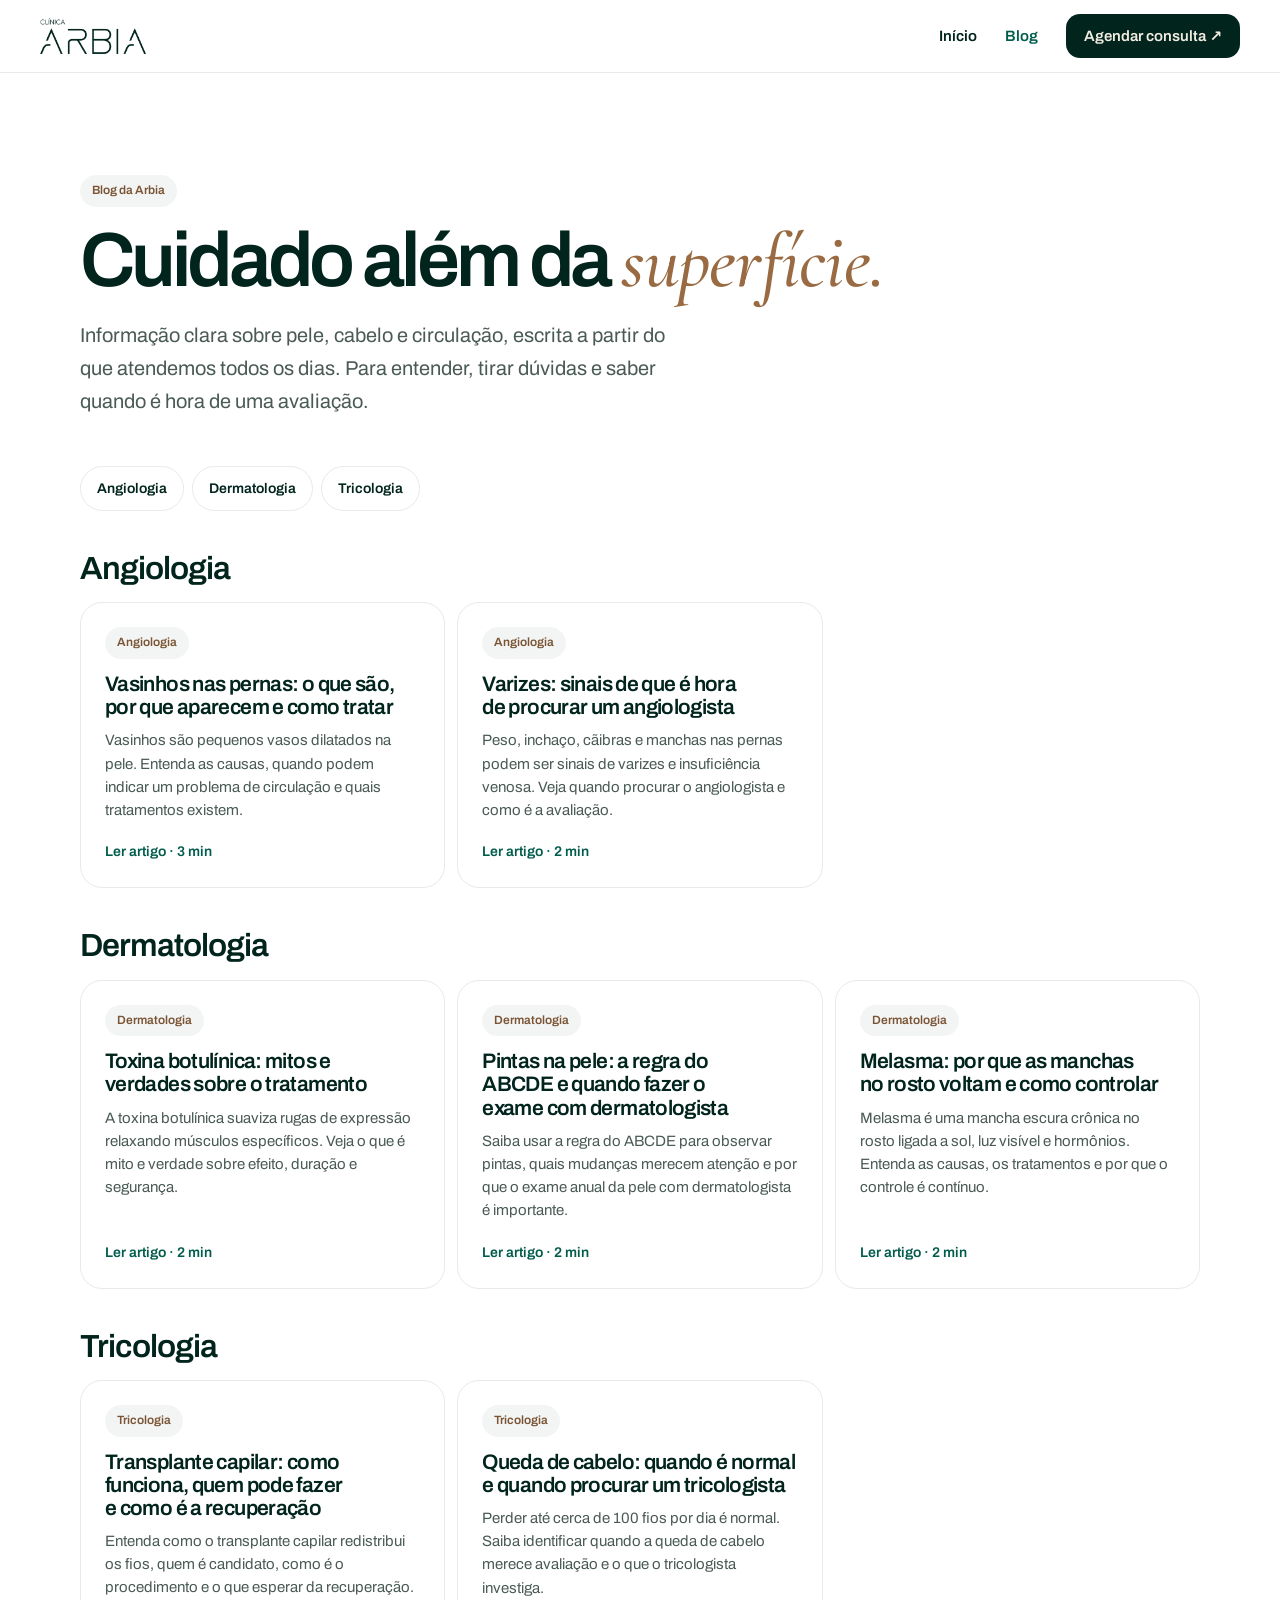
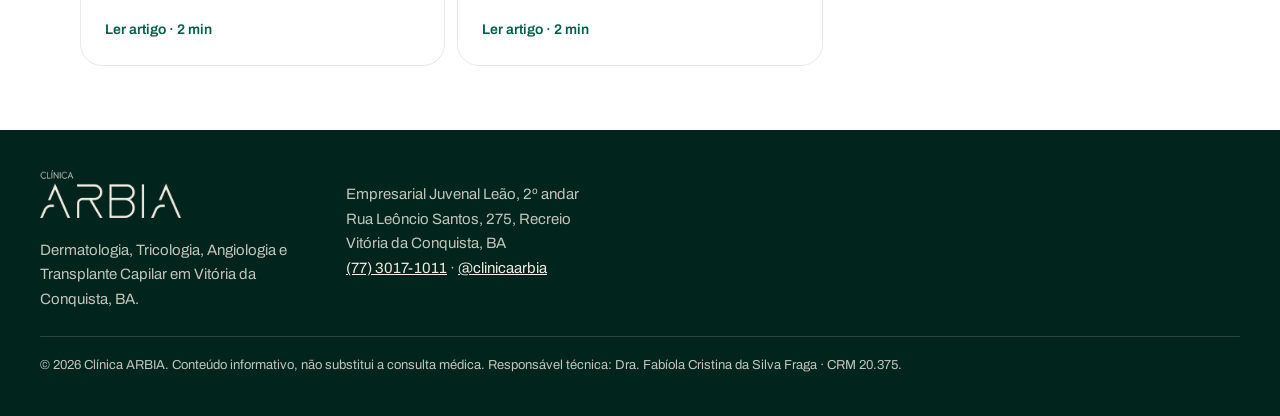
<file: blog/index.html>
<!doctype html>
<html lang="pt-BR">
<head>
<meta charset="utf-8">
<meta name="viewport" content="width=device-width, initial-scale=1">
<title>Blog | Clínica ARBIA — Dermatologia, Tricologia e Angiologia</title>
<meta name="description" content="Artigos da Clínica Arbia sobre pele, cabelo e circulação: dermatologia, tricologia, transplante capilar e angiologia em Vitória da Conquista.">
<link rel="canonical" href="https://www.clinicaarbia.com.br/blog">
<meta name="robots" content="index, follow, max-image-preview:large">
<meta name="theme-color" content="#01241D">
<meta property="og:type" content="website">
<meta property="og:locale" content="pt_BR">
<meta property="og:site_name" content="Clínica ARBIA">
<meta property="og:title" content="Blog | Clínica ARBIA — Dermatologia, Tricologia e Angiologia">
<meta property="og:description" content="Artigos da Clínica Arbia sobre pele, cabelo e circulação: dermatologia, tricologia, transplante capilar e angiologia em Vitória da Conquista.">
<meta property="og:url" content="https://www.clinicaarbia.com.br/blog">
<meta property="og:image" content="https://www.clinicaarbia.com.br/og.jpg">
<meta name="twitter:card" content="summary_large_image">
<link rel="icon" href="/favicon.svg" type="image/svg+xml">
<link rel="preconnect" href="https://fonts.googleapis.com">
<link rel="preconnect" href="https://fonts.gstatic.com" crossorigin>
<link href="https://fonts.googleapis.com/css2?family=Archivo:wght@400;500;600&family=Cormorant+Garamond:ital,wght@1,500&display=swap" rel="stylesheet">
<link rel="stylesheet" href="/blog/blog.css">
<script type="application/ld+json">{"@context": "https://schema.org", "@type": "Blog", "name": "Blog da Clínica ARBIA", "url": "https://www.clinicaarbia.com.br/blog", "inLanguage": "pt-BR", "publisher": {"@type": "MedicalClinic", "@id": "https://www.clinicaarbia.com.br/#clinica", "name": "Clínica ARBIA", "url": "https://www.clinicaarbia.com.br/", "telephone": "+55-77-3017-1011"}, "blogPost": [{"@type": "BlogPosting", "headline": "Vasinhos nas pernas: o que são, por que aparecem e como tratar", "url": "https://www.clinicaarbia.com.br/blog/vasinhos-nas-pernas", "datePublished": "2026-10-23"}, {"@type": "BlogPosting", "headline": "Varizes: sinais de que é hora de procurar um angiologista", "url": "https://www.clinicaarbia.com.br/blog/varizes-sinais-de-alerta", "datePublished": "2026-10-23"}, {"@type": "BlogPosting", "headline": "Transplante capilar: como funciona, quem pode fazer e como é a recuperação", "url": "https://www.clinicaarbia.com.br/blog/transplante-capilar-como-funciona", "datePublished": "2026-10-23"}, {"@type": "BlogPosting", "headline": "Toxina botulínica: mitos e verdades sobre o tratamento", "url": "https://www.clinicaarbia.com.br/blog/toxina-botulinica-mitos-e-verdades", "datePublished": "2026-10-23"}, {"@type": "BlogPosting", "headline": "Queda de cabelo: quando é normal e quando procurar um tricologista", "url": "https://www.clinicaarbia.com.br/blog/queda-de-cabelo-quando-procurar-tricologista", "datePublished": "2026-10-23"}, {"@type": "BlogPosting", "headline": "Pintas na pele: a regra do ABCDE e quando fazer o exame com dermatologista", "url": "https://www.clinicaarbia.com.br/blog/pintas-quando-examinar", "datePublished": "2026-10-23"}, {"@type": "BlogPosting", "headline": "Melasma: por que as manchas no rosto voltam e como controlar", "url": "https://www.clinicaarbia.com.br/blog/melasma-manchas-no-rosto", "datePublished": "2026-10-23"}]}</script>
</head>
<body>
<header class="top">
  <a class="brand" href="/" aria-label="Clínica ARBIA — página inicial"><img src="/logo-arbia-verde.png" alt="Clínica ARBIA" width="105" height="36"></a>
  <nav aria-label="Principal">
    <a href="/">Início</a>
    <a href="/blog" aria-current="page">Blog</a>
    <a class="btn" href="https://wa.me/557730171011?text=Ol%C3%A1%21%20Gostaria%20de%20agendar%20uma%20consulta%20na%20Cl%C3%ADnica%20Arbia." target="_blank" rel="noopener">Agendar consulta ↗</a>
  </nav>
</header>
<main class="blog">
<section class="hero">
<span class="tag">Blog da Arbia</span>
<h1>Cuidado além da <em>superfície.</em></h1>
<p>Informação clara sobre pele, cabelo e circulação, escrita a partir do que atendemos todos os dias. Para entender, tirar dúvidas e saber quando é hora de uma avaliação.</p>
</section>
<div class="filtros" role="list"><a role="listitem" href="#angiologia">Angiologia</a><a role="listitem" href="#dermatologia">Dermatologia</a><a role="listitem" href="#tricologia">Tricologia</a></div>
<section class="area" id="angiologia"><h2>Angiologia</h2><div class="grid">
<a class="card" href="/blog/vasinhos-nas-pernas"><span class="tag">Angiologia</span><h3>Vasinhos nas pernas: o que são, por que aparecem e como tratar</h3><p>Vasinhos são pequenos vasos dilatados na pele. Entenda as causas, quando podem indicar um problema de circulação e quais tratamentos existem.</p><span class="more">Ler artigo · 3 min</span></a>
<a class="card" href="/blog/varizes-sinais-de-alerta"><span class="tag">Angiologia</span><h3>Varizes: sinais de que é hora de procurar um angiologista</h3><p>Peso, inchaço, cãibras e manchas nas pernas podem ser sinais de varizes e insuficiência venosa. Veja quando procurar o angiologista e como é a avaliação.</p><span class="more">Ler artigo · 2 min</span></a>
</div></section>
<section class="area" id="dermatologia"><h2>Dermatologia</h2><div class="grid">
<a class="card" href="/blog/toxina-botulinica-mitos-e-verdades"><span class="tag">Dermatologia</span><h3>Toxina botulínica: mitos e verdades sobre o tratamento</h3><p>A toxina botulínica suaviza rugas de expressão relaxando músculos específicos. Veja o que é mito e verdade sobre efeito, duração e segurança.</p><span class="more">Ler artigo · 2 min</span></a>
<a class="card" href="/blog/pintas-quando-examinar"><span class="tag">Dermatologia</span><h3>Pintas na pele: a regra do ABCDE e quando fazer o exame com dermatologista</h3><p>Saiba usar a regra do ABCDE para observar pintas, quais mudanças merecem atenção e por que o exame anual da pele com dermatologista é importante.</p><span class="more">Ler artigo · 2 min</span></a>
<a class="card" href="/blog/melasma-manchas-no-rosto"><span class="tag">Dermatologia</span><h3>Melasma: por que as manchas no rosto voltam e como controlar</h3><p>Melasma é uma mancha escura crônica no rosto ligada a sol, luz visível e hormônios. Entenda as causas, os tratamentos e por que o controle é contínuo.</p><span class="more">Ler artigo · 2 min</span></a>
</div></section>
<section class="area" id="tricologia"><h2>Tricologia</h2><div class="grid">
<a class="card" href="/blog/transplante-capilar-como-funciona"><span class="tag">Tricologia</span><h3>Transplante capilar: como funciona, quem pode fazer e como é a recuperação</h3><p>Entenda como o transplante capilar redistribui os fios, quem é candidato, como é o procedimento e o que esperar da recuperação.</p><span class="more">Ler artigo · 2 min</span></a>
<a class="card" href="/blog/queda-de-cabelo-quando-procurar-tricologista"><span class="tag">Tricologia</span><h3>Queda de cabelo: quando é normal e quando procurar um tricologista</h3><p>Perder até cerca de 100 fios por dia é normal. Saiba identificar quando a queda de cabelo merece avaliação e o que o tricologista investiga.</p><span class="more">Ler artigo · 2 min</span></a>
</div></section>
</main>
<footer class="foot">
  <div>
    <a class="brand" href="/"><img src="/logo-arbia-creme.png" alt="Clínica ARBIA" width="140" height="48"></a>
    <p>Dermatologia, Tricologia, Angiologia e Transplante Capilar em Vitória da Conquista, BA.</p>
  </div>
  <address>
    Empresarial Juvenal Leão, 2º andar<br>
    Rua Leôncio Santos, 275, Recreio<br>
    Vitória da Conquista, BA<br>
    <a href="tel:+557730171011">(77) 3017-1011</a> · <a href="https://www.instagram.com/clinicaarbia/">@clinicaarbia</a>
  </address>
  <p class="legal">© 2026 Clínica ARBIA. Conteúdo informativo, não substitui a consulta médica. Responsável técnica: Dra. Fabíola Cristina da Silva Fraga · CRM 20.375.</p>
</footer>
</body>
</html>
</file>
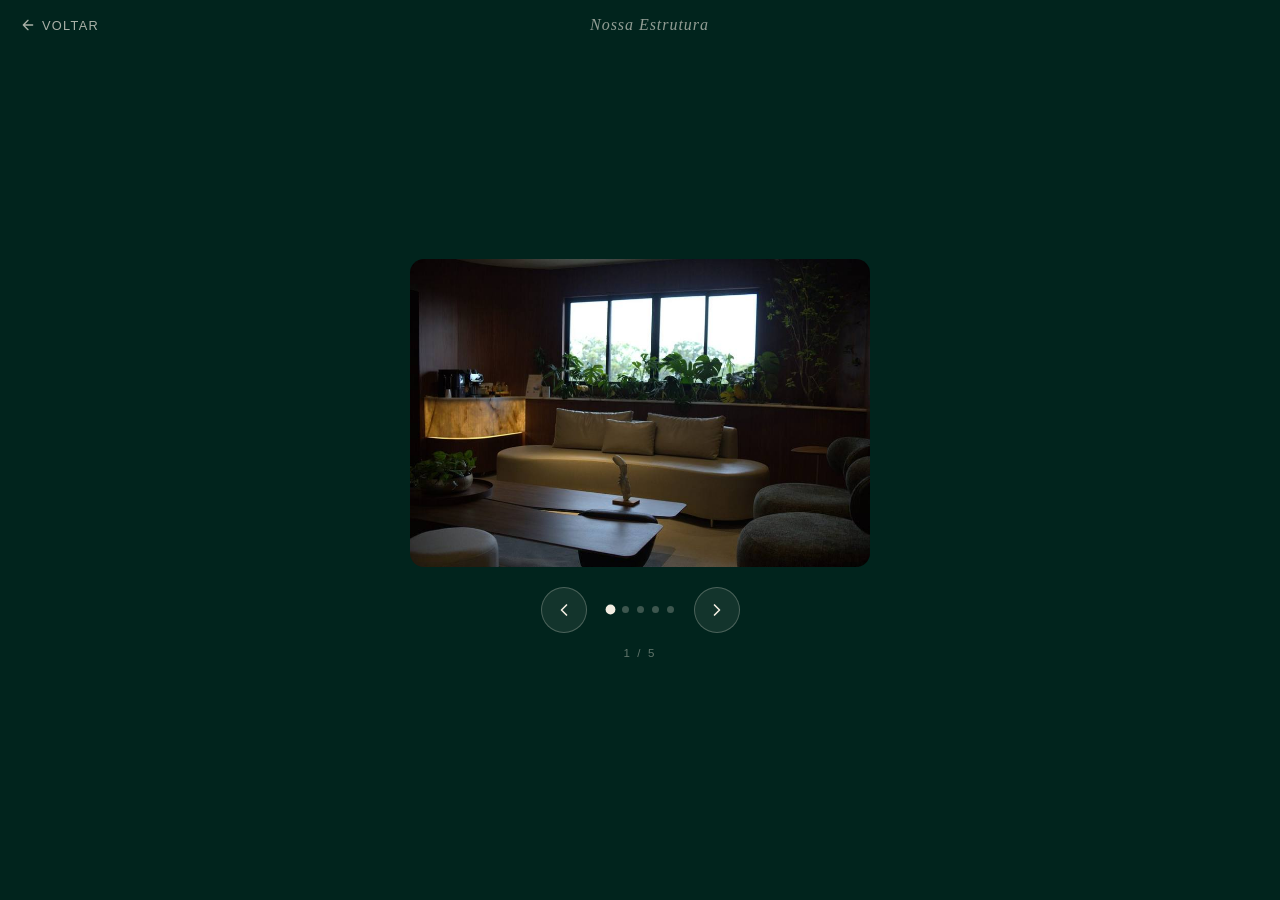
<file: galeria.html>
<!DOCTYPE html>
<html lang="pt-BR">
<head>
<meta charset="UTF-8">
<meta name="viewport" content="width=device-width,initial-scale=1">
<title>Nossa Estrutura — Arbia Clínica</title>
<style>
*{margin:0;padding:0;box-sizing:border-box}
body{background:#01241D;color:#F2EDE2;font-family:sans-serif;min-height:100vh;display:flex;flex-direction:column}
header{display:flex;align-items:center;justify-content:space-between;padding:16px 20px}
.back{color:rgba(242,237,226,.7);text-decoration:none;font-size:.8rem;letter-spacing:.1em;text-transform:uppercase;display:flex;align-items:center;gap:6px}
.back svg{width:16px;height:16px}
.title{font-family:Georgia,serif;font-size:1rem;font-style:italic;color:rgba(242,237,226,.6);letter-spacing:.06em}
.spacer{width:60px}
.gallery{flex:1;display:flex;flex-direction:column;align-items:center;justify-content:center;padding:0 16px 32px}
.slide{display:none;width:100%;max-width:460px}
.slide.active{display:block}
.slide img{width:100%;border-radius:14px;display:block}
.nav{display:flex;align-items:center;gap:20px;margin-top:20px}
.btn{width:46px;height:46px;border-radius:50%;border:1px solid rgba(242,237,226,.25);background:rgba(242,237,226,.08);color:#F2EDE2;display:flex;align-items:center;justify-content:center;cursor:pointer}
.btn svg{width:20px;height:20px;stroke:currentColor;fill:none;stroke-width:2}
.dots{display:flex;gap:8px}
.dot{width:7px;height:7px;border-radius:50%;background:rgba(242,237,226,.25);cursor:pointer;border:none;transition:.2s}
.dot.active{background:#F2EDE2;transform:scale(1.4)}
.counter{font-size:.72rem;letter-spacing:.18em;color:rgba(242,237,226,.4);margin-top:14px}
</style>
</head>
<body>
<header>
  <a href="/instagram" class="back">
    <svg viewBox="0 0 24 24" stroke-width="2" stroke="currentColor" fill="none"><path d="M19 12H5M12 5l-7 7 7 7" stroke-linecap="round" stroke-linejoin="round"/></svg>
    Voltar
  </a>
  <span class="title">Nossa Estrutura</span>
  <div class="spacer"></div>
</header>

<div class="gallery">
  <div class="slide active"><img src="[data-uri]" alt="Estrutura 1"></div>
<div class="slide "><img src="[data-uri]" alt="Estrutura 2"></div>
<div class="slide "><img src="[data-uri]" alt="Estrutura 3"></div>
<div class="slide "><img src="[data-uri]" alt="Estrutura 4"></div>
<div class="slide "><img src="[data-uri]" alt="Estrutura 5"></div>

  <nav class="nav">
    <button class="btn" id="prev"><svg viewBox="0 0 24 24"><path d="M15 18l-6-6 6-6" stroke-linecap="round" stroke-linejoin="round"/></svg></button>
    <div class="dots" id="dots"></div>
    <button class="btn" id="next"><svg viewBox="0 0 24 24"><path d="M9 18l6-6-6-6" stroke-linecap="round" stroke-linejoin="round"/></svg></button>
  </nav>
  <div class="counter" id="counter">1 / 5</div>
</div>

<script>
var cur = 0, n = 5;
var slides = document.querySelectorAll('.slide');
var dots = document.getElementById('dots');
var counter = document.getElementById('counter');

for(var i=0;i<n;i++){
  var d=document.createElement('button');
  d.className='dot'+(i===0?' active':'');
  (function(idx){d.onclick=function(){go(idx);};})(i);
  dots.appendChild(d);
}

function go(x){
  slides[cur].classList.remove('active');
  dots.children[cur].classList.remove('active');
  cur=(x+n)%n;
  slides[cur].classList.add('active');
  dots.children[cur].classList.add('active');
  counter.textContent=(cur+1)+' / '+n;
}

document.getElementById('next').onclick=function(){go(cur+1);};
document.getElementById('prev').onclick=function(){go(cur-1);};

var tx=0;
document.addEventListener('touchstart',function(e){tx=e.touches[0].clientX;},{passive:true});
document.addEventListener('touchend',function(e){
  var dx=e.changedTouches[0].clientX-tx;
  if(Math.abs(dx)>40){if(dx<0)go(cur+1);else go(cur-1);}
});

document.addEventListener('keydown',function(e){
  if(e.key==='ArrowRight')go(cur+1);
  if(e.key==='ArrowLeft')go(cur-1);
});
</script>
</body>
</html>
</file>
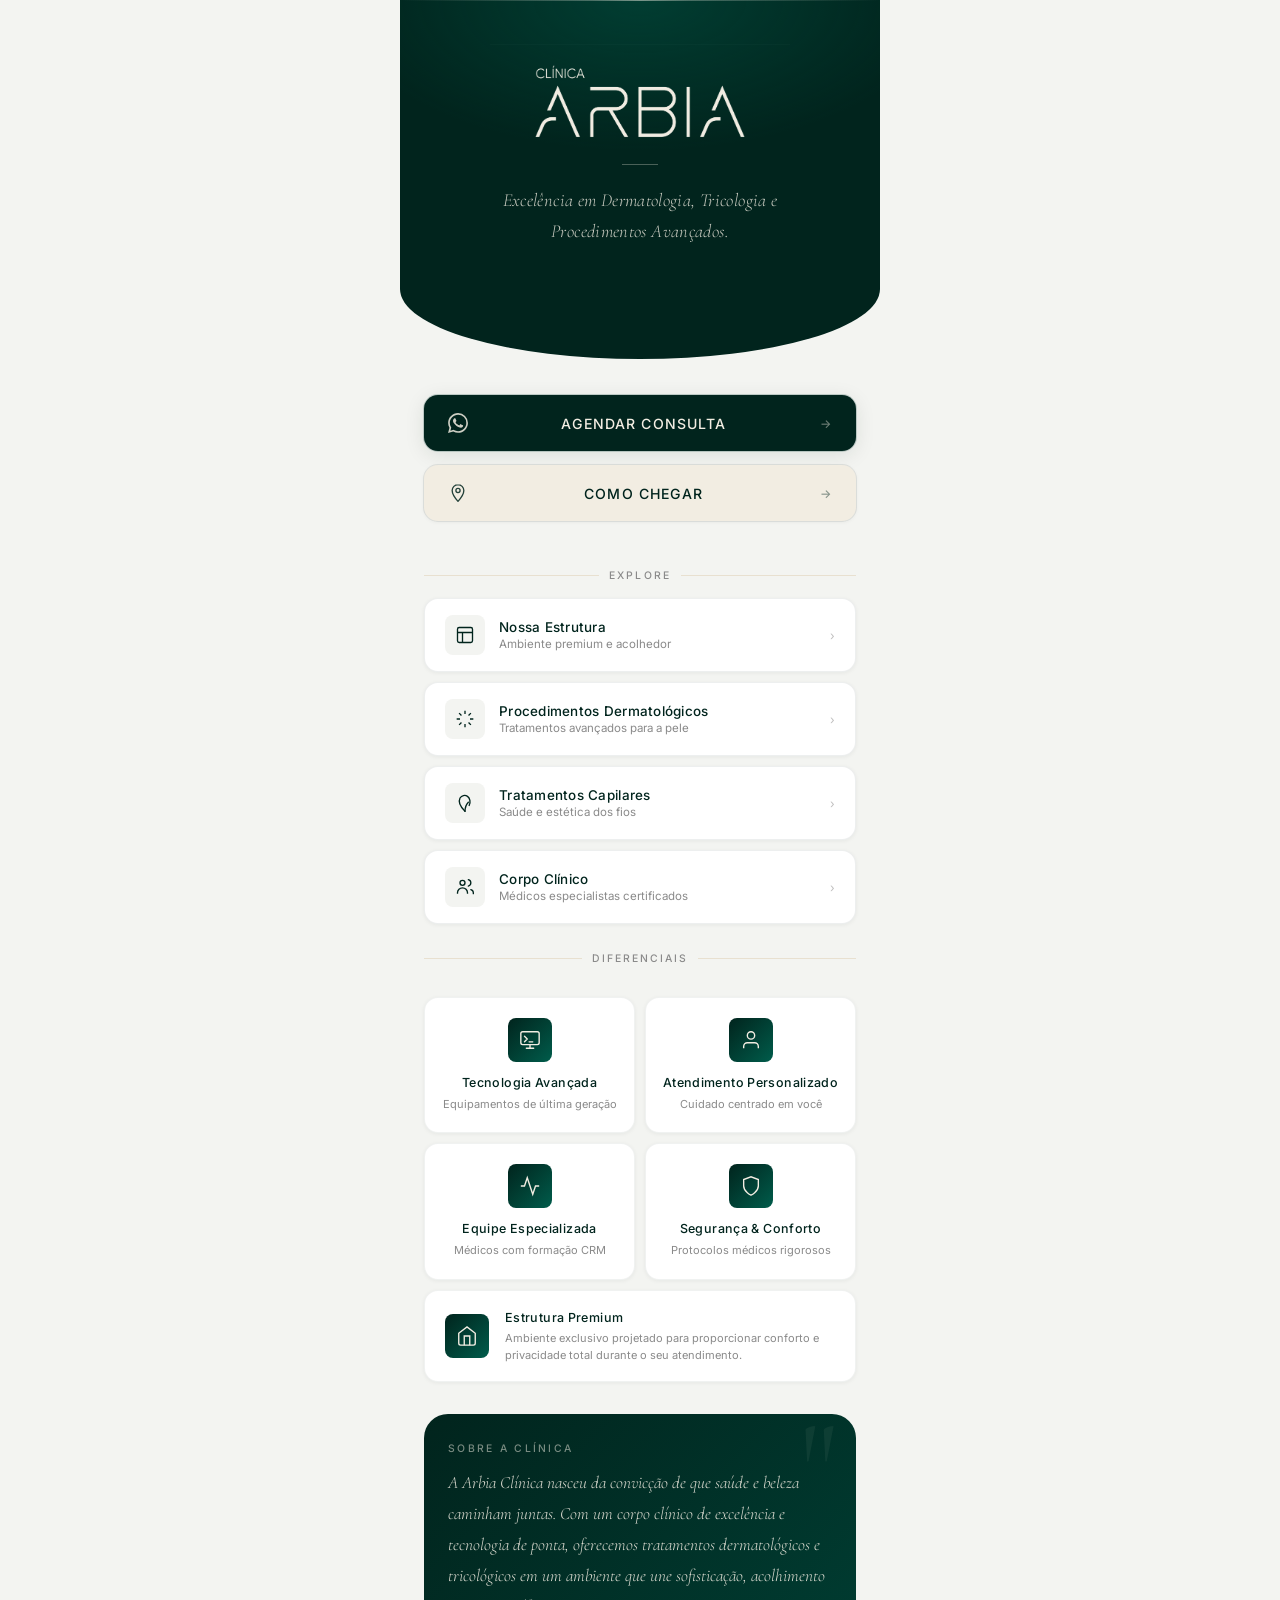
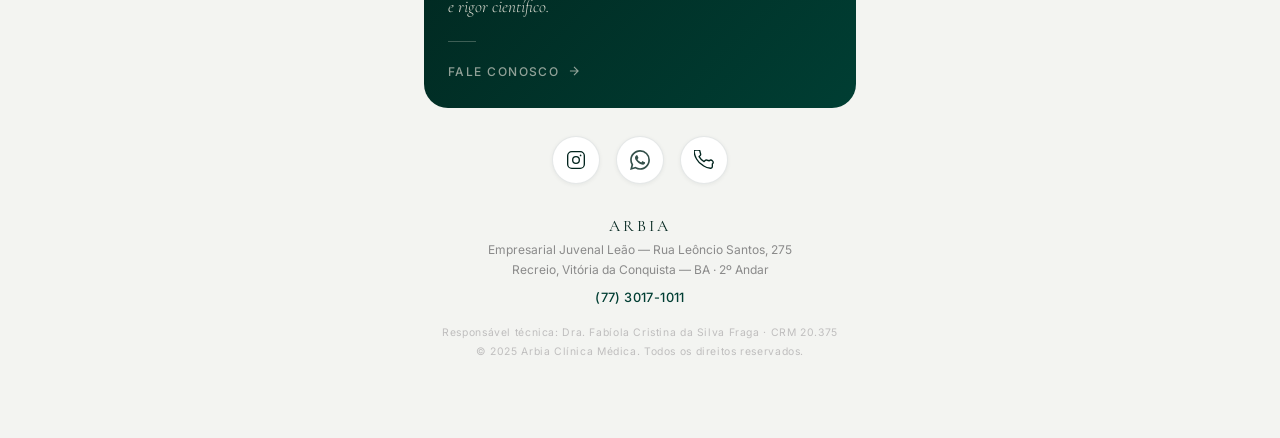
<file: instagram.html>
<!DOCTYPE html>
<html lang="pt-BR">
<head>
  <meta charset="UTF-8" />
  <meta name="viewport" content="width=device-width, initial-scale=1.0" />
  <meta name="description" content="Arbia Clínica — Excelência em Dermatologia, Tricologia e Procedimentos Avançados. Agende sua consulta." />
  <meta name="theme-color" content="#01241D" />
  <title>Arbia Clínica | Dermatologia & Tricologia</title>

  <link rel="preconnect" href="https://fonts.googleapis.com" />
  <link rel="preconnect" href="https://fonts.gstatic.com" crossorigin />
  <link href="https://fonts.googleapis.com/css2?family=Cormorant+Garamond:ital,wght@0,300;0,400;0,500;0,600;1,300;1,400&family=Inter:wght@300;400;500;600&display=swap" rel="stylesheet" />

  <style>
    /* ── Reset & Base ─────────────────────────────────────── */
    *, *::before, *::after { box-sizing: border-box; margin: 0; padding: 0; }

    :root {
      --green-900: #01241D;
      --green-700: #003E33;
      --green-500: #005C4B;
      --cream-100: #F3F4F1;
      --cream-200: #F2EDE2;
      --cream-300: #E8E0D0;
      --gray-300:  #BFBEBE;
      --gray-500:  #8A8A8A;
      --gray-700:  #3C3C3B;
      --white:     #FFFFFF;

      --font-serif: 'Cormorant Garamond', Georgia, serif;
      --font-sans:  'Inter', system-ui, sans-serif;

      --radius-sm:  8px;
      --radius-md:  14px;
      --radius-lg:  24px;
      --radius-full: 9999px;

      --shadow-sm:  0 1px 4px rgba(1,36,29,.06);
      --shadow-md:  0 4px 20px rgba(1,36,29,.10);
      --shadow-lg:  0 8px 40px rgba(1,36,29,.14);

      --transition: 0.28s cubic-bezier(0.4, 0, 0.2, 1);
    }

    html { scroll-behavior: smooth; }

    body {
      font-family: var(--font-sans);
      background-color: var(--cream-100);
      color: var(--green-900);
      min-height: 100vh;
      -webkit-font-smoothing: antialiased;
    }

    /* ── Layout ───────────────────────────────────────────── */
    .page {
      max-width: 480px;
      margin: 0 auto;
      padding: 0 0 60px;
    }

    /* ── Hero ─────────────────────────────────────────────── */
    .hero {
      position: relative;
      background: var(--green-900);
      overflow: hidden;
      padding: 44px 32px 100px;
      text-align: center;
      border-radius: 0 0 50% 50% / 0 0 70px 70px;
    }

    /* Luz radial central — profundidade */
    .hero::before {
      content: '';
      position: absolute;
      inset: 0;
      background:
        radial-gradient(ellipse 90% 60% at 50% 0%, rgba(0,92,75,.45) 0%, transparent 70%),
        radial-gradient(ellipse 50% 30% at 50% 120%, rgba(1,10,8,.8) 0%, transparent 60%);
      pointer-events: none;
      z-index: 0;
    }

    /* Linha decorativa fina no topo */
    .hero-line-top {
      position: absolute;
      top: 0; left: 0; right: 0;
      height: 1px;
      background: linear-gradient(90deg, transparent, rgba(242,237,226,.3) 40%, rgba(242,237,226,.5) 50%, rgba(242,237,226,.3) 60%, transparent);
      z-index: 2;
    }

    /* Remove o arco antigo */
    .hero::after { display: none; }

    .hero-inner { position: relative; z-index: 2; }

    /* ── Logo upload area ─────────────────────────────────── */
    .logo-upload-area {
      display: block;
      width: 100%;
      max-width: 320px;
      margin: 0 auto;
      cursor: pointer;
    }

    .logo-placeholder {
      display: flex;
      flex-direction: column;
      align-items: center;
      justify-content: center;
      gap: 8px;
      height: 110px;
      border: 1.5px dashed rgba(242,237,226,.25);
      border-radius: 12px;
      transition: border-color .2s, background .2s;
    }

    .logo-upload-area:hover .logo-placeholder {
      border-color: rgba(242,237,226,.5);
      background: rgba(242,237,226,.05);
    }

    .logo-placeholder span {
      font-size: .72rem;
      font-weight: 400;
      letter-spacing: .12em;
      text-transform: uppercase;
      color: rgba(242,237,226,.4);
    }

    .logo-img {
      display: block;
      width: 100%;
      max-width: 300px;
      margin: 0 auto 4px;
    }

    .hero-brand {
      font-family: var(--font-serif);
      font-size: 2.4rem;
      font-weight: 400;
      letter-spacing: .18em;
      color: var(--cream-200);
      text-transform: uppercase;
      line-height: 1;
      margin-bottom: 4px;
    }

    .hero-subtitle {
      font-family: var(--font-serif);
      font-size: .85rem;
      font-weight: 300;
      letter-spacing: .35em;
      color: rgba(242,237,226,.6);
      text-transform: uppercase;
      margin-bottom: 22px;
    }

    .hero-divider {
      width: 36px;
      height: 1px;
      background: rgba(242,237,226,.3);
      margin: 0 auto 20px;
    }

    .hero-tagline {
      font-family: var(--font-serif);
      font-size: 1.15rem;
      font-weight: 300;
      font-style: italic;
      color: rgba(242,237,226,.82);
      line-height: 1.7;
      letter-spacing: .02em;
      max-width: 300px;
      margin: 0 auto 12px;
    }

    .hero-badge {
      display: inline-flex;
      align-items: center;
      gap: 6px;
      font-size: .68rem;
      font-weight: 500;
      letter-spacing: .14em;
      text-transform: uppercase;
      color: rgba(242,237,226,.5);
      margin-top: 6px;
    }

    .hero-badge::before,
    .hero-badge::after {
      content: '';
      display: block;
      width: 18px;
      height: 1px;
      background: rgba(242,237,226,.3);
    }

    /* ── Main CTA Buttons ─────────────────────────────────── */
    .cta-section {
      padding: 36px 24px 20px;
      display: flex;
      flex-direction: column;
      gap: 14px;
    }

    .btn-cta {
      display: flex;
      align-items: center;
      justify-content: center;
      gap: 12px;
      padding: 18px 24px;
      border-radius: var(--radius-md);
      font-family: var(--font-sans);
      font-size: .88rem;
      font-weight: 500;
      letter-spacing: .08em;
      text-transform: uppercase;
      text-decoration: none;
      cursor: pointer;
      border: none;
      transition: transform var(--transition), box-shadow var(--transition), background var(--transition);
      position: relative;
      overflow: hidden;
    }

    .btn-cta::after {
      content: '';
      position: absolute;
      inset: 0;
      background: rgba(255,255,255,0);
      transition: background var(--transition);
    }

    .btn-cta:hover::after { background: rgba(255,255,255,.07); }
    .btn-cta:hover { transform: translateY(-2px); }
    .btn-cta:active { transform: translateY(0); }

    .btn-whatsapp {
      background: var(--green-900);
      color: var(--cream-200);
      box-shadow: var(--shadow-md), 0 0 0 1px rgba(0,62,51,.2);
    }
    .btn-whatsapp:hover { box-shadow: var(--shadow-lg), 0 0 0 1px rgba(0,62,51,.3); }

    .btn-location {
      background: var(--cream-200);
      color: var(--green-900);
      box-shadow: var(--shadow-sm), 0 0 0 1px rgba(1,36,29,.08);
    }
    .btn-location:hover { box-shadow: var(--shadow-md), 0 0 0 1px rgba(1,36,29,.12); }

    .btn-cta-icon {
      width: 20px;
      height: 20px;
      flex-shrink: 0;
      opacity: .85;
    }

    .btn-cta-text { flex: 1; text-align: center; }
    .btn-cta-arrow { font-size: .75rem; opacity: .45; }

    /* ── Section Label ────────────────────────────────────── */
    .section-label {
      display: flex;
      align-items: center;
      gap: 10px;
      padding: 0 24px;
      margin: 28px 0 16px;
    }

    .section-label span {
      font-size: .65rem;
      font-weight: 500;
      letter-spacing: .2em;
      text-transform: uppercase;
      color: var(--gray-500);
      white-space: nowrap;
    }

    .section-label::before,
    .section-label::after {
      content: '';
      flex: 1;
      height: 1px;
      background: var(--cream-300);
    }

    /* ── Secondary Buttons ────────────────────────────────── */
    .links-section {
      padding: 0 24px;
      display: flex;
      flex-direction: column;
      gap: 10px;
    }

    .btn-link {
      display: flex;
      align-items: center;
      gap: 14px;
      padding: 16px 20px;
      border-radius: var(--radius-md);
      background: var(--white);
      color: var(--green-900);
      text-decoration: none;
      border: 1px solid rgba(1,36,29,.07);
      box-shadow: var(--shadow-sm);
      transition: transform var(--transition), box-shadow var(--transition), border-color var(--transition);
    }

    .btn-link:hover {
      transform: translateY(-2px);
      box-shadow: var(--shadow-md);
      border-color: rgba(1,36,29,.14);
    }

    .btn-link:active { transform: translateY(0); }

    .btn-link-icon {
      width: 40px;
      height: 40px;
      border-radius: var(--radius-sm);
      background: var(--cream-100);
      display: flex;
      align-items: center;
      justify-content: center;
      flex-shrink: 0;
    }

    .btn-link-icon svg { width: 20px; height: 20px; }

    .btn-link-body { flex: 1; }

    .btn-link-title {
      font-size: .84rem;
      font-weight: 500;
      color: var(--green-900);
      letter-spacing: .02em;
    }

    .btn-link-desc {
      font-size: .72rem;
      color: var(--gray-500);
      margin-top: 2px;
      font-weight: 400;
    }

    .btn-link-arrow {
      font-size: .75rem;
      color: var(--gray-300);
    }

    /* ── Diferenciais Cards ───────────────────────────────── */
    .diff-section {
      padding: 0 24px;
      margin-top: 32px;
    }

    .diff-grid {
      display: grid;
      grid-template-columns: 1fr 1fr;
      gap: 10px;
    }

    .diff-card {
      background: var(--white);
      border: 1px solid rgba(1,36,29,.06);
      border-radius: var(--radius-md);
      padding: 20px 16px;
      text-align: center;
      box-shadow: var(--shadow-sm);
      transition: transform var(--transition), box-shadow var(--transition);
    }

    .diff-card:hover {
      transform: translateY(-3px);
      box-shadow: var(--shadow-md);
    }

    .diff-card-icon {
      width: 44px;
      height: 44px;
      margin: 0 auto 12px;
      background: linear-gradient(135deg, var(--green-900) 0%, var(--green-500) 100%);
      border-radius: var(--radius-sm);
      display: flex;
      align-items: center;
      justify-content: center;
    }

    .diff-card-icon svg { width: 22px; height: 22px; color: var(--cream-200); }

    .diff-card-title {
      font-size: .78rem;
      font-weight: 500;
      color: var(--green-900);
      letter-spacing: .03em;
      line-height: 1.4;
    }

    .diff-card-desc {
      font-size: .69rem;
      color: var(--gray-500);
      margin-top: 4px;
      line-height: 1.5;
    }

    /* Wide card */
    .diff-card--wide {
      grid-column: span 2;
      display: flex;
      align-items: center;
      gap: 16px;
      text-align: left;
      padding: 18px 20px;
    }

    .diff-card--wide .diff-card-icon { flex-shrink: 0; margin: 0; }

    /* ── Institutional ────────────────────────────────────── */
    .institutional {
      margin: 32px 24px 0;
      padding: 28px 24px;
      background: linear-gradient(135deg, var(--green-900) 0%, var(--green-700) 100%);
      border-radius: var(--radius-lg);
      color: var(--cream-200);
      position: relative;
      overflow: hidden;
    }

    .institutional::before {
      content: '"';
      position: absolute;
      top: -10px;
      right: 20px;
      font-family: var(--font-serif);
      font-size: 8rem;
      color: rgba(242,237,226,.06);
      line-height: 1;
      pointer-events: none;
    }

    .institutional-eyebrow {
      font-size: .65rem;
      font-weight: 500;
      letter-spacing: .22em;
      text-transform: uppercase;
      color: rgba(242,237,226,.5);
      margin-bottom: 12px;
    }

    .institutional-text {
      font-family: var(--font-serif);
      font-size: 1.08rem;
      font-weight: 300;
      font-style: italic;
      line-height: 1.8;
      color: rgba(242,237,226,.9);
    }

    .institutional-divider {
      width: 28px;
      height: 1px;
      background: rgba(242,237,226,.25);
      margin: 18px 0;
    }

    .institutional-cta {
      display: inline-flex;
      align-items: center;
      gap: 8px;
      font-size: .75rem;
      font-weight: 500;
      letter-spacing: .12em;
      text-transform: uppercase;
      color: rgba(242,237,226,.6);
      text-decoration: none;
      transition: color var(--transition);
    }

    .institutional-cta:hover { color: var(--cream-200); }

    /* ── Social Strip ─────────────────────────────────────── */
    .social-strip {
      display: flex;
      justify-content: center;
      gap: 16px;
      padding: 28px 24px 0;
    }

    .social-btn {
      width: 48px;
      height: 48px;
      border-radius: var(--radius-full);
      border: 1px solid rgba(1,36,29,.1);
      background: var(--white);
      display: flex;
      align-items: center;
      justify-content: center;
      text-decoration: none;
      color: var(--green-900);
      box-shadow: var(--shadow-sm);
      transition: transform var(--transition), box-shadow var(--transition);
    }

    .social-btn:hover {
      transform: translateY(-2px) scale(1.05);
      box-shadow: var(--shadow-md);
    }

    .social-btn svg { width: 20px; height: 20px; }

    /* ── Footer ───────────────────────────────────────────── */
    footer {
      text-align: center;
      padding: 32px 24px 20px;
    }

    .footer-address {
      font-size: .75rem;
      color: var(--gray-500);
      line-height: 1.7;
      margin-bottom: 6px;
    }

    .footer-phone {
      font-size: .8rem;
      color: var(--green-700);
      font-weight: 500;
      text-decoration: none;
      letter-spacing: .03em;
    }

    .footer-copy {
      font-size: .65rem;
      color: var(--gray-300);
      margin-top: 20px;
      letter-spacing: .06em;
    }

    .footer-logo-text {
      font-family: var(--font-serif);
      font-size: 1rem;
      letter-spacing: .18em;
      color: var(--green-900);
      text-transform: uppercase;
      display: block;
      margin-bottom: 4px;
    }


        /* ── Pulse animation on WhatsApp ──────────────────────── */
    @keyframes pulse-ring {
      0%   { box-shadow: var(--shadow-md), 0 0 0 0 rgba(1,36,29,.25); }
      70%  { box-shadow: var(--shadow-md), 0 0 0 10px rgba(1,36,29,0); }
      100% { box-shadow: var(--shadow-md), 0 0 0 0 rgba(1,36,29,0); }
    }

    .btn-whatsapp { animation: pulse-ring 2.8s ease-out infinite; }

    /* ── Scroll fade-in ───────────────────────────────────── */
    .fade-up {
      opacity: 0;
      transform: translateY(18px);
      transition: opacity .55s ease, transform .55s ease;
    }

    .fade-up.visible {
      opacity: 1;
      transform: translateY(0);
    }

    /* ── Responsive tweaks ────────────────────────────────── */
    @media (max-width: 380px) {
      .hero-brand { font-size: 2rem; }
      .diff-grid { grid-template-columns: 1fr; }
      .diff-card--wide { grid-column: span 1; }
    }
  </style>
</head>

<body>
<main class="page">

  <!-- ═══════════════════════════════════════ HERO ══════ -->
  <section class="hero">
    <div class="hero-line-top"></div>
    <div class="hero-inner">

      <!-- Área de upload da logo -->
      <div class="logo-upload-area" id="logoArea" onclick="document.getElementById('logoInput').click()" title="Clique para enviar sua logo">
        <input type="file" id="logoInput" accept="image/*" style="display:none" />
        <img id="logoPreview" src="[data-uri]" alt="Clínica Arbia" class="logo-img" style="display:block" />
        <div class="logo-placeholder" id="logoPlaceholder" style="display:none">
          <svg width="28" height="28" viewBox="0 0 24 24" fill="none" stroke="rgba(242,237,226,.5)" stroke-width="1.4" aria-hidden="true">
            <rect x="3" y="3" width="18" height="18" rx="3"/>
            <circle cx="8.5" cy="8.5" r="1.5"/>
            <polyline points="21 15 16 10 5 21"/>
          </svg>
          <span>Adicionar logo</span>
        </div>
      </div>

      <div class="hero-divider"></div>
      <p class="hero-tagline">Excelência em Dermatologia, Tricologia e Procedimentos Avançados.</p>
    </div>
  </section>

  <!-- ═══════════════════════════════ CTA PRINCIPAL ══════ -->
  <section class="cta-section">

    <a href="https://wa.me/557730171011?text=Ol%C3%A1!%20Gostaria%20de%20agendar%20uma%20consulta%20na%20Arbia%20Cl%C3%ADnica."
       class="btn-cta btn-whatsapp fade-up" target="_blank" rel="noopener">
      <!-- WhatsApp icon -->
      <svg class="btn-cta-icon" viewBox="0 0 24 24" fill="currentColor" xmlns="http://www.w3.org/2000/svg" aria-hidden="true">
        <path d="M17.472 14.382c-.297-.149-1.758-.867-2.03-.967-.273-.099-.471-.148-.67.15-.197.297-.767.966-.94 1.164-.173.199-.347.223-.644.075-.297-.15-1.255-.463-2.39-1.475-.883-.788-1.48-1.761-1.653-2.059-.173-.297-.018-.458.13-.606.134-.133.298-.347.446-.52.149-.174.198-.298.298-.497.099-.198.05-.371-.025-.52-.075-.149-.669-1.612-.916-2.207-.242-.579-.487-.5-.669-.51-.173-.008-.371-.01-.57-.01-.198 0-.52.074-.792.372-.272.297-1.04 1.016-1.04 2.479 0 1.462 1.065 2.875 1.213 3.074.149.198 2.096 3.2 5.077 4.487.709.306 1.262.489 1.694.625.712.227 1.36.195 1.871.118.571-.085 1.758-.719 2.006-1.413.248-.694.248-1.289.173-1.413-.074-.124-.272-.198-.57-.347m-5.421 7.403h-.004a9.87 9.87 0 01-5.031-1.378l-.361-.214-3.741.982.998-3.648-.235-.374a9.86 9.86 0 01-1.51-5.26c.001-5.45 4.436-9.884 9.888-9.884 2.64 0 5.122 1.03 6.988 2.898a9.825 9.825 0 012.893 6.994c-.003 5.45-4.437 9.884-9.885 9.884m8.413-18.297A11.815 11.815 0 0012.05 0C5.495 0 .16 5.335.157 11.892c0 2.096.547 4.142 1.588 5.945L.057 24l6.305-1.654a11.882 11.882 0 005.683 1.448h.005c6.554 0 11.89-5.335 11.893-11.893a11.821 11.821 0 00-3.48-8.413Z"/>
      </svg>
      <span class="btn-cta-text">Agendar Consulta</span>
      <span class="btn-cta-arrow">→</span>
    </a>

    <a href="https://maps.app.goo.gl/sFwy19ix2t7naZxU6"
       class="btn-cta btn-location fade-up" target="_blank" rel="noopener"
       style="transition-delay:.08s">
      <!-- Location icon -->
      <svg class="btn-cta-icon" viewBox="0 0 24 24" fill="none" xmlns="http://www.w3.org/2000/svg" stroke="currentColor" stroke-width="1.6" aria-hidden="true">
        <path d="M12 2C8.13 2 5 5.13 5 9c0 5.25 7 13 7 13s7-7.75 7-13c0-3.87-3.13-7-7-7z" stroke-linejoin="round"/>
        <circle cx="12" cy="9" r="2.5"/>
      </svg>
      <span class="btn-cta-text">Como Chegar</span>
      <span class="btn-cta-arrow">→</span>
    </a>

  </section>

  <!-- ═══════════════════════════ BOTÕES SECUNDÁRIOS ══════ -->
  <div class="section-label fade-up" style="transition-delay:.1s">
    <span>Explore</span>
  </div>

  <nav class="links-section" aria-label="Navegação principal">

    <a href="/galeria" class="btn-link fade-up" style="transition-delay:.13s">
      <div class="btn-link-icon">
        <!-- Building icon -->
        <svg viewBox="0 0 24 24" fill="none" stroke="var(--green-900)" stroke-width="1.6" xmlns="http://www.w3.org/2000/svg" aria-hidden="true">
          <rect x="3" y="3" width="18" height="18" rx="2"/>
          <path d="M3 9h18M9 21V9"/>
        </svg>
      </div>
      <div class="btn-link-body">
        <div class="btn-link-title">Nossa Estrutura</div>
        <div class="btn-link-desc">Ambiente premium e acolhedor</div>
      </div>
      <span class="btn-link-arrow">›</span>
    </a>

    <a href="#dermatologia" class="btn-link fade-up" style="transition-delay:.16s">
      <div class="btn-link-icon">
        <!-- Sparkle / medical icon -->
        <svg viewBox="0 0 24 24" fill="none" stroke="var(--green-900)" stroke-width="1.6" xmlns="http://www.w3.org/2000/svg" aria-hidden="true">
          <path d="M12 2v4M12 18v4M4.93 4.93l2.83 2.83M16.24 16.24l2.83 2.83M2 12h4M18 12h4M4.93 19.07l2.83-2.83M16.24 7.76l2.83-2.83"/>
        </svg>
      </div>
      <div class="btn-link-body">
        <div class="btn-link-title">Procedimentos Dermatológicos</div>
        <div class="btn-link-desc">Tratamentos avançados para a pele</div>
      </div>
      <span class="btn-link-arrow">›</span>
    </a>

    <a href="#tricologia" class="btn-link fade-up" style="transition-delay:.19s">
      <div class="btn-link-icon">
        <!-- Leaf / hair icon -->
        <svg viewBox="0 0 24 24" fill="none" stroke="var(--green-900)" stroke-width="1.6" xmlns="http://www.w3.org/2000/svg" aria-hidden="true">
          <path d="M12 22C6 16 4 10 6 6c2-3 6-4 9-2s4 7 2 11" stroke-linecap="round"/>
          <path d="M12 22c0-4 1-8 4-11" stroke-linecap="round"/>
        </svg>
      </div>
      <div class="btn-link-body">
        <div class="btn-link-title">Tratamentos Capilares</div>
        <div class="btn-link-desc">Saúde e estética dos fios</div>
      </div>
      <span class="btn-link-arrow">›</span>
    </a>

    <a href="#equipe" class="btn-link fade-up" style="transition-delay:.22s">
      <div class="btn-link-icon">
        <!-- People icon -->
        <svg viewBox="0 0 24 24" fill="none" stroke="var(--green-900)" stroke-width="1.6" xmlns="http://www.w3.org/2000/svg" aria-hidden="true">
          <circle cx="9" cy="7" r="3"/>
          <path d="M3 20v-1a6 6 0 0112 0v1"/>
          <path d="M16 3.13a4 4 0 010 7.75M22 20v-1a4 4 0 00-3-3.87" stroke-linecap="round"/>
        </svg>
      </div>
      <div class="btn-link-body">
        <div class="btn-link-title">Corpo Clínico</div>
        <div class="btn-link-desc">Médicos especialistas certificados</div>
      </div>
      <span class="btn-link-arrow">›</span>
    </a>

  </nav>

  <!-- ═══════════════════════════════ DIFERENCIAIS ══════ -->
  <div class="section-label fade-up" style="transition-delay:.24s">
    <span>Diferenciais</span>
  </div>

  <section class="diff-section fade-up" style="transition-delay:.26s" aria-label="Diferenciais da clínica">
    <div class="diff-grid">

      <div class="diff-card">
        <div class="diff-card-icon">
          <svg viewBox="0 0 24 24" fill="none" stroke="currentColor" stroke-width="1.5" xmlns="http://www.w3.org/2000/svg" aria-hidden="true">
            <rect x="2" y="3" width="20" height="14" rx="2"/>
            <path d="M8 21h8M12 17v4" stroke-linecap="round"/>
            <path d="M6 8l3 3-3 3M11 14h4" stroke-linecap="round" stroke-linejoin="round"/>
          </svg>
        </div>
        <div class="diff-card-title">Tecnologia Avançada</div>
        <div class="diff-card-desc">Equipamentos de última geração</div>
      </div>

      <div class="diff-card">
        <div class="diff-card-icon">
          <svg viewBox="0 0 24 24" fill="none" stroke="currentColor" stroke-width="1.5" xmlns="http://www.w3.org/2000/svg" aria-hidden="true">
            <path d="M20 21v-2a4 4 0 00-4-4H8a4 4 0 00-4 4v2"/>
            <circle cx="12" cy="7" r="4"/>
          </svg>
        </div>
        <div class="diff-card-title">Atendimento Personalizado</div>
        <div class="diff-card-desc">Cuidado centrado em você</div>
      </div>

      <div class="diff-card">
        <div class="diff-card-icon">
          <svg viewBox="0 0 24 24" fill="none" stroke="currentColor" stroke-width="1.5" xmlns="http://www.w3.org/2000/svg" aria-hidden="true">
            <path d="M22 12h-4l-3 9L9 3l-3 9H2"/>
          </svg>
        </div>
        <div class="diff-card-title">Equipe Especializada</div>
        <div class="diff-card-desc">Médicos com formação CRM</div>
      </div>

      <div class="diff-card">
        <div class="diff-card-icon">
          <svg viewBox="0 0 24 24" fill="none" stroke="currentColor" stroke-width="1.5" xmlns="http://www.w3.org/2000/svg" aria-hidden="true">
            <path d="M12 22s8-4 8-10V5l-8-3-8 3v7c0 6 8 10 8 10z"/>
          </svg>
        </div>
        <div class="diff-card-title">Segurança &amp; Conforto</div>
        <div class="diff-card-desc">Protocolos médicos rigorosos</div>
      </div>

      <div class="diff-card diff-card--wide">
        <div class="diff-card-icon">
          <svg viewBox="0 0 24 24" fill="none" stroke="currentColor" stroke-width="1.5" xmlns="http://www.w3.org/2000/svg" aria-hidden="true">
            <path d="M3 9l9-7 9 7v11a2 2 0 01-2 2H5a2 2 0 01-2-2z"/>
            <polyline points="9 22 9 12 15 12 15 22"/>
          </svg>
        </div>
        <div>
          <div class="diff-card-title">Estrutura Premium</div>
          <div class="diff-card-desc">Ambiente exclusivo projetado para proporcionar conforto e privacidade total durante o seu atendimento.</div>
        </div>
      </div>

    </div>
  </section>

  <!-- ═══════════════════════════════ INSTITUCIONAL ══════ -->
  <section class="institutional fade-up" style="transition-delay:.3s" aria-labelledby="inst-heading">
    <div class="institutional-eyebrow" id="inst-heading">Sobre a Clínica</div>
    <p class="institutional-text">
      A Arbia Clínica nasceu da convicção de que saúde e beleza caminham juntas. Com um corpo clínico de excelência e tecnologia de ponta, oferecemos tratamentos dermatológicos e tricológicos em um ambiente que une sofisticação, acolhimento e rigor científico.
    </p>
    <div class="institutional-divider"></div>
    <a href="https://wa.me/557730171011?text=Ol%C3%A1!%20Gostaria%20de%20saber%20mais%20sobre%20a%20Arbia%20Cl%C3%ADnica."
       class="institutional-cta" target="_blank" rel="noopener">
      Fale conosco
      <svg width="14" height="14" viewBox="0 0 24 24" fill="none" stroke="currentColor" stroke-width="2" aria-hidden="true">
        <path d="M5 12h14M12 5l7 7-7 7"/>
      </svg>
    </a>
  </section>

  <!-- ═══════════════════════════════════ SOCIAL ══════ -->
  <div class="social-strip fade-up" style="transition-delay:.34s">

    <!-- Instagram -->
    <a href="https://www.instagram.com/drafabiolafraga" class="social-btn" target="_blank" rel="noopener" aria-label="Instagram da Arbia Clínica">
      <svg viewBox="0 0 24 24" fill="none" stroke="currentColor" stroke-width="1.6" xmlns="http://www.w3.org/2000/svg" aria-hidden="true">
        <rect x="2" y="2" width="20" height="20" rx="5" ry="5"/>
        <circle cx="12" cy="12" r="4"/>
        <circle cx="17.5" cy="6.5" r="1" fill="currentColor" stroke="none"/>
      </svg>
    </a>

    <!-- WhatsApp -->
    <a href="https://wa.me/557730171011" class="social-btn" target="_blank" rel="noopener" aria-label="WhatsApp da Arbia Clínica">
      <svg viewBox="0 0 24 24" fill="currentColor" xmlns="http://www.w3.org/2000/svg" aria-hidden="true">
        <path d="M17.472 14.382c-.297-.149-1.758-.867-2.03-.967-.273-.099-.471-.148-.67.15-.197.297-.767.966-.94 1.164-.173.199-.347.223-.644.075-.297-.15-1.255-.463-2.39-1.475-.883-.788-1.48-1.761-1.653-2.059-.173-.297-.018-.458.13-.606.134-.133.298-.347.446-.52.149-.174.198-.298.298-.497.099-.198.05-.371-.025-.52-.075-.149-.669-1.612-.916-2.207-.242-.579-.487-.5-.669-.51-.173-.008-.371-.01-.57-.01-.198 0-.52.074-.792.372-.272.297-1.04 1.016-1.04 2.479 0 1.462 1.065 2.875 1.213 3.074.149.198 2.096 3.2 5.077 4.487.709.306 1.262.489 1.694.625.712.227 1.36.195 1.871.118.571-.085 1.758-.719 2.006-1.413.248-.694.248-1.289.173-1.413-.074-.124-.272-.198-.57-.347m-5.421 7.403h-.004a9.87 9.87 0 01-5.031-1.378l-.361-.214-3.741.982.998-3.648-.235-.374a9.86 9.86 0 01-1.51-5.26c.001-5.45 4.436-9.884 9.888-9.884 2.64 0 5.122 1.03 6.988 2.898a9.825 9.825 0 012.893 6.994c-.003 5.45-4.437 9.884-9.885 9.884m8.413-18.297A11.815 11.815 0 0012.05 0C5.495 0 .16 5.335.157 11.892c0 2.096.547 4.142 1.588 5.945L.057 24l6.305-1.654a11.882 11.882 0 005.683 1.448h.005c6.554 0 11.89-5.335 11.893-11.893a11.821 11.821 0 00-3.48-8.413Z" opacity=".8"/>
      </svg>
    </a>

    <!-- Phone -->
    <a href="tel:+5500000000000" class="social-btn" aria-label="Telefone da Arbia Clínica">
      <svg viewBox="0 0 24 24" fill="none" stroke="currentColor" stroke-width="1.6" xmlns="http://www.w3.org/2000/svg" aria-hidden="true">
        <path d="M22 16.92v3a2 2 0 01-2.18 2 19.79 19.79 0 01-8.63-3.07A19.5 19.5 0 013.07 10.8 19.79 19.79 0 01.18 2.22 2 2 0 012.16 0h3a2 2 0 012 1.72c.127.96.361 1.903.7 2.81a2 2 0 01-.45 2.11L6.09 7.91a16 16 0 006 6l1.27-1.27a2 2 0 012.11-.45c.907.339 1.85.573 2.81.7A2 2 0 0122 16.92z" stroke-linejoin="round"/>
      </svg>
    </a>

  </div>

  <!-- ═══════════════════════════════════ FOOTER ══════ -->
  <footer>
    <span class="footer-logo-text">Arbia</span>
    <p class="footer-address">
      Empresarial Juvenal Leão — Rua Leôncio Santos, 275<br>
      Recreio, Vitória da Conquista — BA · 2º Andar
    </p>
    <a href="tel:+557730171011" class="footer-phone">(77) 3017-1011</a>
    <p class="footer-copy">Responsável técnica: Dra. Fabíola Cristina da Silva Fraga · CRM 20.375</p>
    <p class="footer-copy" style="margin-top:6px">© 2025 Arbia Clínica Médica. Todos os direitos reservados.</p>
  </footer>


</main>

<script>
  // Intersection Observer — fade-up on scroll
  const observer = new IntersectionObserver(
    entries => entries.forEach(e => { if (e.isIntersecting) { e.target.classList.add('visible'); observer.unobserve(e.target); } }),
    { threshold: 0.12 }
  );
  document.querySelectorAll('.fade-up').forEach(el => observer.observe(el));

  // Upload de logo
  const input       = document.getElementById('logoInput');
  const preview     = document.getElementById('logoPreview');
  const placeholder = document.getElementById('logoPlaceholder');

  input.addEventListener('change', function () {
    const file = this.files[0];
    if (!file) return;
    const reader = new FileReader();
    reader.onload = e => {
      preview.src = e.target.result;
      preview.style.display = 'block';
      placeholder.style.display = 'none';
    };
    reader.readAsDataURL(file);
  });
</script>
</body>
</html>
</file>
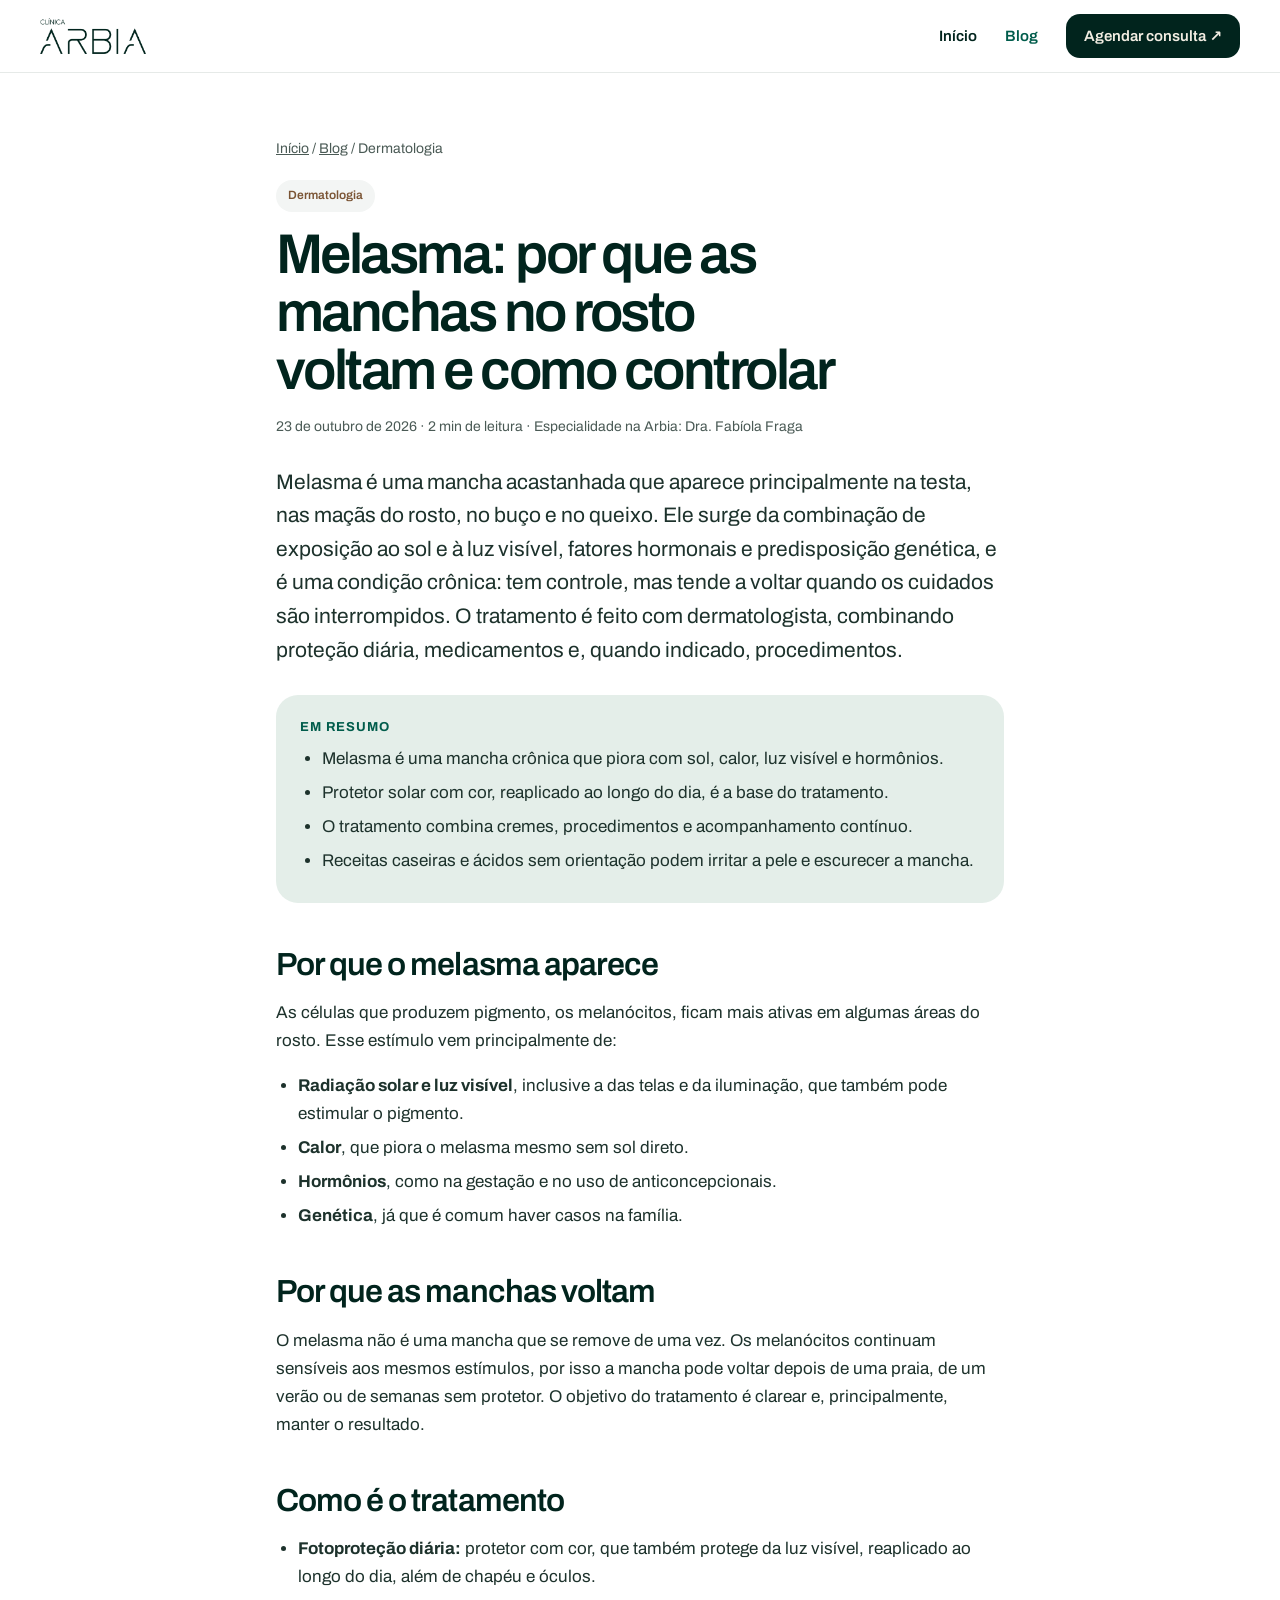
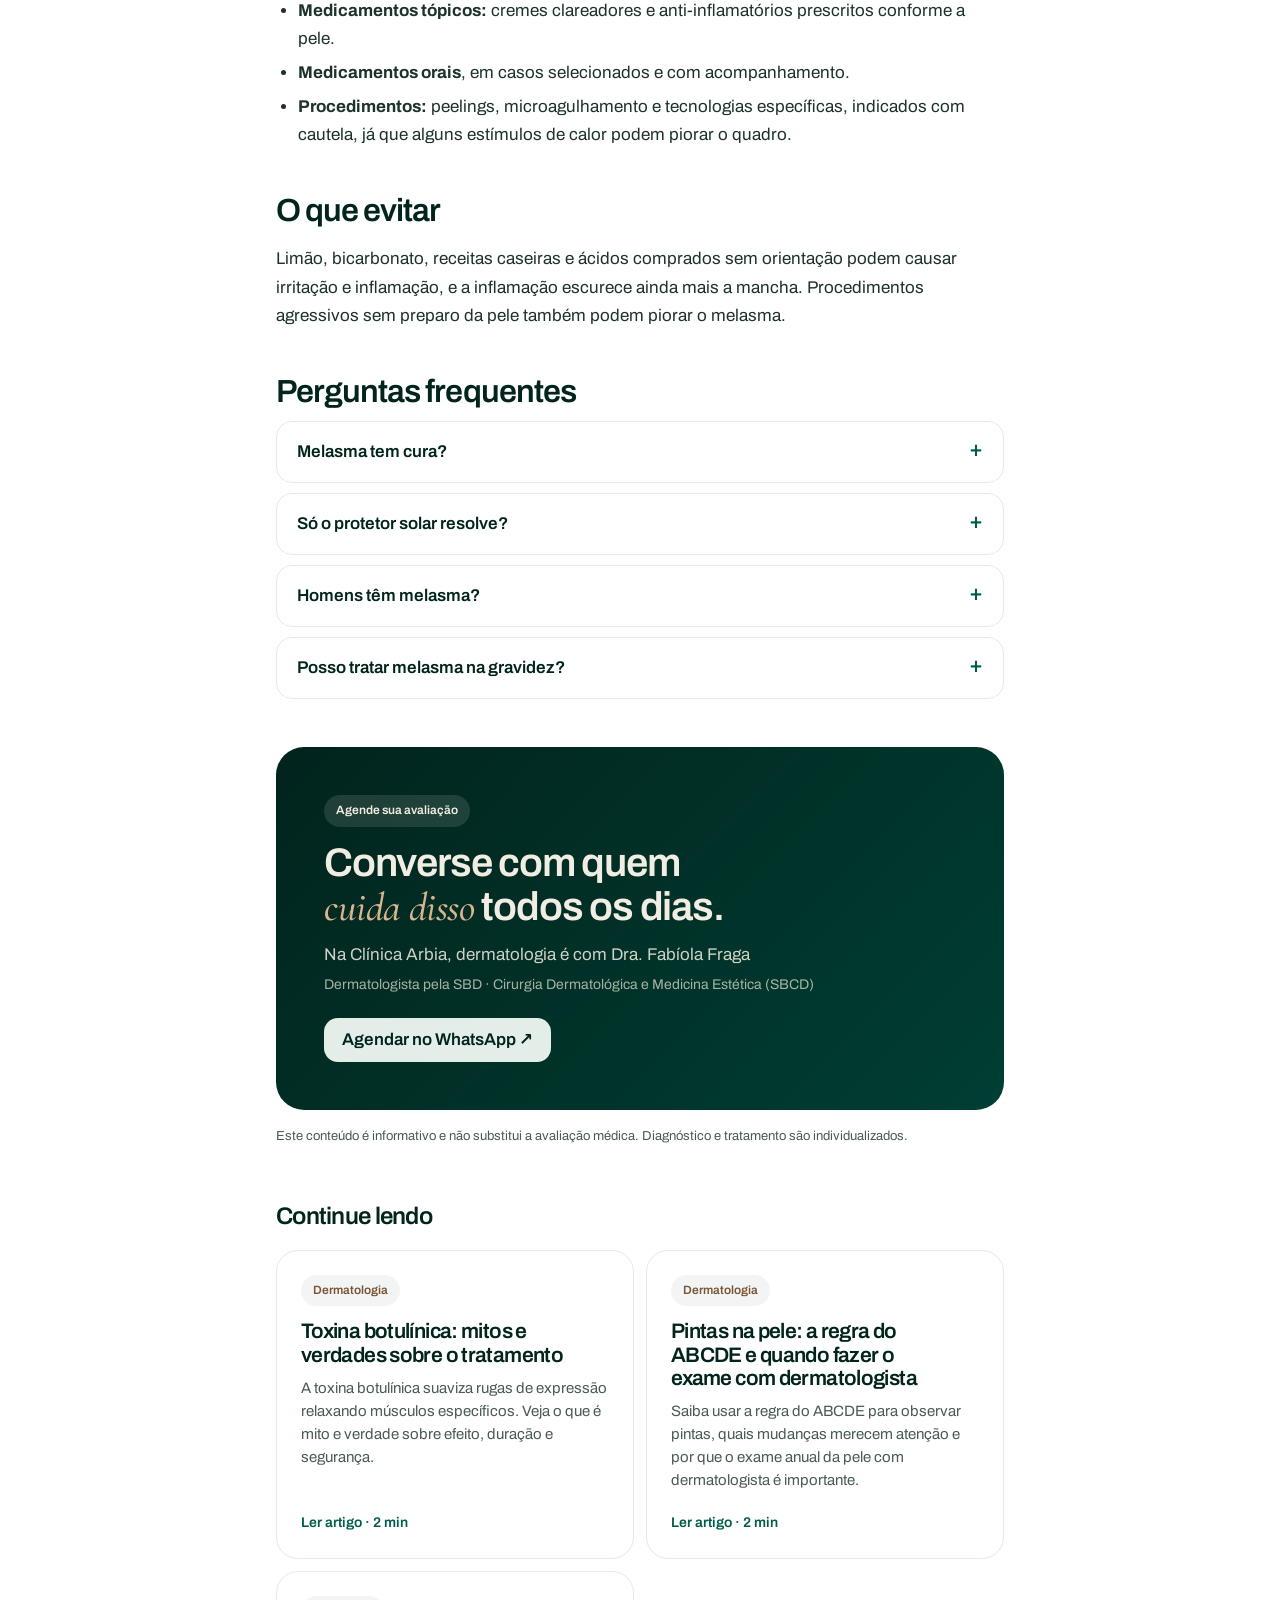
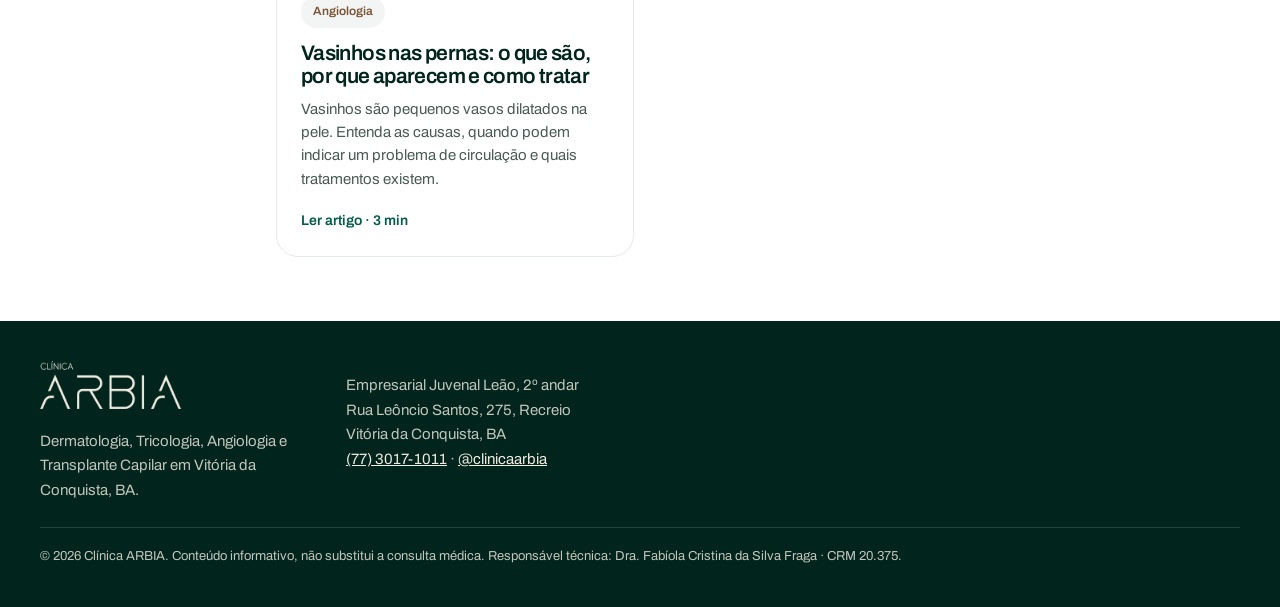
<file: blog/melasma-manchas-no-rosto.html>
<!doctype html>
<html lang="pt-BR">
<head>
<meta charset="utf-8">
<meta name="viewport" content="width=device-width, initial-scale=1">
<title>Melasma: por que as manchas no rosto voltam e como controlar | Clínica ARBIA</title>
<meta name="description" content="Melasma é uma mancha escura crônica no rosto ligada a sol, luz visível e hormônios. Entenda as causas, os tratamentos e por que o controle é contínuo.">
<link rel="canonical" href="https://www.clinicaarbia.com.br/blog/melasma-manchas-no-rosto">
<meta name="robots" content="index, follow, max-image-preview:large">
<meta name="theme-color" content="#01241D">
<meta property="og:type" content="article">
<meta property="og:locale" content="pt_BR">
<meta property="og:site_name" content="Clínica ARBIA">
<meta property="og:title" content="Melasma: por que as manchas no rosto voltam e como controlar | Clínica ARBIA">
<meta property="og:description" content="Melasma é uma mancha escura crônica no rosto ligada a sol, luz visível e hormônios. Entenda as causas, os tratamentos e por que o controle é contínuo.">
<meta property="og:url" content="https://www.clinicaarbia.com.br/blog/melasma-manchas-no-rosto">
<meta property="og:image" content="https://www.clinicaarbia.com.br/og.jpg">
<meta name="twitter:card" content="summary_large_image">
<link rel="icon" href="/favicon.svg" type="image/svg+xml">
<link rel="preconnect" href="https://fonts.googleapis.com">
<link rel="preconnect" href="https://fonts.gstatic.com" crossorigin>
<link href="https://fonts.googleapis.com/css2?family=Archivo:wght@400;500;600&family=Cormorant+Garamond:ital,wght@1,500&display=swap" rel="stylesheet">
<link rel="stylesheet" href="/blog/blog.css">
<script type="application/ld+json">{"@context": "https://schema.org", "@graph": [{"@type": "BlogPosting", "headline": "Melasma: por que as manchas no rosto voltam e como controlar", "description": "Melasma é uma mancha escura crônica no rosto ligada a sol, luz visível e hormônios. Entenda as causas, os tratamentos e por que o controle é contínuo.", "datePublished": "2026-10-23", "dateModified": "2026-10-23", "inLanguage": "pt-BR", "mainEntityOfPage": "https://www.clinicaarbia.com.br/blog/melasma-manchas-no-rosto", "image": "https://www.clinicaarbia.com.br/og.jpg", "author": {"@type": "Organization", "name": "Clínica ARBIA", "url": "https://www.clinicaarbia.com.br/"}, "publisher": {"@type": "MedicalClinic", "@id": "https://www.clinicaarbia.com.br/#clinica", "name": "Clínica ARBIA", "url": "https://www.clinicaarbia.com.br/", "telephone": "+55-77-3017-1011"}, "about": "Dermatologia", "articleSection": "Dermatologia"}, {"@type": "BreadcrumbList", "itemListElement": [{"@type": "ListItem", "position": 1, "name": "Início", "item": "https://www.clinicaarbia.com.br/"}, {"@type": "ListItem", "position": 2, "name": "Blog", "item": "https://www.clinicaarbia.com.br/blog"}, {"@type": "ListItem", "position": 3, "name": "Melasma: por que as manchas no rosto voltam e como controlar", "item": "https://www.clinicaarbia.com.br/blog/melasma-manchas-no-rosto"}]}, {"@type": "FAQPage", "mainEntity": [{"@type": "Question", "name": "Melasma tem cura?", "acceptedAnswer": {"@type": "Answer", "text": "Melasma é crônico. Com tratamento e cuidados contínuos, é possível clarear bastante e manter a pele controlada por longos períodos."}}, {"@type": "Question", "name": "Só o protetor solar resolve?", "acceptedAnswer": {"@type": "Answer", "text": "O protetor é indispensável, mas sozinho costuma não ser suficiente para clarear manchas já instaladas. Ele é a base sobre a qual os outros tratamentos funcionam."}}, {"@type": "Question", "name": "Homens têm melasma?", "acceptedAnswer": {"@type": "Answer", "text": "Sim. É mais frequente em mulheres, mas também acontece em homens, principalmente com exposição solar intensa."}}, {"@type": "Question", "name": "Posso tratar melasma na gravidez?", "acceptedAnswer": {"@type": "Answer", "text": "Algumas opções são seguras na gestação e outras não. A dermatologista orienta o que pode ser feito em cada fase."}}]}]}</script>
</head>
<body>
<header class="top">
  <a class="brand" href="/" aria-label="Clínica ARBIA — página inicial"><img src="/logo-arbia-verde.png" alt="Clínica ARBIA" width="105" height="36"></a>
  <nav aria-label="Principal">
    <a href="/">Início</a>
    <a href="/blog" aria-current="page">Blog</a>
    <a class="btn" href="https://wa.me/557730171011?text=Ol%C3%A1%21%20Li%20o%20artigo%20%22Melasma%3A%20por%20que%20as%20manchas%20no%20rosto%20voltam%20e%20como%20controlar%22%20no%20blog%20e%20gostaria%20de%20agendar%20uma%20avalia%C3%A7%C3%A3o%20na%20Cl%C3%ADnica%20Arbia." target="_blank" rel="noopener">Agendar consulta ↗</a>
  </nav>
</header>
<main class="post">
<nav class="crumbs" aria-label="Trilha"><a href="/">Início</a> / <a href="/blog">Blog</a> / <span>Dermatologia</span></nav>
<span class="tag">Dermatologia</span>
<h1>Melasma: por que as manchas no rosto voltam e como controlar</h1>
<p class="meta"><time datetime="2026-10-23">23 de outubro de 2026</time> · 2 min de leitura · Especialidade na Arbia: Dra. Fabíola Fraga</p>
<article>
<div class="lead"><p>Melasma é uma mancha acastanhada que aparece principalmente na testa, nas maçãs do rosto, no buço e no queixo. Ele surge da combinação de exposição ao sol e à luz visível, fatores hormonais e predisposição genética, e é uma condição crônica: tem controle, mas tende a voltar quando os cuidados são interrompidos. O tratamento é feito com dermatologista, combinando proteção diária, medicamentos e, quando indicado, procedimentos.</p></div>
<aside class="resumo" aria-label="Resumo"><strong>Em resumo</strong><ul><li>Melasma é uma mancha crônica que piora com sol, calor, luz visível e hormônios.</li><li>Protetor solar com cor, reaplicado ao longo do dia, é a base do tratamento.</li><li>O tratamento combina cremes, procedimentos e acompanhamento contínuo.</li><li>Receitas caseiras e ácidos sem orientação podem irritar a pele e escurecer a mancha.</li></ul></aside>
<h2 id="por-que-o-melasma-aparece">Por que o melasma aparece</h2>
<p>As células que produzem pigmento, os melanócitos, ficam mais ativas em algumas áreas do rosto. Esse estímulo vem principalmente de:</p>
<ul><li><strong>Radiação solar e luz visível</strong>, inclusive a das telas e da iluminação, que também pode estimular o pigmento.</li><li><strong>Calor</strong>, que piora o melasma mesmo sem sol direto.</li><li><strong>Hormônios</strong>, como na gestação e no uso de anticoncepcionais.</li><li><strong>Genética</strong>, já que é comum haver casos na família.</li></ul>
<h2 id="por-que-as-manchas-voltam">Por que as manchas voltam</h2>
<p>O melasma não é uma mancha que se remove de uma vez. Os melanócitos continuam sensíveis aos mesmos estímulos, por isso a mancha pode voltar depois de uma praia, de um verão ou de semanas sem protetor. O objetivo do tratamento é clarear e, principalmente, manter o resultado.</p>
<h2 id="como-e-o-tratamento">Como é o tratamento</h2>
<ul><li><strong>Fotoproteção diária:</strong> protetor com cor, que também protege da luz visível, reaplicado ao longo do dia, além de chapéu e óculos.</li><li><strong>Medicamentos tópicos:</strong> cremes clareadores e anti-inflamatórios prescritos conforme a pele.</li><li><strong>Medicamentos orais</strong>, em casos selecionados e com acompanhamento.</li><li><strong>Procedimentos:</strong> peelings, microagulhamento e tecnologias específicas, indicados com cautela, já que alguns estímulos de calor podem piorar o quadro.</li></ul>
<h2 id="o-que-evitar">O que evitar</h2>
<p>Limão, bicarbonato, receitas caseiras e ácidos comprados sem orientação podem causar irritação e inflamação, e a inflamação escurece ainda mais a mancha. Procedimentos agressivos sem preparo da pele também podem piorar o melasma.</p>
<section class="faq"><h2 id="perguntas-frequentes">Perguntas frequentes</h2>
<details><summary>Melasma tem cura?</summary><p>Melasma é crônico. Com tratamento e cuidados contínuos, é possível clarear bastante e manter a pele controlada por longos períodos.</p></details>
<details><summary>Só o protetor solar resolve?</summary><p>O protetor é indispensável, mas sozinho costuma não ser suficiente para clarear manchas já instaladas. Ele é a base sobre a qual os outros tratamentos funcionam.</p></details>
<details><summary>Homens têm melasma?</summary><p>Sim. É mais frequente em mulheres, mas também acontece em homens, principalmente com exposição solar intensa.</p></details>
<details><summary>Posso tratar melasma na gravidez?</summary><p>Algumas opções são seguras na gestação e outras não. A dermatologista orienta o que pode ser feito em cada fase.</p></details>
</section>
</article>
<section class="cta">
  <span class="tag tag-dark">Agende sua avaliação</span>
  <h2>Converse com quem <em>cuida disso</em> todos os dias.</h2>
  <p>Na Clínica Arbia, dermatologia é com Dra. Fabíola Fraga<span class="cargo">Dermatologista pela SBD · Cirurgia Dermatológica e Medicina Estética (SBCD)</span></p>
  <a class="btn btn-light" href="https://wa.me/557730171011?text=Ol%C3%A1%21%20Li%20o%20artigo%20%22Melasma%3A%20por%20que%20as%20manchas%20no%20rosto%20voltam%20e%20como%20controlar%22%20no%20blog%20e%20gostaria%20de%20agendar%20uma%20avalia%C3%A7%C3%A3o%20na%20Cl%C3%ADnica%20Arbia." target="_blank" rel="noopener">Agendar no WhatsApp ↗</a>
</section>
<p class="aviso">Este conteúdo é informativo e não substitui a avaliação médica. Diagnóstico e tratamento são individualizados.</p>
<section class="rel"><h2>Continue lendo</h2><div class="grid">
<a class="card" href="/blog/toxina-botulinica-mitos-e-verdades"><span class="tag">Dermatologia</span><h3>Toxina botulínica: mitos e verdades sobre o tratamento</h3><p>A toxina botulínica suaviza rugas de expressão relaxando músculos específicos. Veja o que é mito e verdade sobre efeito, duração e segurança.</p><span class="more">Ler artigo · 2 min</span></a>
<a class="card" href="/blog/pintas-quando-examinar"><span class="tag">Dermatologia</span><h3>Pintas na pele: a regra do ABCDE e quando fazer o exame com dermatologista</h3><p>Saiba usar a regra do ABCDE para observar pintas, quais mudanças merecem atenção e por que o exame anual da pele com dermatologista é importante.</p><span class="more">Ler artigo · 2 min</span></a>
<a class="card" href="/blog/vasinhos-nas-pernas"><span class="tag">Angiologia</span><h3>Vasinhos nas pernas: o que são, por que aparecem e como tratar</h3><p>Vasinhos são pequenos vasos dilatados na pele. Entenda as causas, quando podem indicar um problema de circulação e quais tratamentos existem.</p><span class="more">Ler artigo · 3 min</span></a>
</div></section>
</main>
<footer class="foot">
  <div>
    <a class="brand" href="/"><img src="/logo-arbia-creme.png" alt="Clínica ARBIA" width="140" height="48"></a>
    <p>Dermatologia, Tricologia, Angiologia e Transplante Capilar em Vitória da Conquista, BA.</p>
  </div>
  <address>
    Empresarial Juvenal Leão, 2º andar<br>
    Rua Leôncio Santos, 275, Recreio<br>
    Vitória da Conquista, BA<br>
    <a href="tel:+557730171011">(77) 3017-1011</a> · <a href="https://www.instagram.com/clinicaarbia/">@clinicaarbia</a>
  </address>
  <p class="legal">© 2026 Clínica ARBIA. Conteúdo informativo, não substitui a consulta médica. Responsável técnica: Dra. Fabíola Cristina da Silva Fraga · CRM 20.375.</p>
</footer>
</body>
</html>
</file>
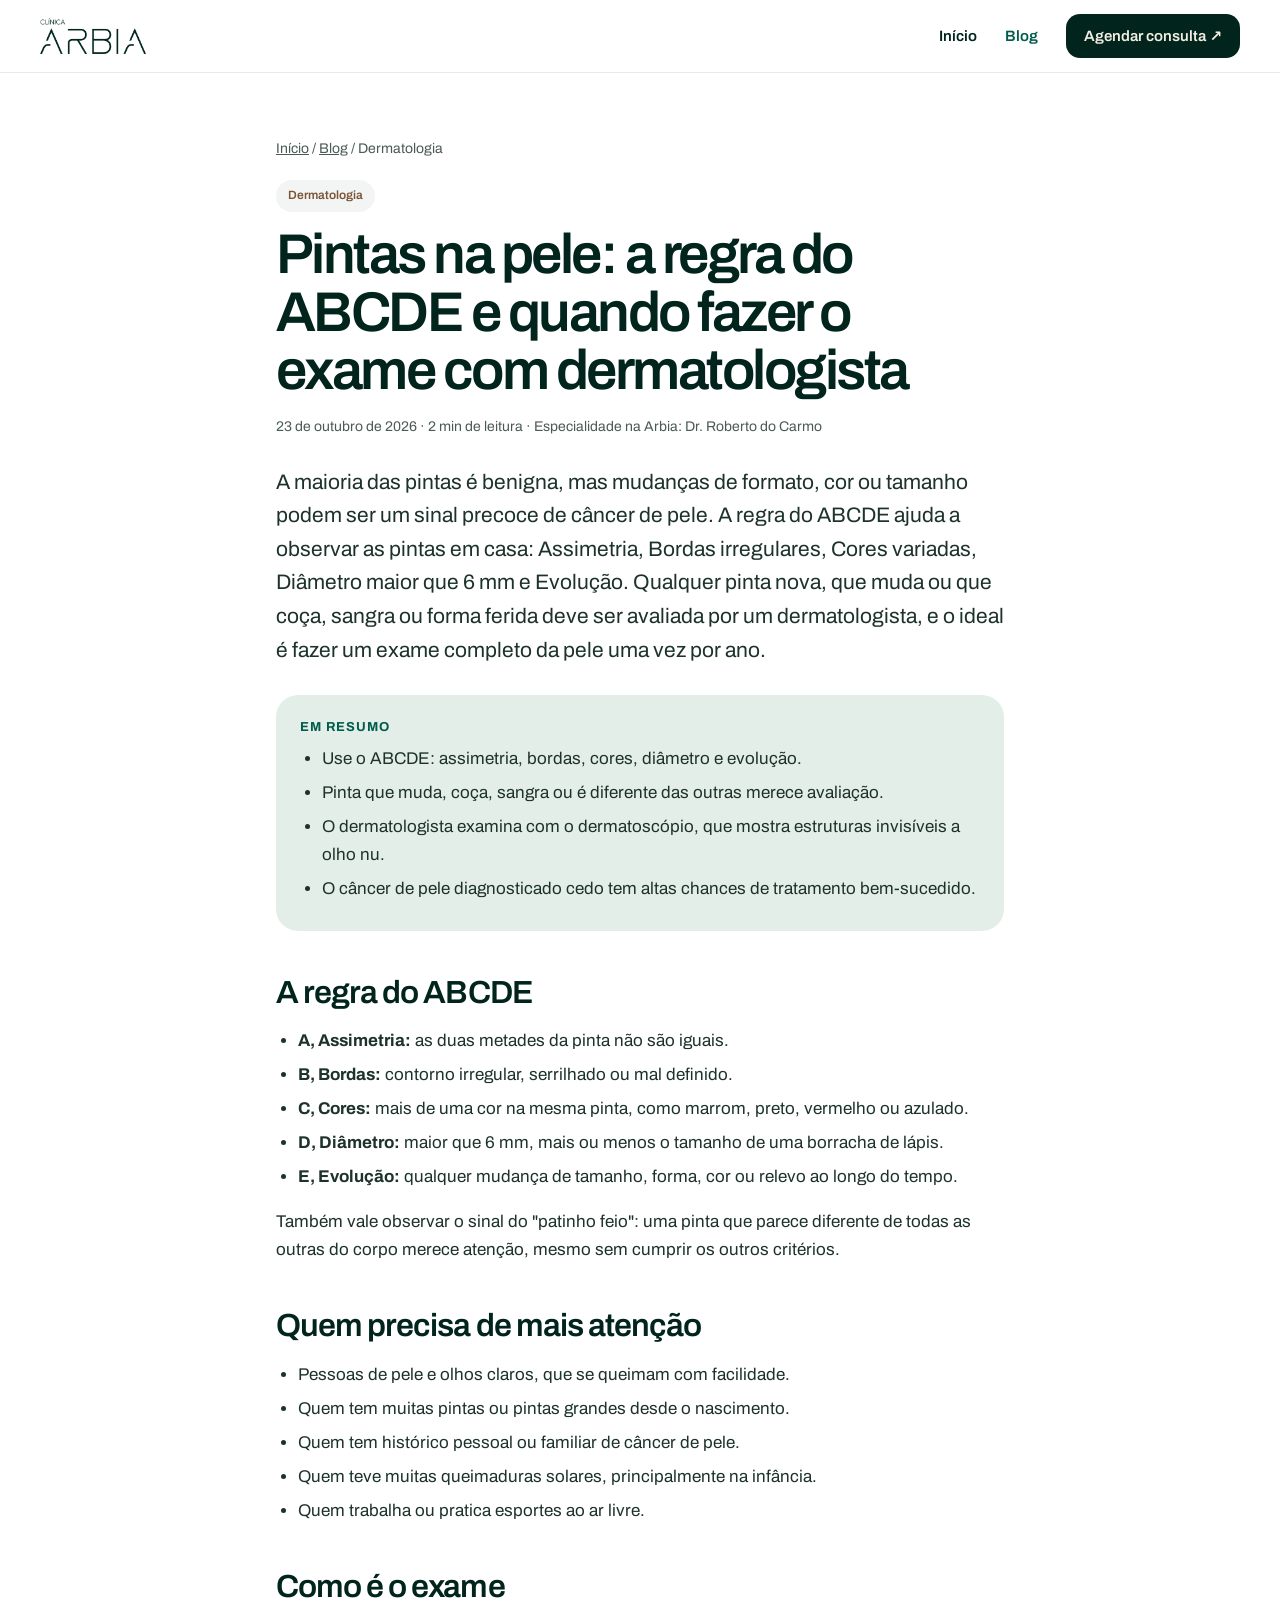
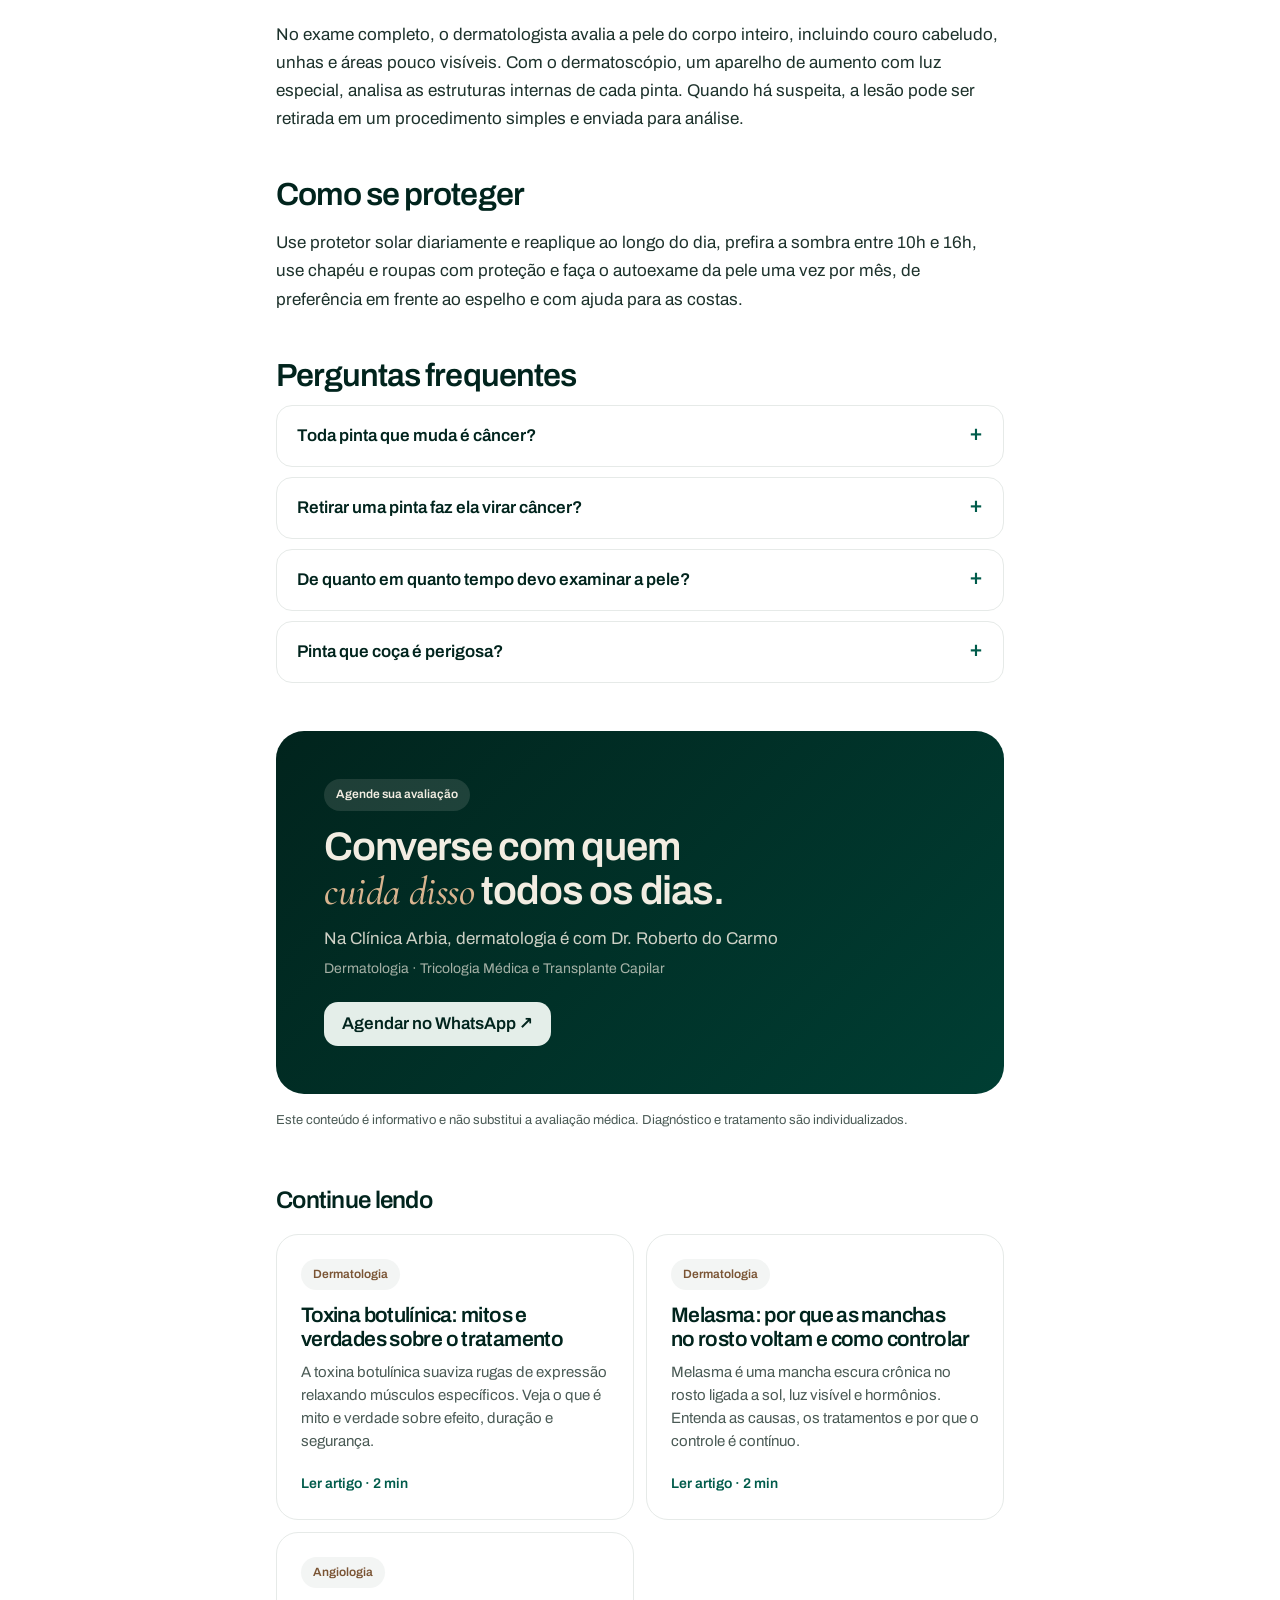
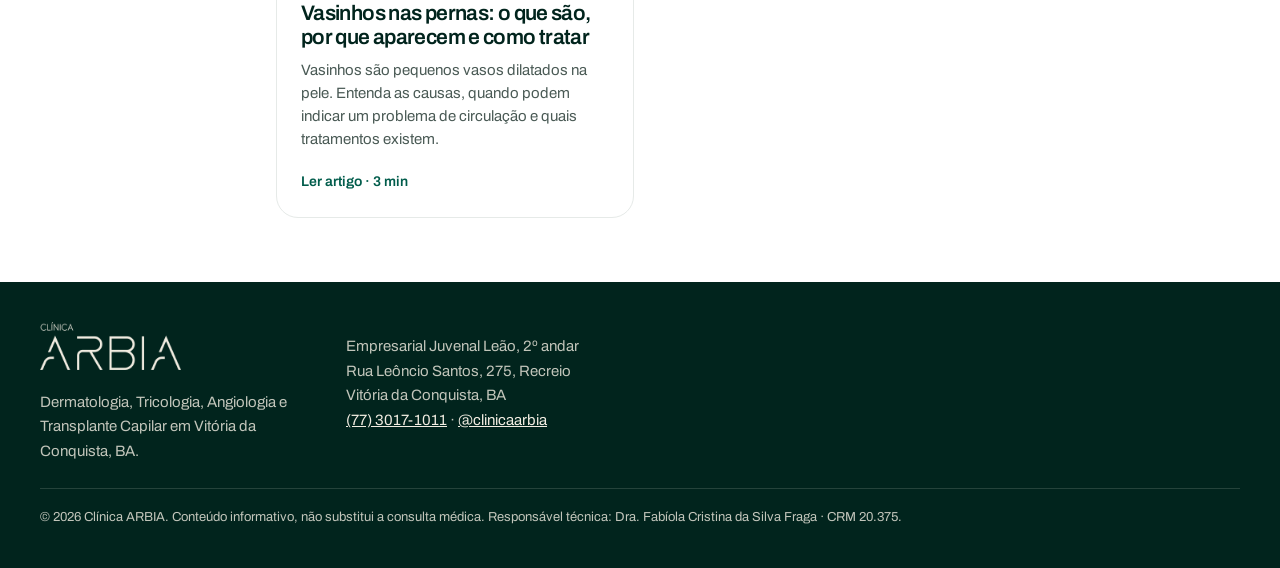
<file: blog/pintas-quando-examinar.html>
<!doctype html>
<html lang="pt-BR">
<head>
<meta charset="utf-8">
<meta name="viewport" content="width=device-width, initial-scale=1">
<title>Pintas na pele: a regra do ABCDE e quando fazer o exame com dermatologista | Clínica ARBIA</title>
<meta name="description" content="Saiba usar a regra do ABCDE para observar pintas, quais mudanças merecem atenção e por que o exame anual da pele com dermatologista é importante.">
<link rel="canonical" href="https://www.clinicaarbia.com.br/blog/pintas-quando-examinar">
<meta name="robots" content="index, follow, max-image-preview:large">
<meta name="theme-color" content="#01241D">
<meta property="og:type" content="article">
<meta property="og:locale" content="pt_BR">
<meta property="og:site_name" content="Clínica ARBIA">
<meta property="og:title" content="Pintas na pele: a regra do ABCDE e quando fazer o exame com dermatologista | Clínica ARBIA">
<meta property="og:description" content="Saiba usar a regra do ABCDE para observar pintas, quais mudanças merecem atenção e por que o exame anual da pele com dermatologista é importante.">
<meta property="og:url" content="https://www.clinicaarbia.com.br/blog/pintas-quando-examinar">
<meta property="og:image" content="https://www.clinicaarbia.com.br/og.jpg">
<meta name="twitter:card" content="summary_large_image">
<link rel="icon" href="/favicon.svg" type="image/svg+xml">
<link rel="preconnect" href="https://fonts.googleapis.com">
<link rel="preconnect" href="https://fonts.gstatic.com" crossorigin>
<link href="https://fonts.googleapis.com/css2?family=Archivo:wght@400;500;600&family=Cormorant+Garamond:ital,wght@1,500&display=swap" rel="stylesheet">
<link rel="stylesheet" href="/blog/blog.css">
<script type="application/ld+json">{"@context": "https://schema.org", "@graph": [{"@type": "BlogPosting", "headline": "Pintas na pele: a regra do ABCDE e quando fazer o exame com dermatologista", "description": "Saiba usar a regra do ABCDE para observar pintas, quais mudanças merecem atenção e por que o exame anual da pele com dermatologista é importante.", "datePublished": "2026-10-23", "dateModified": "2026-10-23", "inLanguage": "pt-BR", "mainEntityOfPage": "https://www.clinicaarbia.com.br/blog/pintas-quando-examinar", "image": "https://www.clinicaarbia.com.br/og.jpg", "author": {"@type": "Organization", "name": "Clínica ARBIA", "url": "https://www.clinicaarbia.com.br/"}, "publisher": {"@type": "MedicalClinic", "@id": "https://www.clinicaarbia.com.br/#clinica", "name": "Clínica ARBIA", "url": "https://www.clinicaarbia.com.br/", "telephone": "+55-77-3017-1011"}, "about": "Dermatologia", "articleSection": "Dermatologia"}, {"@type": "BreadcrumbList", "itemListElement": [{"@type": "ListItem", "position": 1, "name": "Início", "item": "https://www.clinicaarbia.com.br/"}, {"@type": "ListItem", "position": 2, "name": "Blog", "item": "https://www.clinicaarbia.com.br/blog"}, {"@type": "ListItem", "position": 3, "name": "Pintas na pele: a regra do ABCDE e quando fazer o exame com dermatologista", "item": "https://www.clinicaarbia.com.br/blog/pintas-quando-examinar"}]}, {"@type": "FAQPage", "mainEntity": [{"@type": "Question", "name": "Toda pinta que muda é câncer?", "acceptedAnswer": {"@type": "Answer", "text": "Não. Muitas pintas mudam de forma benigna ao longo da vida. Mas mudança é motivo para avaliação, porque só o exame consegue diferenciar."}}, {"@type": "Question", "name": "Retirar uma pinta faz ela virar câncer?", "acceptedAnswer": {"@type": "Answer", "text": "Não. Esse é um mito. A retirada feita por médico, com técnica adequada, não transforma a pinta em câncer."}}, {"@type": "Question", "name": "De quanto em quanto tempo devo examinar a pele?", "acceptedAnswer": {"@type": "Answer", "text": "Para a maioria das pessoas, uma vez por ano. Quem tem fatores de risco pode precisar de intervalos menores, definidos pelo dermatologista."}}, {"@type": "Question", "name": "Pinta que coça é perigosa?", "acceptedAnswer": {"@type": "Answer", "text": "Coceira persistente, sangramento ou ferida que não cicatriza em uma pinta são sinais para buscar avaliação sem esperar a consulta de rotina."}}]}]}</script>
</head>
<body>
<header class="top">
  <a class="brand" href="/" aria-label="Clínica ARBIA — página inicial"><img src="/logo-arbia-verde.png" alt="Clínica ARBIA" width="105" height="36"></a>
  <nav aria-label="Principal">
    <a href="/">Início</a>
    <a href="/blog" aria-current="page">Blog</a>
    <a class="btn" href="https://wa.me/557730171011?text=Ol%C3%A1%21%20Li%20o%20artigo%20%22Pintas%20na%20pele%3A%20a%20regra%20do%20ABCDE%20e%20quando%20fazer%20o%20exame%20com%20dermatologista%22%20no%20blog%20e%20gostaria%20de%20agendar%20uma%20avalia%C3%A7%C3%A3o%20na%20Cl%C3%ADnica%20Arbia." target="_blank" rel="noopener">Agendar consulta ↗</a>
  </nav>
</header>
<main class="post">
<nav class="crumbs" aria-label="Trilha"><a href="/">Início</a> / <a href="/blog">Blog</a> / <span>Dermatologia</span></nav>
<span class="tag">Dermatologia</span>
<h1>Pintas na pele: a regra do ABCDE e quando fazer o exame com dermatologista</h1>
<p class="meta"><time datetime="2026-10-23">23 de outubro de 2026</time> · 2 min de leitura · Especialidade na Arbia: Dr. Roberto do Carmo</p>
<article>
<div class="lead"><p>A maioria das pintas é benigna, mas mudanças de formato, cor ou tamanho podem ser um sinal precoce de câncer de pele. A regra do ABCDE ajuda a observar as pintas em casa: Assimetria, Bordas irregulares, Cores variadas, Diâmetro maior que 6 mm e Evolução. Qualquer pinta nova, que muda ou que coça, sangra ou forma ferida deve ser avaliada por um dermatologista, e o ideal é fazer um exame completo da pele uma vez por ano.</p></div>
<aside class="resumo" aria-label="Resumo"><strong>Em resumo</strong><ul><li>Use o ABCDE: assimetria, bordas, cores, diâmetro e evolução.</li><li>Pinta que muda, coça, sangra ou é diferente das outras merece avaliação.</li><li>O dermatologista examina com o dermatoscópio, que mostra estruturas invisíveis a olho nu.</li><li>O câncer de pele diagnosticado cedo tem altas chances de tratamento bem-sucedido.</li></ul></aside>
<h2 id="a-regra-do-abcde">A regra do ABCDE</h2>
<ul><li><strong>A, Assimetria:</strong> as duas metades da pinta não são iguais.</li><li><strong>B, Bordas:</strong> contorno irregular, serrilhado ou mal definido.</li><li><strong>C, Cores:</strong> mais de uma cor na mesma pinta, como marrom, preto, vermelho ou azulado.</li><li><strong>D, Diâmetro:</strong> maior que 6 mm, mais ou menos o tamanho de uma borracha de lápis.</li><li><strong>E, Evolução:</strong> qualquer mudança de tamanho, forma, cor ou relevo ao longo do tempo.</li></ul>
<p>Também vale observar o sinal do "patinho feio": uma pinta que parece diferente de todas as outras do corpo merece atenção, mesmo sem cumprir os outros critérios.</p>
<h2 id="quem-precisa-de-mais-atenuao">Quem precisa de mais atenção</h2>
<ul><li>Pessoas de pele e olhos claros, que se queimam com facilidade.</li><li>Quem tem muitas pintas ou pintas grandes desde o nascimento.</li><li>Quem tem histórico pessoal ou familiar de câncer de pele.</li><li>Quem teve muitas queimaduras solares, principalmente na infância.</li><li>Quem trabalha ou pratica esportes ao ar livre.</li></ul>
<h2 id="como-e-o-exame">Como é o exame</h2>
<p>No exame completo, o dermatologista avalia a pele do corpo inteiro, incluindo couro cabeludo, unhas e áreas pouco visíveis. Com o dermatoscópio, um aparelho de aumento com luz especial, analisa as estruturas internas de cada pinta. Quando há suspeita, a lesão pode ser retirada em um procedimento simples e enviada para análise.</p>
<h2 id="como-se-proteger">Como se proteger</h2>
<p>Use protetor solar diariamente e reaplique ao longo do dia, prefira a sombra entre 10h e 16h, use chapéu e roupas com proteção e faça o autoexame da pele uma vez por mês, de preferência em frente ao espelho e com ajuda para as costas.</p>
<section class="faq"><h2 id="perguntas-frequentes">Perguntas frequentes</h2>
<details><summary>Toda pinta que muda é câncer?</summary><p>Não. Muitas pintas mudam de forma benigna ao longo da vida. Mas mudança é motivo para avaliação, porque só o exame consegue diferenciar.</p></details>
<details><summary>Retirar uma pinta faz ela virar câncer?</summary><p>Não. Esse é um mito. A retirada feita por médico, com técnica adequada, não transforma a pinta em câncer.</p></details>
<details><summary>De quanto em quanto tempo devo examinar a pele?</summary><p>Para a maioria das pessoas, uma vez por ano. Quem tem fatores de risco pode precisar de intervalos menores, definidos pelo dermatologista.</p></details>
<details><summary>Pinta que coça é perigosa?</summary><p>Coceira persistente, sangramento ou ferida que não cicatriza em uma pinta são sinais para buscar avaliação sem esperar a consulta de rotina.</p></details>
</section>
</article>
<section class="cta">
  <span class="tag tag-dark">Agende sua avaliação</span>
  <h2>Converse com quem <em>cuida disso</em> todos os dias.</h2>
  <p>Na Clínica Arbia, dermatologia é com Dr. Roberto do Carmo<span class="cargo">Dermatologia · Tricologia Médica e Transplante Capilar</span></p>
  <a class="btn btn-light" href="https://wa.me/557730171011?text=Ol%C3%A1%21%20Li%20o%20artigo%20%22Pintas%20na%20pele%3A%20a%20regra%20do%20ABCDE%20e%20quando%20fazer%20o%20exame%20com%20dermatologista%22%20no%20blog%20e%20gostaria%20de%20agendar%20uma%20avalia%C3%A7%C3%A3o%20na%20Cl%C3%ADnica%20Arbia." target="_blank" rel="noopener">Agendar no WhatsApp ↗</a>
</section>
<p class="aviso">Este conteúdo é informativo e não substitui a avaliação médica. Diagnóstico e tratamento são individualizados.</p>
<section class="rel"><h2>Continue lendo</h2><div class="grid">
<a class="card" href="/blog/toxina-botulinica-mitos-e-verdades"><span class="tag">Dermatologia</span><h3>Toxina botulínica: mitos e verdades sobre o tratamento</h3><p>A toxina botulínica suaviza rugas de expressão relaxando músculos específicos. Veja o que é mito e verdade sobre efeito, duração e segurança.</p><span class="more">Ler artigo · 2 min</span></a>
<a class="card" href="/blog/melasma-manchas-no-rosto"><span class="tag">Dermatologia</span><h3>Melasma: por que as manchas no rosto voltam e como controlar</h3><p>Melasma é uma mancha escura crônica no rosto ligada a sol, luz visível e hormônios. Entenda as causas, os tratamentos e por que o controle é contínuo.</p><span class="more">Ler artigo · 2 min</span></a>
<a class="card" href="/blog/vasinhos-nas-pernas"><span class="tag">Angiologia</span><h3>Vasinhos nas pernas: o que são, por que aparecem e como tratar</h3><p>Vasinhos são pequenos vasos dilatados na pele. Entenda as causas, quando podem indicar um problema de circulação e quais tratamentos existem.</p><span class="more">Ler artigo · 3 min</span></a>
</div></section>
</main>
<footer class="foot">
  <div>
    <a class="brand" href="/"><img src="/logo-arbia-creme.png" alt="Clínica ARBIA" width="140" height="48"></a>
    <p>Dermatologia, Tricologia, Angiologia e Transplante Capilar em Vitória da Conquista, BA.</p>
  </div>
  <address>
    Empresarial Juvenal Leão, 2º andar<br>
    Rua Leôncio Santos, 275, Recreio<br>
    Vitória da Conquista, BA<br>
    <a href="tel:+557730171011">(77) 3017-1011</a> · <a href="https://www.instagram.com/clinicaarbia/">@clinicaarbia</a>
  </address>
  <p class="legal">© 2026 Clínica ARBIA. Conteúdo informativo, não substitui a consulta médica. Responsável técnica: Dra. Fabíola Cristina da Silva Fraga · CRM 20.375.</p>
</footer>
</body>
</html>
</file>
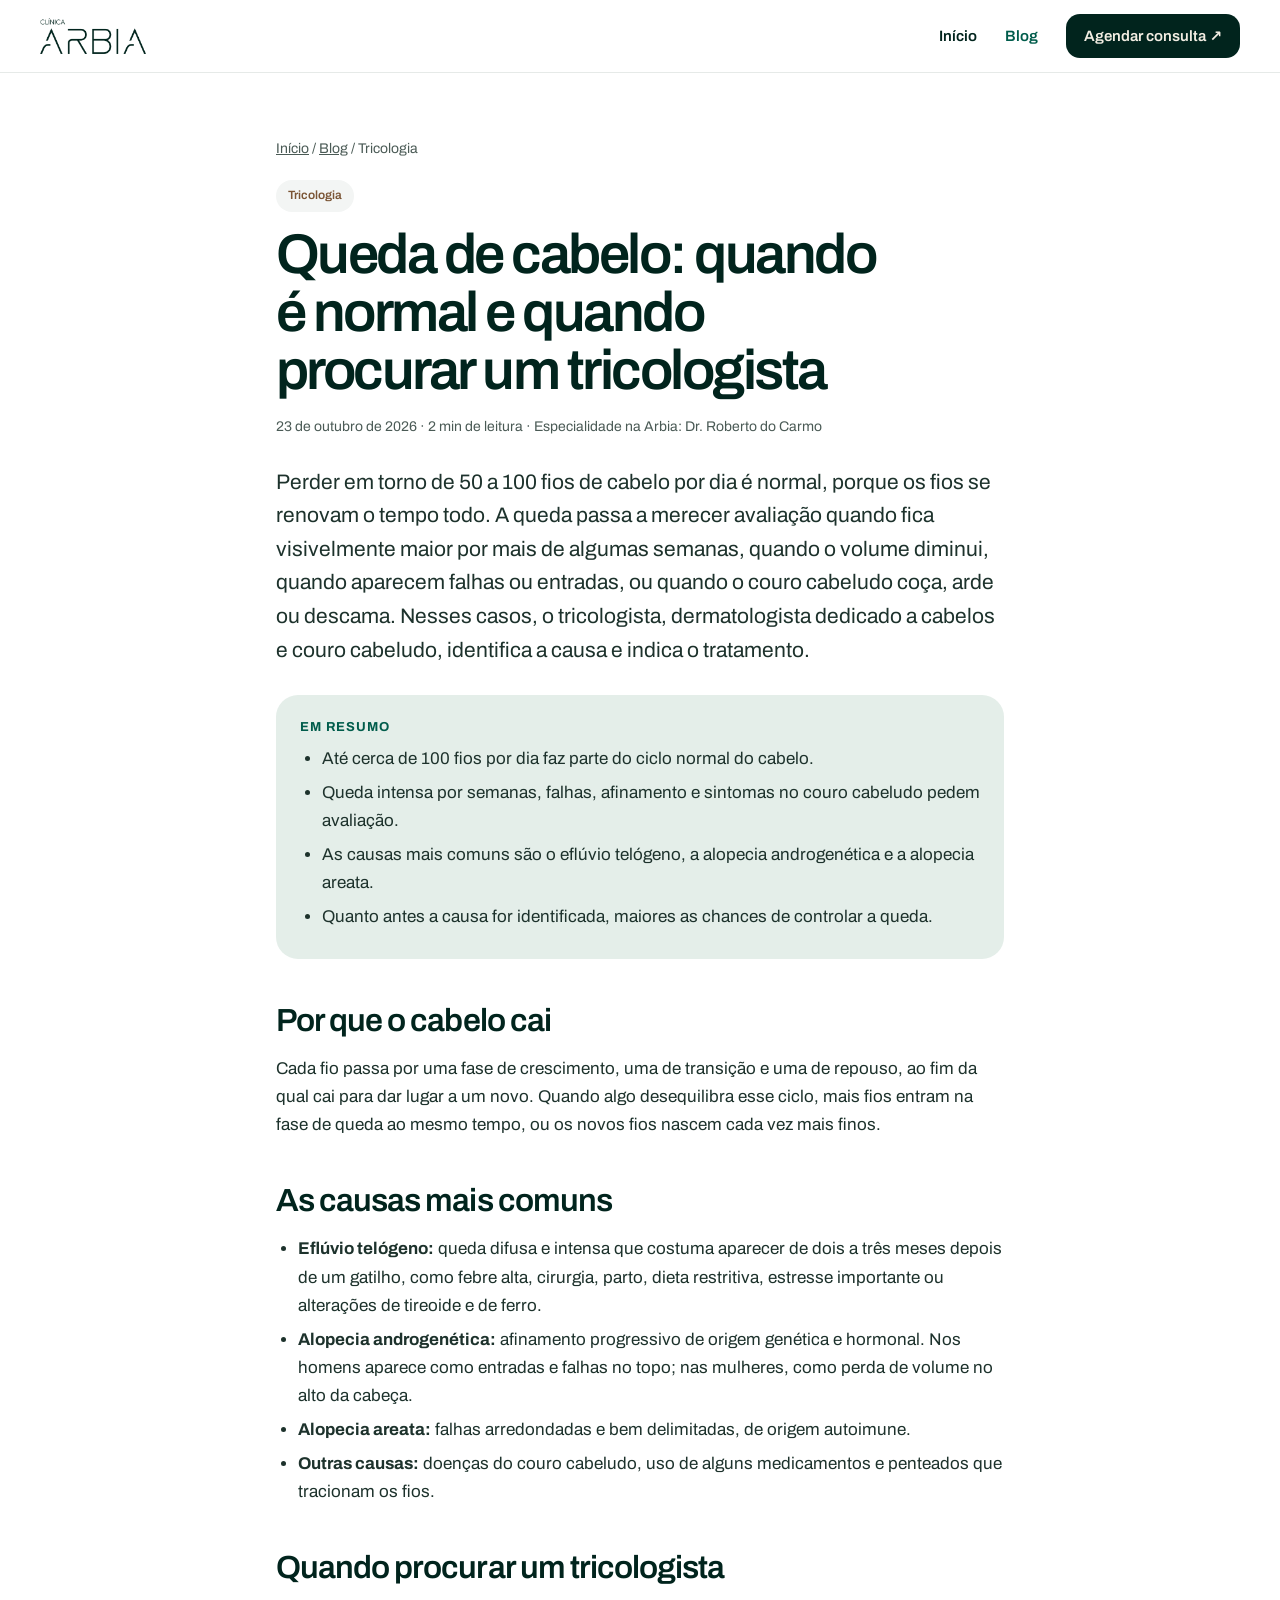
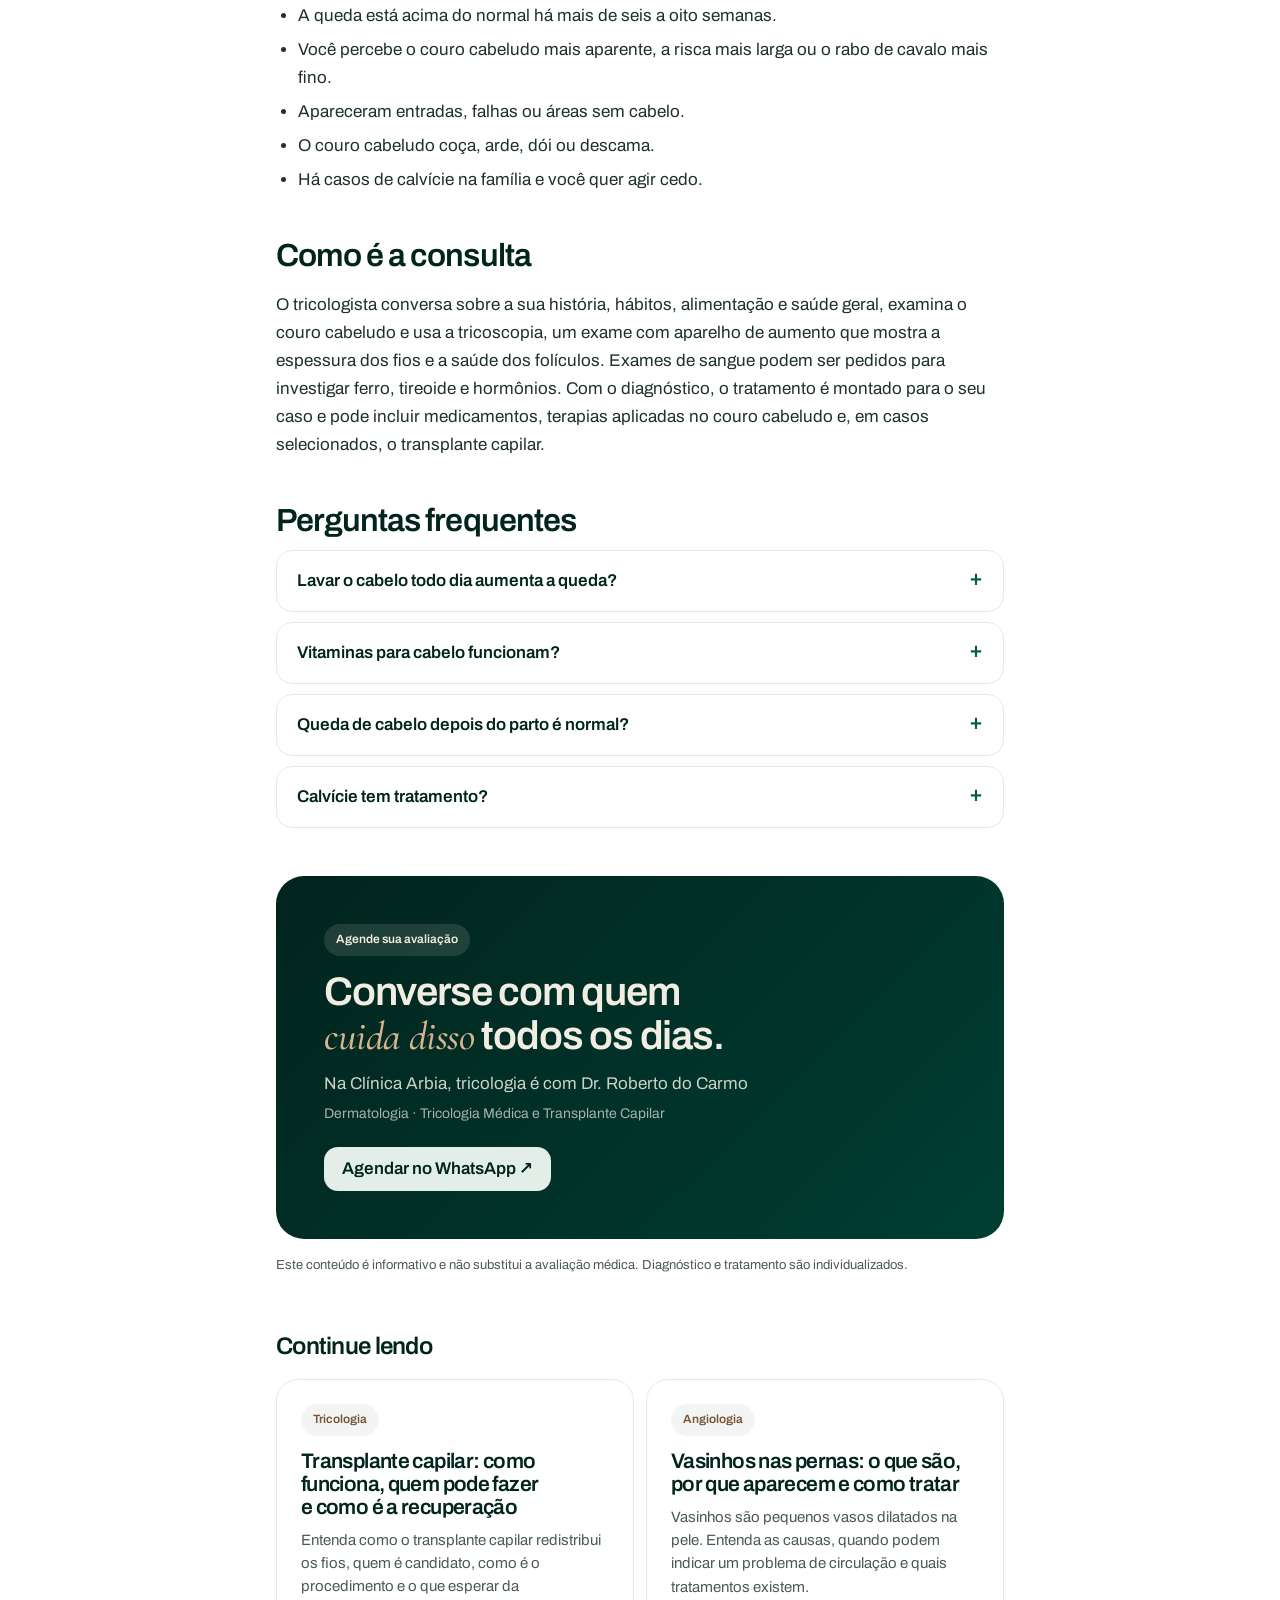
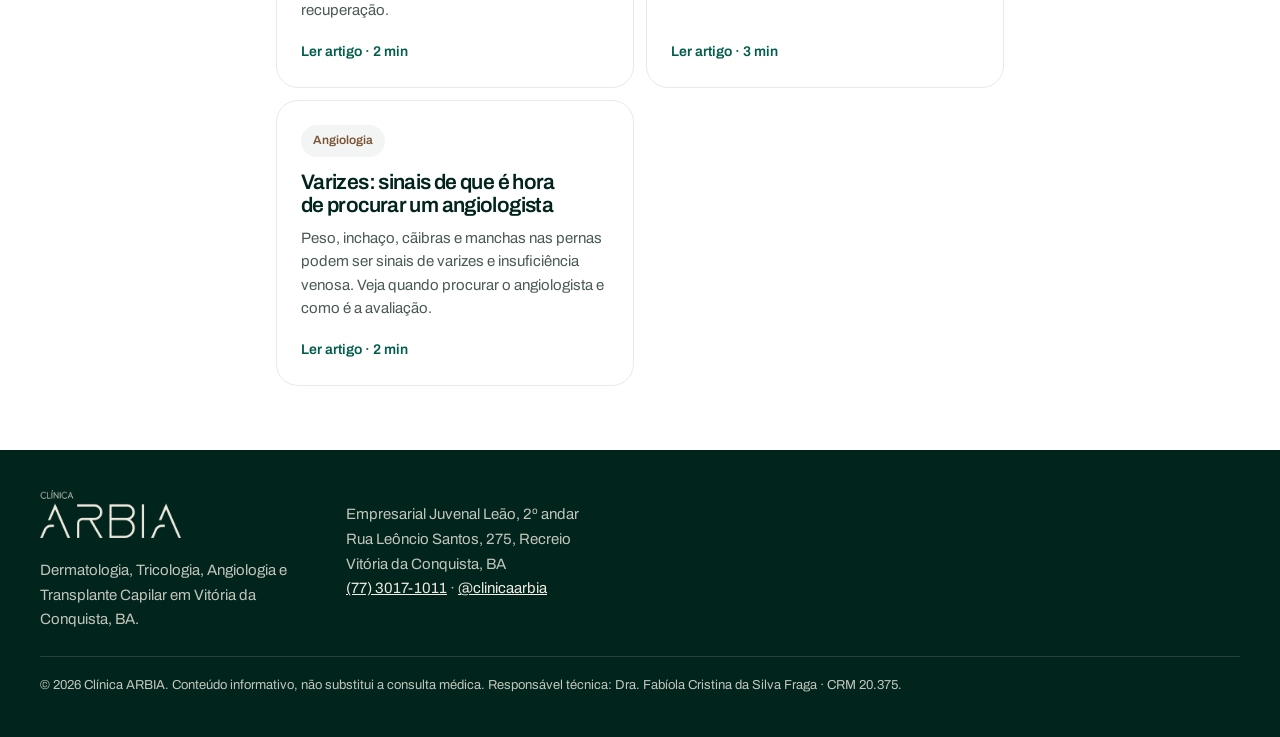
<file: blog/queda-de-cabelo-quando-procurar-tricologista.html>
<!doctype html>
<html lang="pt-BR">
<head>
<meta charset="utf-8">
<meta name="viewport" content="width=device-width, initial-scale=1">
<title>Queda de cabelo: quando é normal e quando procurar um tricologista | Clínica ARBIA</title>
<meta name="description" content="Perder até cerca de 100 fios por dia é normal. Saiba identificar quando a queda de cabelo merece avaliação e o que o tricologista investiga.">
<link rel="canonical" href="https://www.clinicaarbia.com.br/blog/queda-de-cabelo-quando-procurar-tricologista">
<meta name="robots" content="index, follow, max-image-preview:large">
<meta name="theme-color" content="#01241D">
<meta property="og:type" content="article">
<meta property="og:locale" content="pt_BR">
<meta property="og:site_name" content="Clínica ARBIA">
<meta property="og:title" content="Queda de cabelo: quando é normal e quando procurar um tricologista | Clínica ARBIA">
<meta property="og:description" content="Perder até cerca de 100 fios por dia é normal. Saiba identificar quando a queda de cabelo merece avaliação e o que o tricologista investiga.">
<meta property="og:url" content="https://www.clinicaarbia.com.br/blog/queda-de-cabelo-quando-procurar-tricologista">
<meta property="og:image" content="https://www.clinicaarbia.com.br/og.jpg">
<meta name="twitter:card" content="summary_large_image">
<link rel="icon" href="/favicon.svg" type="image/svg+xml">
<link rel="preconnect" href="https://fonts.googleapis.com">
<link rel="preconnect" href="https://fonts.gstatic.com" crossorigin>
<link href="https://fonts.googleapis.com/css2?family=Archivo:wght@400;500;600&family=Cormorant+Garamond:ital,wght@1,500&display=swap" rel="stylesheet">
<link rel="stylesheet" href="/blog/blog.css">
<script type="application/ld+json">{"@context": "https://schema.org", "@graph": [{"@type": "BlogPosting", "headline": "Queda de cabelo: quando é normal e quando procurar um tricologista", "description": "Perder até cerca de 100 fios por dia é normal. Saiba identificar quando a queda de cabelo merece avaliação e o que o tricologista investiga.", "datePublished": "2026-10-23", "dateModified": "2026-10-23", "inLanguage": "pt-BR", "mainEntityOfPage": "https://www.clinicaarbia.com.br/blog/queda-de-cabelo-quando-procurar-tricologista", "image": "https://www.clinicaarbia.com.br/og.jpg", "author": {"@type": "Organization", "name": "Clínica ARBIA", "url": "https://www.clinicaarbia.com.br/"}, "publisher": {"@type": "MedicalClinic", "@id": "https://www.clinicaarbia.com.br/#clinica", "name": "Clínica ARBIA", "url": "https://www.clinicaarbia.com.br/", "telephone": "+55-77-3017-1011"}, "about": "Tricologia", "articleSection": "Tricologia"}, {"@type": "BreadcrumbList", "itemListElement": [{"@type": "ListItem", "position": 1, "name": "Início", "item": "https://www.clinicaarbia.com.br/"}, {"@type": "ListItem", "position": 2, "name": "Blog", "item": "https://www.clinicaarbia.com.br/blog"}, {"@type": "ListItem", "position": 3, "name": "Queda de cabelo: quando é normal e quando procurar um tricologista", "item": "https://www.clinicaarbia.com.br/blog/queda-de-cabelo-quando-procurar-tricologista"}]}, {"@type": "FAQPage", "mainEntity": [{"@type": "Question", "name": "Lavar o cabelo todo dia aumenta a queda?", "acceptedAnswer": {"@type": "Answer", "text": "Não. Os fios que saem no banho já estavam soltos e cairiam de qualquer jeito. A frequência de lavagem deve seguir o tipo de couro cabeludo."}}, {"@type": "Question", "name": "Vitaminas para cabelo funcionam?", "acceptedAnswer": {"@type": "Answer", "text": "Ajudam quando existe alguma deficiência, como de ferro. Sem deficiência, não costumam fazer diferença, e o uso por conta própria pode atrasar o diagnóstico da causa real."}}, {"@type": "Question", "name": "Queda de cabelo depois do parto é normal?", "acceptedAnswer": {"@type": "Answer", "text": "Sim, é comum e costuma melhorar sozinha em alguns meses. Se a queda continuar por muito tempo ou o volume não voltar, vale a avaliação."}}, {"@type": "Question", "name": "Calvície tem tratamento?", "acceptedAnswer": {"@type": "Answer", "text": "A alopecia androgenética pode ser controlada com tratamento contínuo, e em casos indicados o transplante capilar redistribui os fios. Quanto mais cedo começar, mais fios é possível preservar."}}]}]}</script>
</head>
<body>
<header class="top">
  <a class="brand" href="/" aria-label="Clínica ARBIA — página inicial"><img src="/logo-arbia-verde.png" alt="Clínica ARBIA" width="105" height="36"></a>
  <nav aria-label="Principal">
    <a href="/">Início</a>
    <a href="/blog" aria-current="page">Blog</a>
    <a class="btn" href="https://wa.me/557730171011?text=Ol%C3%A1%21%20Li%20o%20artigo%20%22Queda%20de%20cabelo%3A%20quando%20%C3%A9%20normal%20e%20quando%20procurar%20um%20tricologista%22%20no%20blog%20e%20gostaria%20de%20agendar%20uma%20avalia%C3%A7%C3%A3o%20na%20Cl%C3%ADnica%20Arbia." target="_blank" rel="noopener">Agendar consulta ↗</a>
  </nav>
</header>
<main class="post">
<nav class="crumbs" aria-label="Trilha"><a href="/">Início</a> / <a href="/blog">Blog</a> / <span>Tricologia</span></nav>
<span class="tag">Tricologia</span>
<h1>Queda de cabelo: quando é normal e quando procurar um tricologista</h1>
<p class="meta"><time datetime="2026-10-23">23 de outubro de 2026</time> · 2 min de leitura · Especialidade na Arbia: Dr. Roberto do Carmo</p>
<article>
<div class="lead"><p>Perder em torno de 50 a 100 fios de cabelo por dia é normal, porque os fios se renovam o tempo todo. A queda passa a merecer avaliação quando fica visivelmente maior por mais de algumas semanas, quando o volume diminui, quando aparecem falhas ou entradas, ou quando o couro cabeludo coça, arde ou descama. Nesses casos, o tricologista, dermatologista dedicado a cabelos e couro cabeludo, identifica a causa e indica o tratamento.</p></div>
<aside class="resumo" aria-label="Resumo"><strong>Em resumo</strong><ul><li>Até cerca de 100 fios por dia faz parte do ciclo normal do cabelo.</li><li>Queda intensa por semanas, falhas, afinamento e sintomas no couro cabeludo pedem avaliação.</li><li>As causas mais comuns são o eflúvio telógeno, a alopecia androgenética e a alopecia areata.</li><li>Quanto antes a causa for identificada, maiores as chances de controlar a queda.</li></ul></aside>
<h2 id="por-que-o-cabelo-cai">Por que o cabelo cai</h2>
<p>Cada fio passa por uma fase de crescimento, uma de transição e uma de repouso, ao fim da qual cai para dar lugar a um novo. Quando algo desequilibra esse ciclo, mais fios entram na fase de queda ao mesmo tempo, ou os novos fios nascem cada vez mais finos.</p>
<h2 id="as-causas-mais-comuns">As causas mais comuns</h2>
<ul><li><strong>Eflúvio telógeno:</strong> queda difusa e intensa que costuma aparecer de dois a três meses depois de um gatilho, como febre alta, cirurgia, parto, dieta restritiva, estresse importante ou alterações de tireoide e de ferro.</li><li><strong>Alopecia androgenética:</strong> afinamento progressivo de origem genética e hormonal. Nos homens aparece como entradas e falhas no topo; nas mulheres, como perda de volume no alto da cabeça.</li><li><strong>Alopecia areata:</strong> falhas arredondadas e bem delimitadas, de origem autoimune.</li><li><strong>Outras causas:</strong> doenças do couro cabeludo, uso de alguns medicamentos e penteados que tracionam os fios.</li></ul>
<h2 id="quando-procurar-um-tricologista">Quando procurar um tricologista</h2>
<ul><li>A queda está acima do normal há mais de seis a oito semanas.</li><li>Você percebe o couro cabeludo mais aparente, a risca mais larga ou o rabo de cavalo mais fino.</li><li>Apareceram entradas, falhas ou áreas sem cabelo.</li><li>O couro cabeludo coça, arde, dói ou descama.</li><li>Há casos de calvície na família e você quer agir cedo.</li></ul>
<h2 id="como-e-a-consulta">Como é a consulta</h2>
<p>O tricologista conversa sobre a sua história, hábitos, alimentação e saúde geral, examina o couro cabeludo e usa a tricoscopia, um exame com aparelho de aumento que mostra a espessura dos fios e a saúde dos folículos. Exames de sangue podem ser pedidos para investigar ferro, tireoide e hormônios. Com o diagnóstico, o tratamento é montado para o seu caso e pode incluir medicamentos, terapias aplicadas no couro cabeludo e, em casos selecionados, o transplante capilar.</p>
<section class="faq"><h2 id="perguntas-frequentes">Perguntas frequentes</h2>
<details><summary>Lavar o cabelo todo dia aumenta a queda?</summary><p>Não. Os fios que saem no banho já estavam soltos e cairiam de qualquer jeito. A frequência de lavagem deve seguir o tipo de couro cabeludo.</p></details>
<details><summary>Vitaminas para cabelo funcionam?</summary><p>Ajudam quando existe alguma deficiência, como de ferro. Sem deficiência, não costumam fazer diferença, e o uso por conta própria pode atrasar o diagnóstico da causa real.</p></details>
<details><summary>Queda de cabelo depois do parto é normal?</summary><p>Sim, é comum e costuma melhorar sozinha em alguns meses. Se a queda continuar por muito tempo ou o volume não voltar, vale a avaliação.</p></details>
<details><summary>Calvície tem tratamento?</summary><p>A alopecia androgenética pode ser controlada com tratamento contínuo, e em casos indicados o transplante capilar redistribui os fios. Quanto mais cedo começar, mais fios é possível preservar.</p></details>
</section>
</article>
<section class="cta">
  <span class="tag tag-dark">Agende sua avaliação</span>
  <h2>Converse com quem <em>cuida disso</em> todos os dias.</h2>
  <p>Na Clínica Arbia, tricologia é com Dr. Roberto do Carmo<span class="cargo">Dermatologia · Tricologia Médica e Transplante Capilar</span></p>
  <a class="btn btn-light" href="https://wa.me/557730171011?text=Ol%C3%A1%21%20Li%20o%20artigo%20%22Queda%20de%20cabelo%3A%20quando%20%C3%A9%20normal%20e%20quando%20procurar%20um%20tricologista%22%20no%20blog%20e%20gostaria%20de%20agendar%20uma%20avalia%C3%A7%C3%A3o%20na%20Cl%C3%ADnica%20Arbia." target="_blank" rel="noopener">Agendar no WhatsApp ↗</a>
</section>
<p class="aviso">Este conteúdo é informativo e não substitui a avaliação médica. Diagnóstico e tratamento são individualizados.</p>
<section class="rel"><h2>Continue lendo</h2><div class="grid">
<a class="card" href="/blog/transplante-capilar-como-funciona"><span class="tag">Tricologia</span><h3>Transplante capilar: como funciona, quem pode fazer e como é a recuperação</h3><p>Entenda como o transplante capilar redistribui os fios, quem é candidato, como é o procedimento e o que esperar da recuperação.</p><span class="more">Ler artigo · 2 min</span></a>
<a class="card" href="/blog/vasinhos-nas-pernas"><span class="tag">Angiologia</span><h3>Vasinhos nas pernas: o que são, por que aparecem e como tratar</h3><p>Vasinhos são pequenos vasos dilatados na pele. Entenda as causas, quando podem indicar um problema de circulação e quais tratamentos existem.</p><span class="more">Ler artigo · 3 min</span></a>
<a class="card" href="/blog/varizes-sinais-de-alerta"><span class="tag">Angiologia</span><h3>Varizes: sinais de que é hora de procurar um angiologista</h3><p>Peso, inchaço, cãibras e manchas nas pernas podem ser sinais de varizes e insuficiência venosa. Veja quando procurar o angiologista e como é a avaliação.</p><span class="more">Ler artigo · 2 min</span></a>
</div></section>
</main>
<footer class="foot">
  <div>
    <a class="brand" href="/"><img src="/logo-arbia-creme.png" alt="Clínica ARBIA" width="140" height="48"></a>
    <p>Dermatologia, Tricologia, Angiologia e Transplante Capilar em Vitória da Conquista, BA.</p>
  </div>
  <address>
    Empresarial Juvenal Leão, 2º andar<br>
    Rua Leôncio Santos, 275, Recreio<br>
    Vitória da Conquista, BA<br>
    <a href="tel:+557730171011">(77) 3017-1011</a> · <a href="https://www.instagram.com/clinicaarbia/">@clinicaarbia</a>
  </address>
  <p class="legal">© 2026 Clínica ARBIA. Conteúdo informativo, não substitui a consulta médica. Responsável técnica: Dra. Fabíola Cristina da Silva Fraga · CRM 20.375.</p>
</footer>
</body>
</html>
</file>
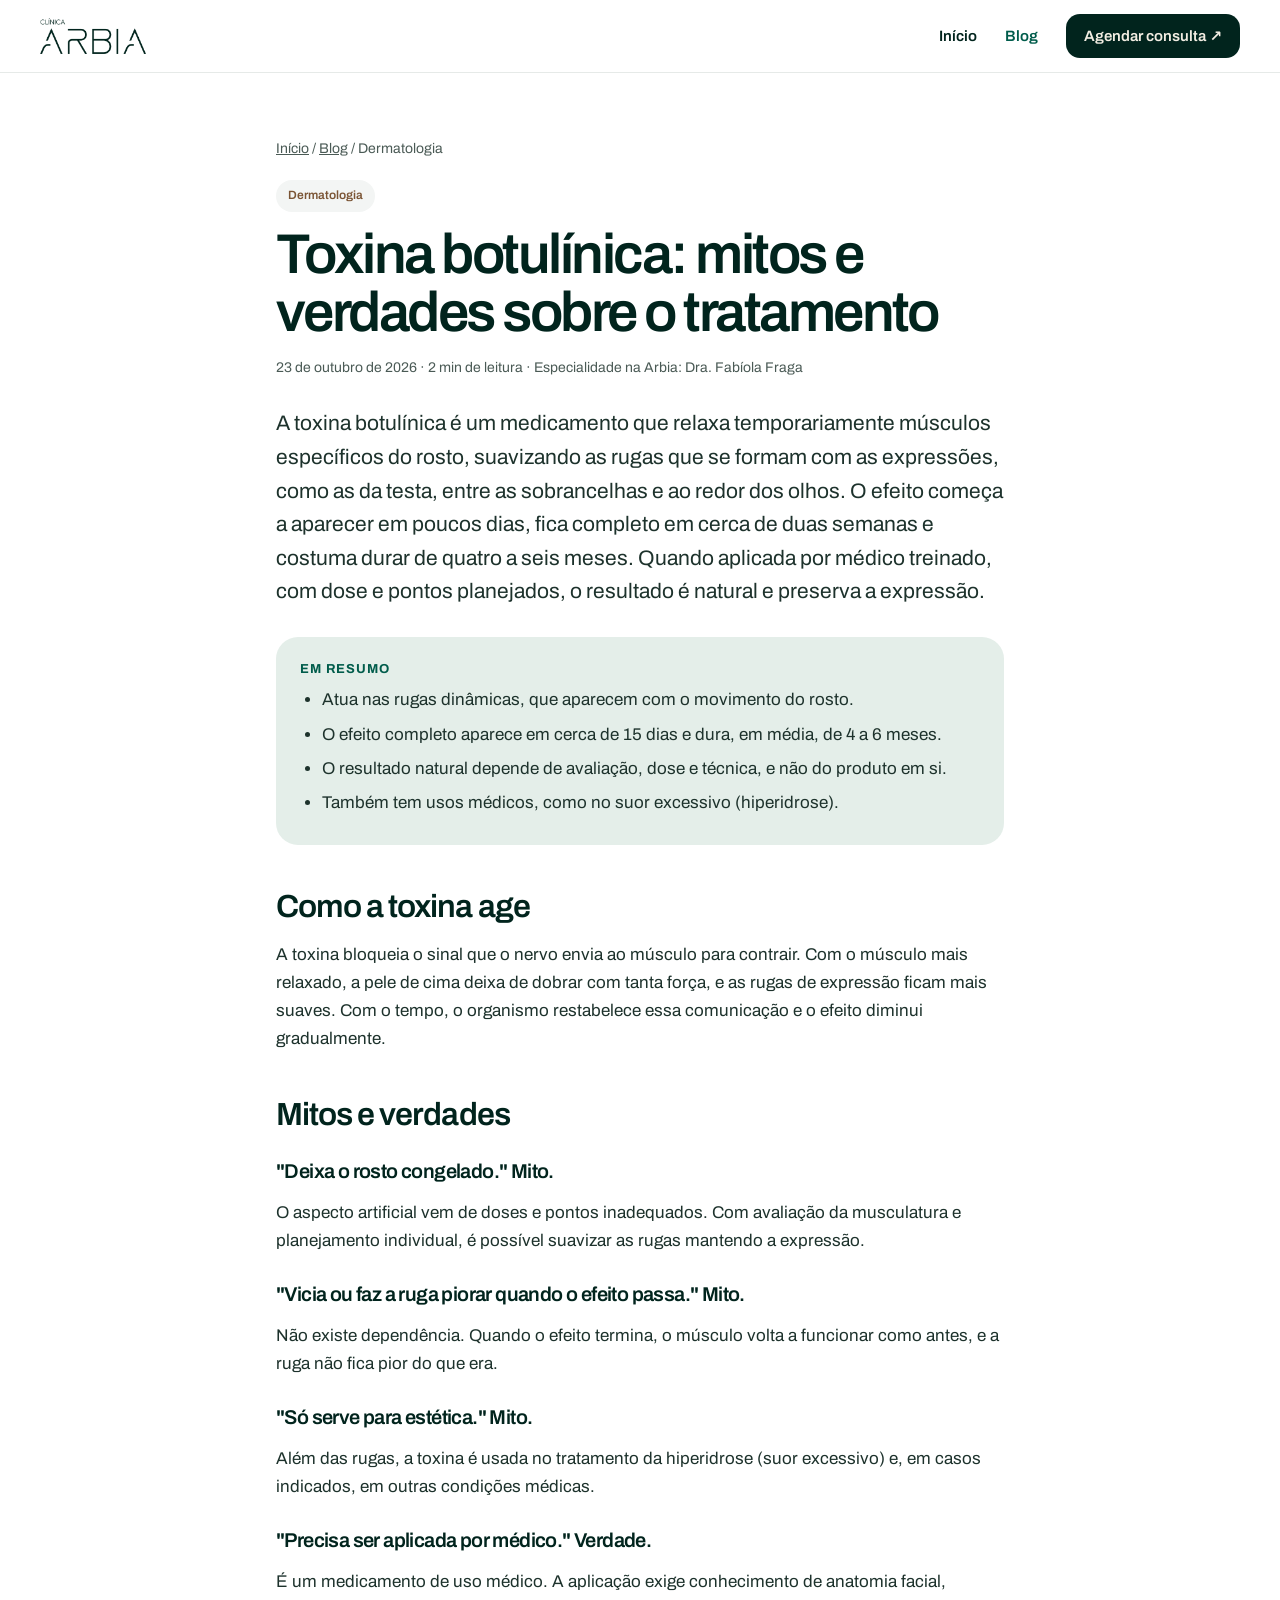
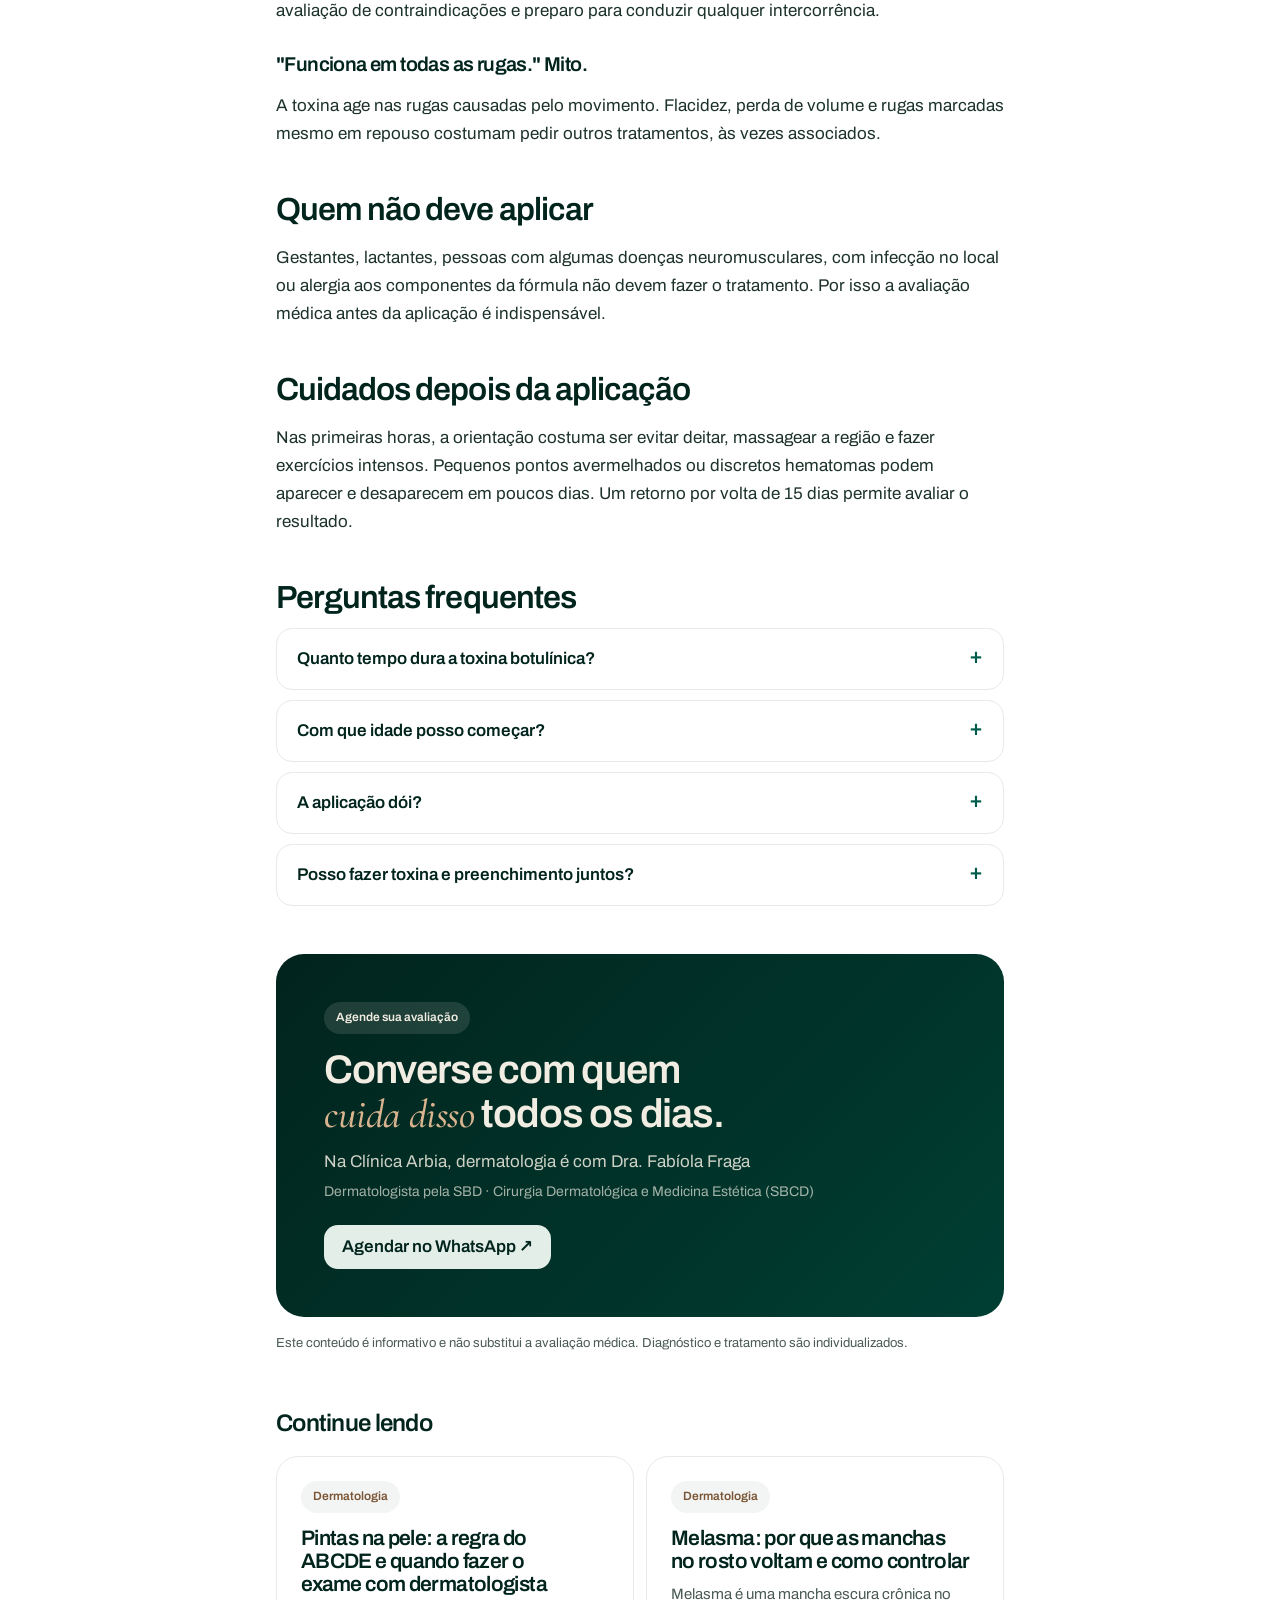
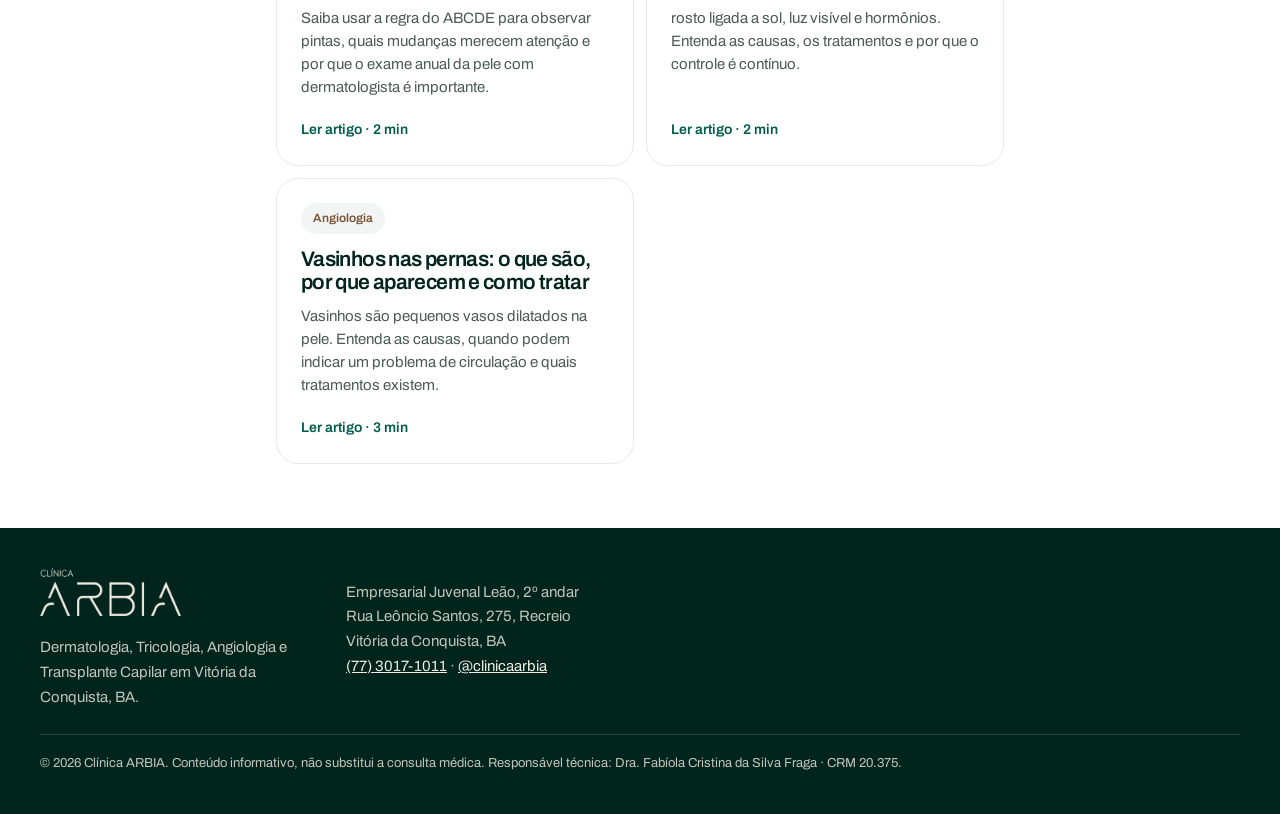
<file: blog/toxina-botulinica-mitos-e-verdades.html>
<!doctype html>
<html lang="pt-BR">
<head>
<meta charset="utf-8">
<meta name="viewport" content="width=device-width, initial-scale=1">
<title>Toxina botulínica: mitos e verdades sobre o tratamento | Clínica ARBIA</title>
<meta name="description" content="A toxina botulínica suaviza rugas de expressão relaxando músculos específicos. Veja o que é mito e verdade sobre efeito, duração e segurança.">
<link rel="canonical" href="https://www.clinicaarbia.com.br/blog/toxina-botulinica-mitos-e-verdades">
<meta name="robots" content="index, follow, max-image-preview:large">
<meta name="theme-color" content="#01241D">
<meta property="og:type" content="article">
<meta property="og:locale" content="pt_BR">
<meta property="og:site_name" content="Clínica ARBIA">
<meta property="og:title" content="Toxina botulínica: mitos e verdades sobre o tratamento | Clínica ARBIA">
<meta property="og:description" content="A toxina botulínica suaviza rugas de expressão relaxando músculos específicos. Veja o que é mito e verdade sobre efeito, duração e segurança.">
<meta property="og:url" content="https://www.clinicaarbia.com.br/blog/toxina-botulinica-mitos-e-verdades">
<meta property="og:image" content="https://www.clinicaarbia.com.br/og.jpg">
<meta name="twitter:card" content="summary_large_image">
<link rel="icon" href="/favicon.svg" type="image/svg+xml">
<link rel="preconnect" href="https://fonts.googleapis.com">
<link rel="preconnect" href="https://fonts.gstatic.com" crossorigin>
<link href="https://fonts.googleapis.com/css2?family=Archivo:wght@400;500;600&family=Cormorant+Garamond:ital,wght@1,500&display=swap" rel="stylesheet">
<link rel="stylesheet" href="/blog/blog.css">
<script type="application/ld+json">{"@context": "https://schema.org", "@graph": [{"@type": "BlogPosting", "headline": "Toxina botulínica: mitos e verdades sobre o tratamento", "description": "A toxina botulínica suaviza rugas de expressão relaxando músculos específicos. Veja o que é mito e verdade sobre efeito, duração e segurança.", "datePublished": "2026-10-23", "dateModified": "2026-10-23", "inLanguage": "pt-BR", "mainEntityOfPage": "https://www.clinicaarbia.com.br/blog/toxina-botulinica-mitos-e-verdades", "image": "https://www.clinicaarbia.com.br/og.jpg", "author": {"@type": "Organization", "name": "Clínica ARBIA", "url": "https://www.clinicaarbia.com.br/"}, "publisher": {"@type": "MedicalClinic", "@id": "https://www.clinicaarbia.com.br/#clinica", "name": "Clínica ARBIA", "url": "https://www.clinicaarbia.com.br/", "telephone": "+55-77-3017-1011"}, "about": "Dermatologia", "articleSection": "Dermatologia"}, {"@type": "BreadcrumbList", "itemListElement": [{"@type": "ListItem", "position": 1, "name": "Início", "item": "https://www.clinicaarbia.com.br/"}, {"@type": "ListItem", "position": 2, "name": "Blog", "item": "https://www.clinicaarbia.com.br/blog"}, {"@type": "ListItem", "position": 3, "name": "Toxina botulínica: mitos e verdades sobre o tratamento", "item": "https://www.clinicaarbia.com.br/blog/toxina-botulinica-mitos-e-verdades"}]}, {"@type": "FAQPage", "mainEntity": [{"@type": "Question", "name": "Quanto tempo dura a toxina botulínica?", "acceptedAnswer": {"@type": "Answer", "text": "Em média de quatro a seis meses, variando conforme a região tratada, a força da musculatura e o metabolismo de cada pessoa."}}, {"@type": "Question", "name": "Com que idade posso começar?", "acceptedAnswer": {"@type": "Answer", "text": "Não existe uma idade certa. A indicação depende da presença de rugas de expressão e é definida na avaliação dermatológica."}}, {"@type": "Question", "name": "A aplicação dói?", "acceptedAnswer": {"@type": "Answer", "text": "A agulha é muito fina e o desconforto é rápido. Quando necessário, podem ser usados recursos para deixar a aplicação mais confortável."}}, {"@type": "Question", "name": "Posso fazer toxina e preenchimento juntos?", "acceptedAnswer": {"@type": "Answer", "text": "Muitas vezes sim, porque tratam problemas diferentes. A combinação e a ordem são definidas pela médica conforme o objetivo."}}]}]}</script>
</head>
<body>
<header class="top">
  <a class="brand" href="/" aria-label="Clínica ARBIA — página inicial"><img src="/logo-arbia-verde.png" alt="Clínica ARBIA" width="105" height="36"></a>
  <nav aria-label="Principal">
    <a href="/">Início</a>
    <a href="/blog" aria-current="page">Blog</a>
    <a class="btn" href="https://wa.me/557730171011?text=Ol%C3%A1%21%20Li%20o%20artigo%20%22Toxina%20botul%C3%ADnica%3A%20mitos%20e%20verdades%20sobre%20o%20tratamento%22%20no%20blog%20e%20gostaria%20de%20agendar%20uma%20avalia%C3%A7%C3%A3o%20na%20Cl%C3%ADnica%20Arbia." target="_blank" rel="noopener">Agendar consulta ↗</a>
  </nav>
</header>
<main class="post">
<nav class="crumbs" aria-label="Trilha"><a href="/">Início</a> / <a href="/blog">Blog</a> / <span>Dermatologia</span></nav>
<span class="tag">Dermatologia</span>
<h1>Toxina botulínica: mitos e verdades sobre o tratamento</h1>
<p class="meta"><time datetime="2026-10-23">23 de outubro de 2026</time> · 2 min de leitura · Especialidade na Arbia: Dra. Fabíola Fraga</p>
<article>
<div class="lead"><p>A toxina botulínica é um medicamento que relaxa temporariamente músculos específicos do rosto, suavizando as rugas que se formam com as expressões, como as da testa, entre as sobrancelhas e ao redor dos olhos. O efeito começa a aparecer em poucos dias, fica completo em cerca de duas semanas e costuma durar de quatro a seis meses. Quando aplicada por médico treinado, com dose e pontos planejados, o resultado é natural e preserva a expressão.</p></div>
<aside class="resumo" aria-label="Resumo"><strong>Em resumo</strong><ul><li>Atua nas rugas dinâmicas, que aparecem com o movimento do rosto.</li><li>O efeito completo aparece em cerca de 15 dias e dura, em média, de 4 a 6 meses.</li><li>O resultado natural depende de avaliação, dose e técnica, e não do produto em si.</li><li>Também tem usos médicos, como no suor excessivo (hiperidrose).</li></ul></aside>
<h2 id="como-a-toxina-age">Como a toxina age</h2>
<p>A toxina bloqueia o sinal que o nervo envia ao músculo para contrair. Com o músculo mais relaxado, a pele de cima deixa de dobrar com tanta força, e as rugas de expressão ficam mais suaves. Com o tempo, o organismo restabelece essa comunicação e o efeito diminui gradualmente.</p>
<h2 id="mitos-e-verdades">Mitos e verdades</h2>
<h3>"Deixa o rosto congelado." Mito.</h3>
<p>O aspecto artificial vem de doses e pontos inadequados. Com avaliação da musculatura e planejamento individual, é possível suavizar as rugas mantendo a expressão.</p>
<h3>"Vicia ou faz a ruga piorar quando o efeito passa." Mito.</h3>
<p>Não existe dependência. Quando o efeito termina, o músculo volta a funcionar como antes, e a ruga não fica pior do que era.</p>
<h3>"Só serve para estética." Mito.</h3>
<p>Além das rugas, a toxina é usada no tratamento da hiperidrose (suor excessivo) e, em casos indicados, em outras condições médicas.</p>
<h3>"Precisa ser aplicada por médico." Verdade.</h3>
<p>É um medicamento de uso médico. A aplicação exige conhecimento de anatomia facial, avaliação de contraindicações e preparo para conduzir qualquer intercorrência.</p>
<h3>"Funciona em todas as rugas." Mito.</h3>
<p>A toxina age nas rugas causadas pelo movimento. Flacidez, perda de volume e rugas marcadas mesmo em repouso costumam pedir outros tratamentos, às vezes associados.</p>
<h2 id="quem-nao-deve-aplicar">Quem não deve aplicar</h2>
<p>Gestantes, lactantes, pessoas com algumas doenças neuromusculares, com infecção no local ou alergia aos componentes da fórmula não devem fazer o tratamento. Por isso a avaliação médica antes da aplicação é indispensável.</p>
<h2 id="cuidados-depois-da-aplicauao">Cuidados depois da aplicação</h2>
<p>Nas primeiras horas, a orientação costuma ser evitar deitar, massagear a região e fazer exercícios intensos. Pequenos pontos avermelhados ou discretos hematomas podem aparecer e desaparecem em poucos dias. Um retorno por volta de 15 dias permite avaliar o resultado.</p>
<section class="faq"><h2 id="perguntas-frequentes">Perguntas frequentes</h2>
<details><summary>Quanto tempo dura a toxina botulínica?</summary><p>Em média de quatro a seis meses, variando conforme a região tratada, a força da musculatura e o metabolismo de cada pessoa.</p></details>
<details><summary>Com que idade posso começar?</summary><p>Não existe uma idade certa. A indicação depende da presença de rugas de expressão e é definida na avaliação dermatológica.</p></details>
<details><summary>A aplicação dói?</summary><p>A agulha é muito fina e o desconforto é rápido. Quando necessário, podem ser usados recursos para deixar a aplicação mais confortável.</p></details>
<details><summary>Posso fazer toxina e preenchimento juntos?</summary><p>Muitas vezes sim, porque tratam problemas diferentes. A combinação e a ordem são definidas pela médica conforme o objetivo.</p></details>
</section>
</article>
<section class="cta">
  <span class="tag tag-dark">Agende sua avaliação</span>
  <h2>Converse com quem <em>cuida disso</em> todos os dias.</h2>
  <p>Na Clínica Arbia, dermatologia é com Dra. Fabíola Fraga<span class="cargo">Dermatologista pela SBD · Cirurgia Dermatológica e Medicina Estética (SBCD)</span></p>
  <a class="btn btn-light" href="https://wa.me/557730171011?text=Ol%C3%A1%21%20Li%20o%20artigo%20%22Toxina%20botul%C3%ADnica%3A%20mitos%20e%20verdades%20sobre%20o%20tratamento%22%20no%20blog%20e%20gostaria%20de%20agendar%20uma%20avalia%C3%A7%C3%A3o%20na%20Cl%C3%ADnica%20Arbia." target="_blank" rel="noopener">Agendar no WhatsApp ↗</a>
</section>
<p class="aviso">Este conteúdo é informativo e não substitui a avaliação médica. Diagnóstico e tratamento são individualizados.</p>
<section class="rel"><h2>Continue lendo</h2><div class="grid">
<a class="card" href="/blog/pintas-quando-examinar"><span class="tag">Dermatologia</span><h3>Pintas na pele: a regra do ABCDE e quando fazer o exame com dermatologista</h3><p>Saiba usar a regra do ABCDE para observar pintas, quais mudanças merecem atenção e por que o exame anual da pele com dermatologista é importante.</p><span class="more">Ler artigo · 2 min</span></a>
<a class="card" href="/blog/melasma-manchas-no-rosto"><span class="tag">Dermatologia</span><h3>Melasma: por que as manchas no rosto voltam e como controlar</h3><p>Melasma é uma mancha escura crônica no rosto ligada a sol, luz visível e hormônios. Entenda as causas, os tratamentos e por que o controle é contínuo.</p><span class="more">Ler artigo · 2 min</span></a>
<a class="card" href="/blog/vasinhos-nas-pernas"><span class="tag">Angiologia</span><h3>Vasinhos nas pernas: o que são, por que aparecem e como tratar</h3><p>Vasinhos são pequenos vasos dilatados na pele. Entenda as causas, quando podem indicar um problema de circulação e quais tratamentos existem.</p><span class="more">Ler artigo · 3 min</span></a>
</div></section>
</main>
<footer class="foot">
  <div>
    <a class="brand" href="/"><img src="/logo-arbia-creme.png" alt="Clínica ARBIA" width="140" height="48"></a>
    <p>Dermatologia, Tricologia, Angiologia e Transplante Capilar em Vitória da Conquista, BA.</p>
  </div>
  <address>
    Empresarial Juvenal Leão, 2º andar<br>
    Rua Leôncio Santos, 275, Recreio<br>
    Vitória da Conquista, BA<br>
    <a href="tel:+557730171011">(77) 3017-1011</a> · <a href="https://www.instagram.com/clinicaarbia/">@clinicaarbia</a>
  </address>
  <p class="legal">© 2026 Clínica ARBIA. Conteúdo informativo, não substitui a consulta médica. Responsável técnica: Dra. Fabíola Cristina da Silva Fraga · CRM 20.375.</p>
</footer>
</body>
</html>
</file>
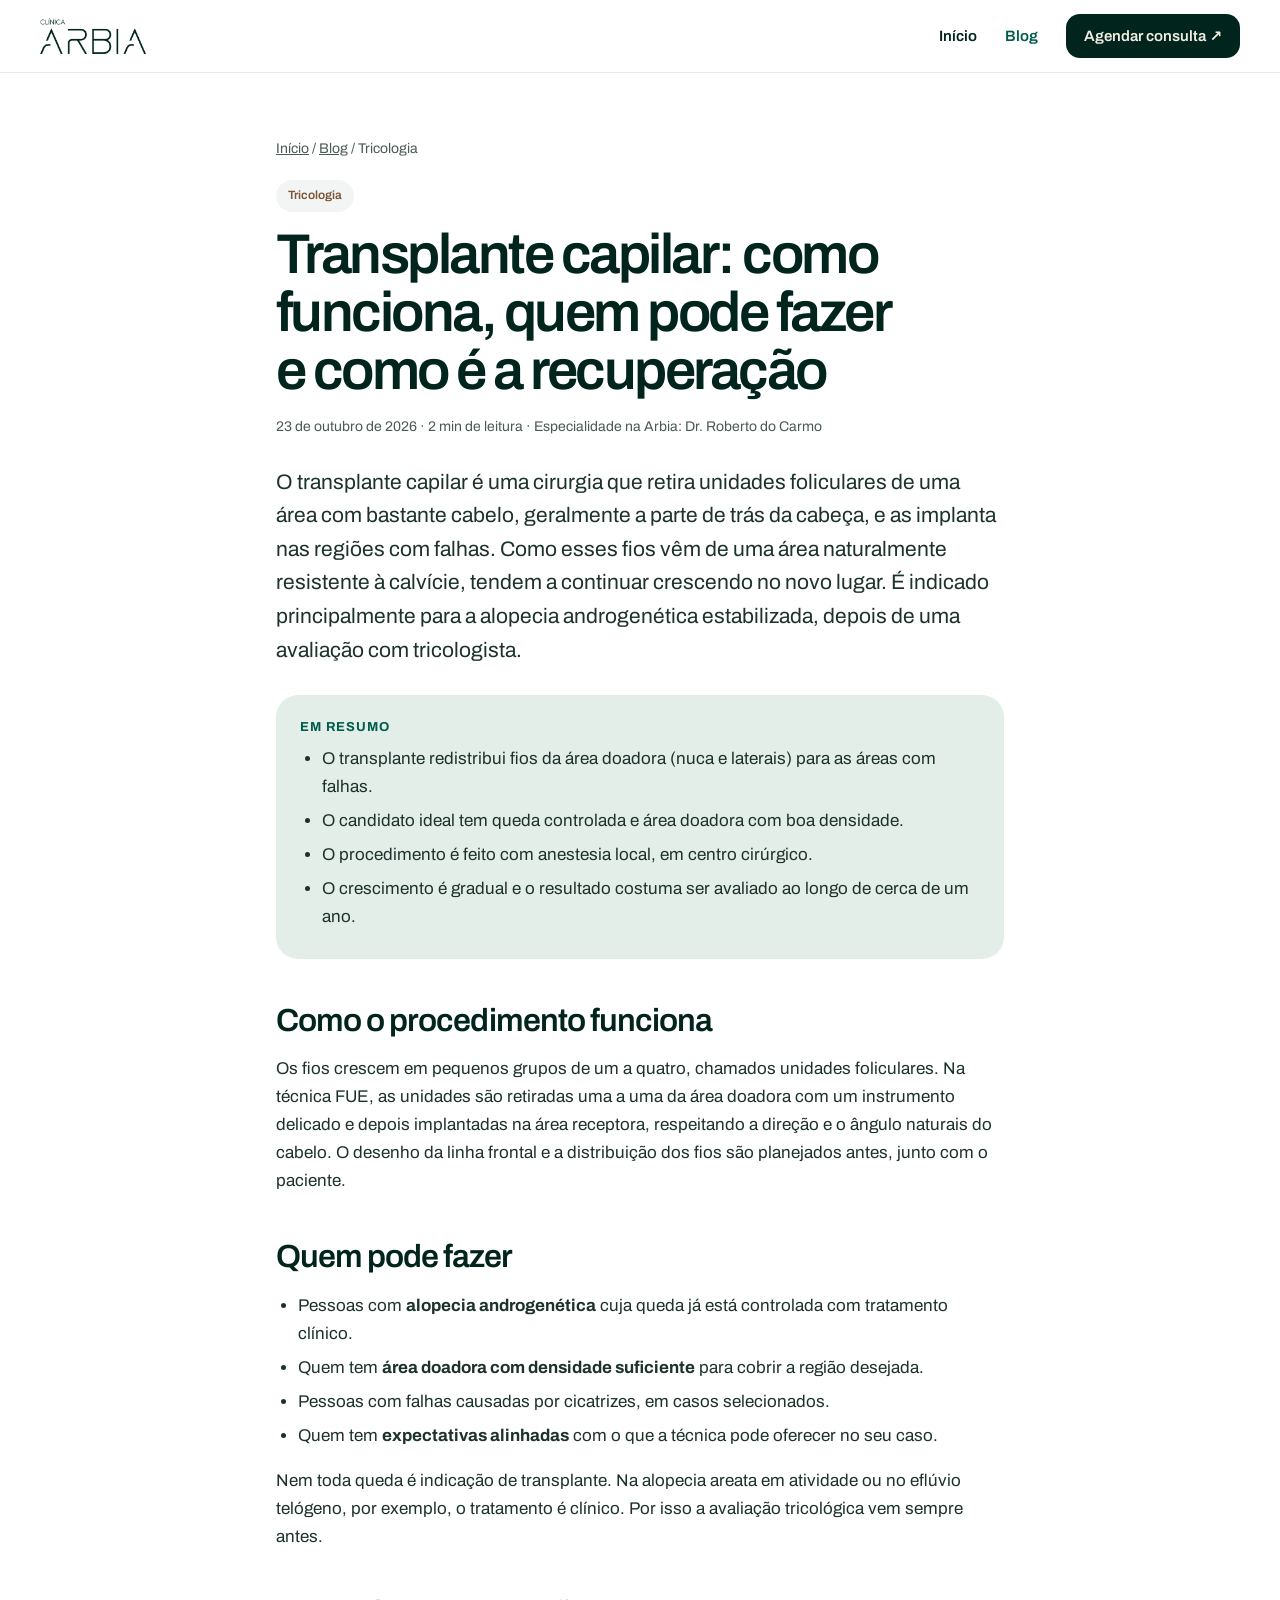
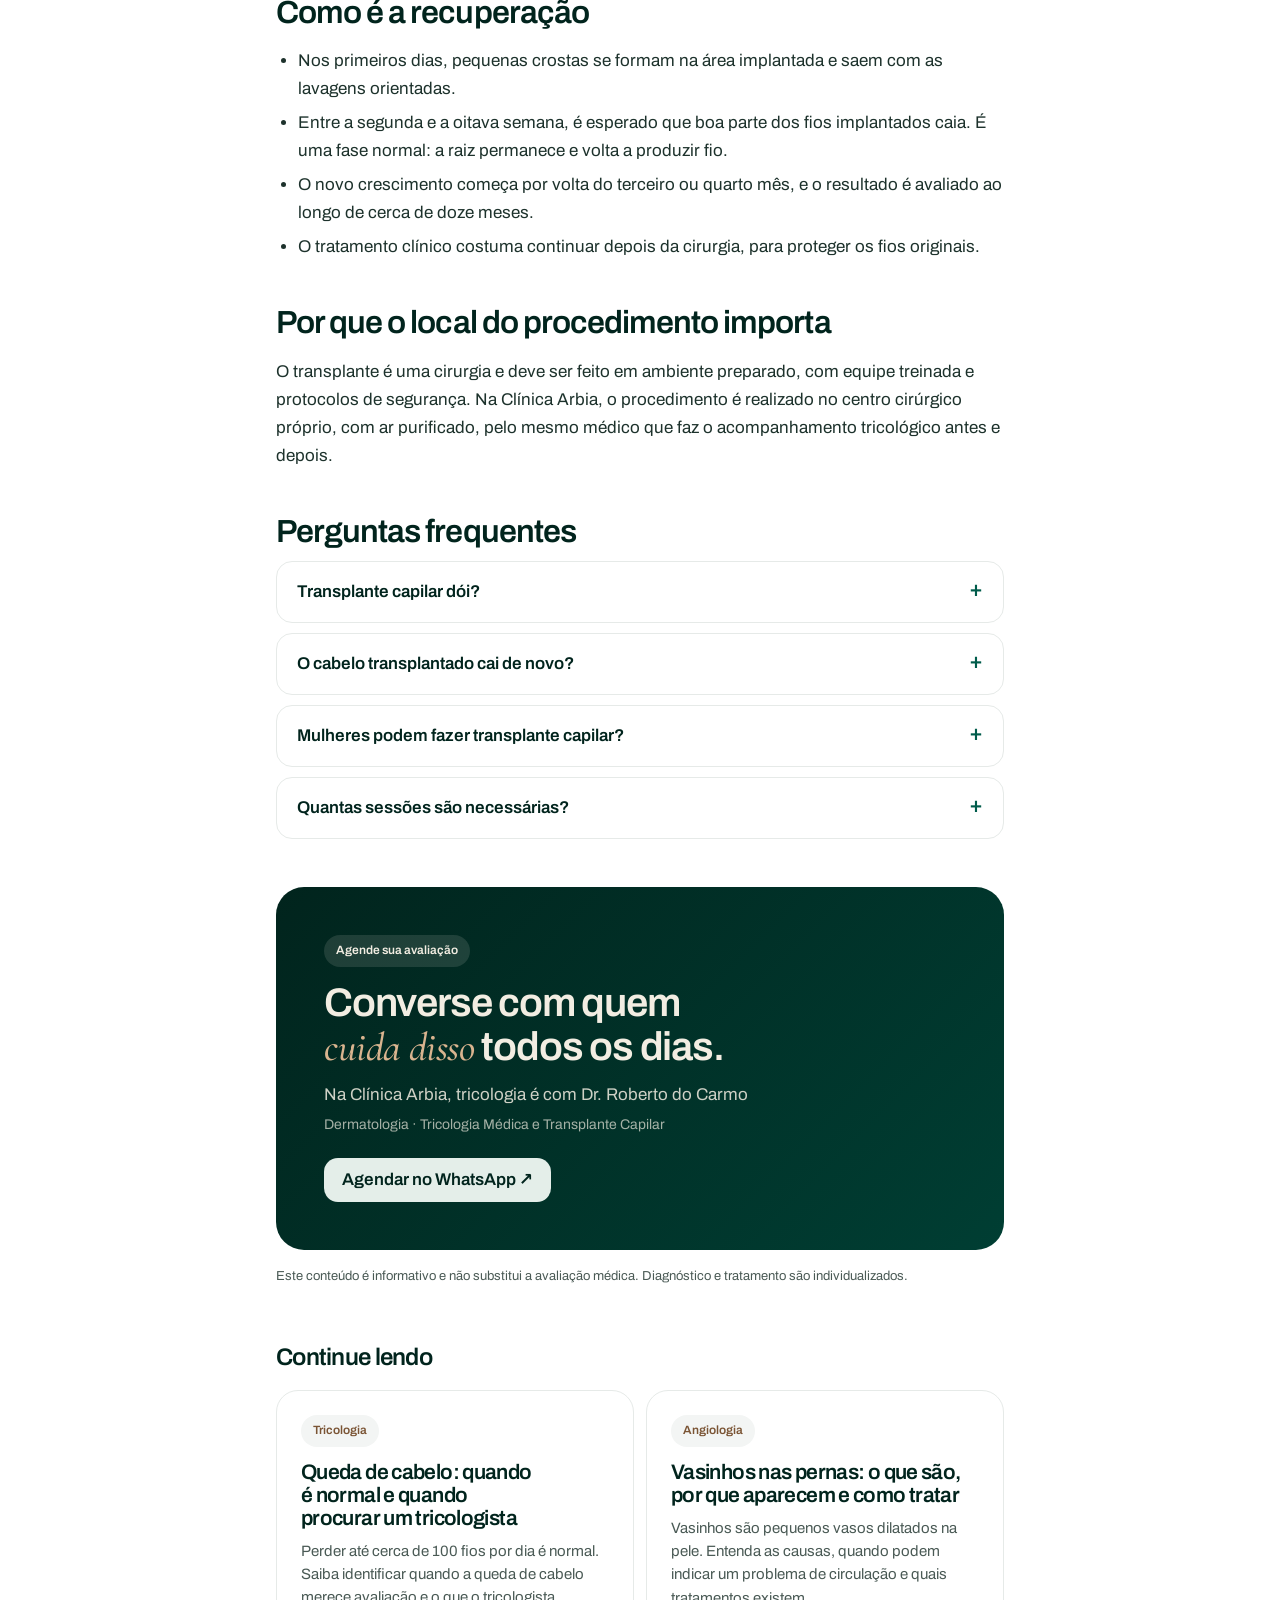
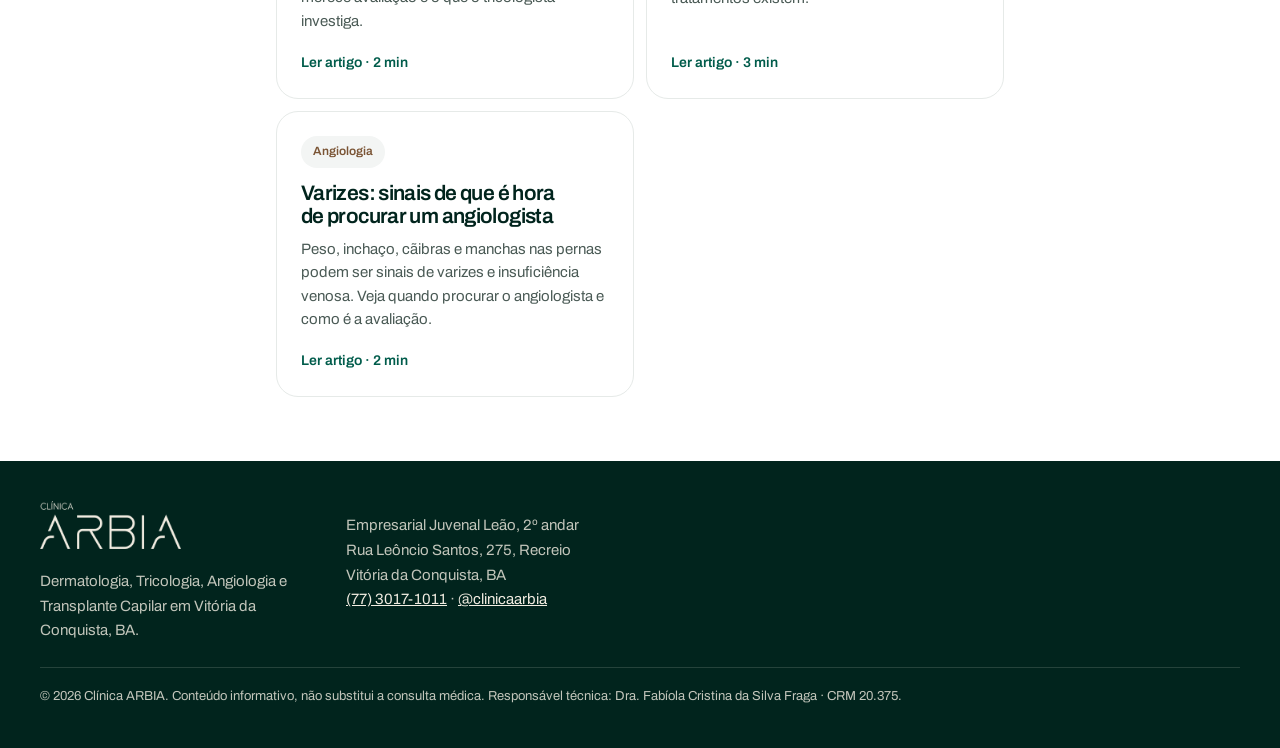
<file: blog/transplante-capilar-como-funciona.html>
<!doctype html>
<html lang="pt-BR">
<head>
<meta charset="utf-8">
<meta name="viewport" content="width=device-width, initial-scale=1">
<title>Transplante capilar: como funciona, quem pode fazer e como é a recuperação | Clínica ARBIA</title>
<meta name="description" content="Entenda como o transplante capilar redistribui os fios, quem é candidato, como é o procedimento e o que esperar da recuperação.">
<link rel="canonical" href="https://www.clinicaarbia.com.br/blog/transplante-capilar-como-funciona">
<meta name="robots" content="index, follow, max-image-preview:large">
<meta name="theme-color" content="#01241D">
<meta property="og:type" content="article">
<meta property="og:locale" content="pt_BR">
<meta property="og:site_name" content="Clínica ARBIA">
<meta property="og:title" content="Transplante capilar: como funciona, quem pode fazer e como é a recuperação | Clínica ARBIA">
<meta property="og:description" content="Entenda como o transplante capilar redistribui os fios, quem é candidato, como é o procedimento e o que esperar da recuperação.">
<meta property="og:url" content="https://www.clinicaarbia.com.br/blog/transplante-capilar-como-funciona">
<meta property="og:image" content="https://www.clinicaarbia.com.br/og.jpg">
<meta name="twitter:card" content="summary_large_image">
<link rel="icon" href="/favicon.svg" type="image/svg+xml">
<link rel="preconnect" href="https://fonts.googleapis.com">
<link rel="preconnect" href="https://fonts.gstatic.com" crossorigin>
<link href="https://fonts.googleapis.com/css2?family=Archivo:wght@400;500;600&family=Cormorant+Garamond:ital,wght@1,500&display=swap" rel="stylesheet">
<link rel="stylesheet" href="/blog/blog.css">
<script type="application/ld+json">{"@context": "https://schema.org", "@graph": [{"@type": "BlogPosting", "headline": "Transplante capilar: como funciona, quem pode fazer e como é a recuperação", "description": "Entenda como o transplante capilar redistribui os fios, quem é candidato, como é o procedimento e o que esperar da recuperação.", "datePublished": "2026-10-23", "dateModified": "2026-10-23", "inLanguage": "pt-BR", "mainEntityOfPage": "https://www.clinicaarbia.com.br/blog/transplante-capilar-como-funciona", "image": "https://www.clinicaarbia.com.br/og.jpg", "author": {"@type": "Organization", "name": "Clínica ARBIA", "url": "https://www.clinicaarbia.com.br/"}, "publisher": {"@type": "MedicalClinic", "@id": "https://www.clinicaarbia.com.br/#clinica", "name": "Clínica ARBIA", "url": "https://www.clinicaarbia.com.br/", "telephone": "+55-77-3017-1011"}, "about": "Tricologia", "articleSection": "Tricologia"}, {"@type": "BreadcrumbList", "itemListElement": [{"@type": "ListItem", "position": 1, "name": "Início", "item": "https://www.clinicaarbia.com.br/"}, {"@type": "ListItem", "position": 2, "name": "Blog", "item": "https://www.clinicaarbia.com.br/blog"}, {"@type": "ListItem", "position": 3, "name": "Transplante capilar: como funciona, quem pode fazer e como é a recuperação", "item": "https://www.clinicaarbia.com.br/blog/transplante-capilar-como-funciona"}]}, {"@type": "FAQPage", "mainEntity": [{"@type": "Question", "name": "Transplante capilar dói?", "acceptedAnswer": {"@type": "Answer", "text": "O procedimento é feito com anestesia local, e o desconforto costuma se concentrar no momento da aplicação da anestesia. Depois, a dor é geralmente leve e controlada com medicação."}}, {"@type": "Question", "name": "O cabelo transplantado cai de novo?", "acceptedAnswer": {"@type": "Answer", "text": "Os fios vêm de uma área resistente à calvície e tendem a permanecer. Já os fios originais ao redor continuam sujeitos à queda, por isso o tratamento clínico segue importante."}}, {"@type": "Question", "name": "Mulheres podem fazer transplante capilar?", "acceptedAnswer": {"@type": "Answer", "text": "Sim, em casos selecionados. A queda feminina costuma ser mais difusa, e a avaliação define se há indicação e área doadora adequada."}}, {"@type": "Question", "name": "Quantas sessões são necessárias?", "acceptedAnswer": {"@type": "Answer", "text": "Muitas pessoas precisam de uma única sessão, mas isso depende da extensão da área, da densidade desejada e da área doadora disponível."}}]}]}</script>
</head>
<body>
<header class="top">
  <a class="brand" href="/" aria-label="Clínica ARBIA — página inicial"><img src="/logo-arbia-verde.png" alt="Clínica ARBIA" width="105" height="36"></a>
  <nav aria-label="Principal">
    <a href="/">Início</a>
    <a href="/blog" aria-current="page">Blog</a>
    <a class="btn" href="https://wa.me/557730171011?text=Ol%C3%A1%21%20Li%20o%20artigo%20%22Transplante%20capilar%3A%20como%20funciona%2C%20quem%20pode%20fazer%20e%20como%20%C3%A9%20a%20recupera%C3%A7%C3%A3o%22%20no%20blog%20e%20gostaria%20de%20agendar%20uma%20avalia%C3%A7%C3%A3o%20na%20Cl%C3%ADnica%20Arbia." target="_blank" rel="noopener">Agendar consulta ↗</a>
  </nav>
</header>
<main class="post">
<nav class="crumbs" aria-label="Trilha"><a href="/">Início</a> / <a href="/blog">Blog</a> / <span>Tricologia</span></nav>
<span class="tag">Tricologia</span>
<h1>Transplante capilar: como funciona, quem pode fazer e como é a recuperação</h1>
<p class="meta"><time datetime="2026-10-23">23 de outubro de 2026</time> · 2 min de leitura · Especialidade na Arbia: Dr. Roberto do Carmo</p>
<article>
<div class="lead"><p>O transplante capilar é uma cirurgia que retira unidades foliculares de uma área com bastante cabelo, geralmente a parte de trás da cabeça, e as implanta nas regiões com falhas. Como esses fios vêm de uma área naturalmente resistente à calvície, tendem a continuar crescendo no novo lugar. É indicado principalmente para a alopecia androgenética estabilizada, depois de uma avaliação com tricologista.</p></div>
<aside class="resumo" aria-label="Resumo"><strong>Em resumo</strong><ul><li>O transplante redistribui fios da área doadora (nuca e laterais) para as áreas com falhas.</li><li>O candidato ideal tem queda controlada e área doadora com boa densidade.</li><li>O procedimento é feito com anestesia local, em centro cirúrgico.</li><li>O crescimento é gradual e o resultado costuma ser avaliado ao longo de cerca de um ano.</li></ul></aside>
<h2 id="como-o-procedimento-funciona">Como o procedimento funciona</h2>
<p>Os fios crescem em pequenos grupos de um a quatro, chamados unidades foliculares. Na técnica FUE, as unidades são retiradas uma a uma da área doadora com um instrumento delicado e depois implantadas na área receptora, respeitando a direção e o ângulo naturais do cabelo. O desenho da linha frontal e a distribuição dos fios são planejados antes, junto com o paciente.</p>
<h2 id="quem-pode-fazer">Quem pode fazer</h2>
<ul><li>Pessoas com <strong>alopecia androgenética</strong> cuja queda já está controlada com tratamento clínico.</li><li>Quem tem <strong>área doadora com densidade suficiente</strong> para cobrir a região desejada.</li><li>Pessoas com falhas causadas por cicatrizes, em casos selecionados.</li><li>Quem tem <strong>expectativas alinhadas</strong> com o que a técnica pode oferecer no seu caso.</li></ul>
<p>Nem toda queda é indicação de transplante. Na alopecia areata em atividade ou no eflúvio telógeno, por exemplo, o tratamento é clínico. Por isso a avaliação tricológica vem sempre antes.</p>
<h2 id="como-e-a-recuperauao">Como é a recuperação</h2>
<ul><li>Nos primeiros dias, pequenas crostas se formam na área implantada e saem com as lavagens orientadas.</li><li>Entre a segunda e a oitava semana, é esperado que boa parte dos fios implantados caia. É uma fase normal: a raiz permanece e volta a produzir fio.</li><li>O novo crescimento começa por volta do terceiro ou quarto mês, e o resultado é avaliado ao longo de cerca de doze meses.</li><li>O tratamento clínico costuma continuar depois da cirurgia, para proteger os fios originais.</li></ul>
<h2 id="por-que-o-local-do-procedimento-importa">Por que o local do procedimento importa</h2>
<p>O transplante é uma cirurgia e deve ser feito em ambiente preparado, com equipe treinada e protocolos de segurança. Na Clínica Arbia, o procedimento é realizado no centro cirúrgico próprio, com ar purificado, pelo mesmo médico que faz o acompanhamento tricológico antes e depois.</p>
<section class="faq"><h2 id="perguntas-frequentes">Perguntas frequentes</h2>
<details><summary>Transplante capilar dói?</summary><p>O procedimento é feito com anestesia local, e o desconforto costuma se concentrar no momento da aplicação da anestesia. Depois, a dor é geralmente leve e controlada com medicação.</p></details>
<details><summary>O cabelo transplantado cai de novo?</summary><p>Os fios vêm de uma área resistente à calvície e tendem a permanecer. Já os fios originais ao redor continuam sujeitos à queda, por isso o tratamento clínico segue importante.</p></details>
<details><summary>Mulheres podem fazer transplante capilar?</summary><p>Sim, em casos selecionados. A queda feminina costuma ser mais difusa, e a avaliação define se há indicação e área doadora adequada.</p></details>
<details><summary>Quantas sessões são necessárias?</summary><p>Muitas pessoas precisam de uma única sessão, mas isso depende da extensão da área, da densidade desejada e da área doadora disponível.</p></details>
</section>
</article>
<section class="cta">
  <span class="tag tag-dark">Agende sua avaliação</span>
  <h2>Converse com quem <em>cuida disso</em> todos os dias.</h2>
  <p>Na Clínica Arbia, tricologia é com Dr. Roberto do Carmo<span class="cargo">Dermatologia · Tricologia Médica e Transplante Capilar</span></p>
  <a class="btn btn-light" href="https://wa.me/557730171011?text=Ol%C3%A1%21%20Li%20o%20artigo%20%22Transplante%20capilar%3A%20como%20funciona%2C%20quem%20pode%20fazer%20e%20como%20%C3%A9%20a%20recupera%C3%A7%C3%A3o%22%20no%20blog%20e%20gostaria%20de%20agendar%20uma%20avalia%C3%A7%C3%A3o%20na%20Cl%C3%ADnica%20Arbia." target="_blank" rel="noopener">Agendar no WhatsApp ↗</a>
</section>
<p class="aviso">Este conteúdo é informativo e não substitui a avaliação médica. Diagnóstico e tratamento são individualizados.</p>
<section class="rel"><h2>Continue lendo</h2><div class="grid">
<a class="card" href="/blog/queda-de-cabelo-quando-procurar-tricologista"><span class="tag">Tricologia</span><h3>Queda de cabelo: quando é normal e quando procurar um tricologista</h3><p>Perder até cerca de 100 fios por dia é normal. Saiba identificar quando a queda de cabelo merece avaliação e o que o tricologista investiga.</p><span class="more">Ler artigo · 2 min</span></a>
<a class="card" href="/blog/vasinhos-nas-pernas"><span class="tag">Angiologia</span><h3>Vasinhos nas pernas: o que são, por que aparecem e como tratar</h3><p>Vasinhos são pequenos vasos dilatados na pele. Entenda as causas, quando podem indicar um problema de circulação e quais tratamentos existem.</p><span class="more">Ler artigo · 3 min</span></a>
<a class="card" href="/blog/varizes-sinais-de-alerta"><span class="tag">Angiologia</span><h3>Varizes: sinais de que é hora de procurar um angiologista</h3><p>Peso, inchaço, cãibras e manchas nas pernas podem ser sinais de varizes e insuficiência venosa. Veja quando procurar o angiologista e como é a avaliação.</p><span class="more">Ler artigo · 2 min</span></a>
</div></section>
</main>
<footer class="foot">
  <div>
    <a class="brand" href="/"><img src="/logo-arbia-creme.png" alt="Clínica ARBIA" width="140" height="48"></a>
    <p>Dermatologia, Tricologia, Angiologia e Transplante Capilar em Vitória da Conquista, BA.</p>
  </div>
  <address>
    Empresarial Juvenal Leão, 2º andar<br>
    Rua Leôncio Santos, 275, Recreio<br>
    Vitória da Conquista, BA<br>
    <a href="tel:+557730171011">(77) 3017-1011</a> · <a href="https://www.instagram.com/clinicaarbia/">@clinicaarbia</a>
  </address>
  <p class="legal">© 2026 Clínica ARBIA. Conteúdo informativo, não substitui a consulta médica. Responsável técnica: Dra. Fabíola Cristina da Silva Fraga · CRM 20.375.</p>
</footer>
</body>
</html>
</file>
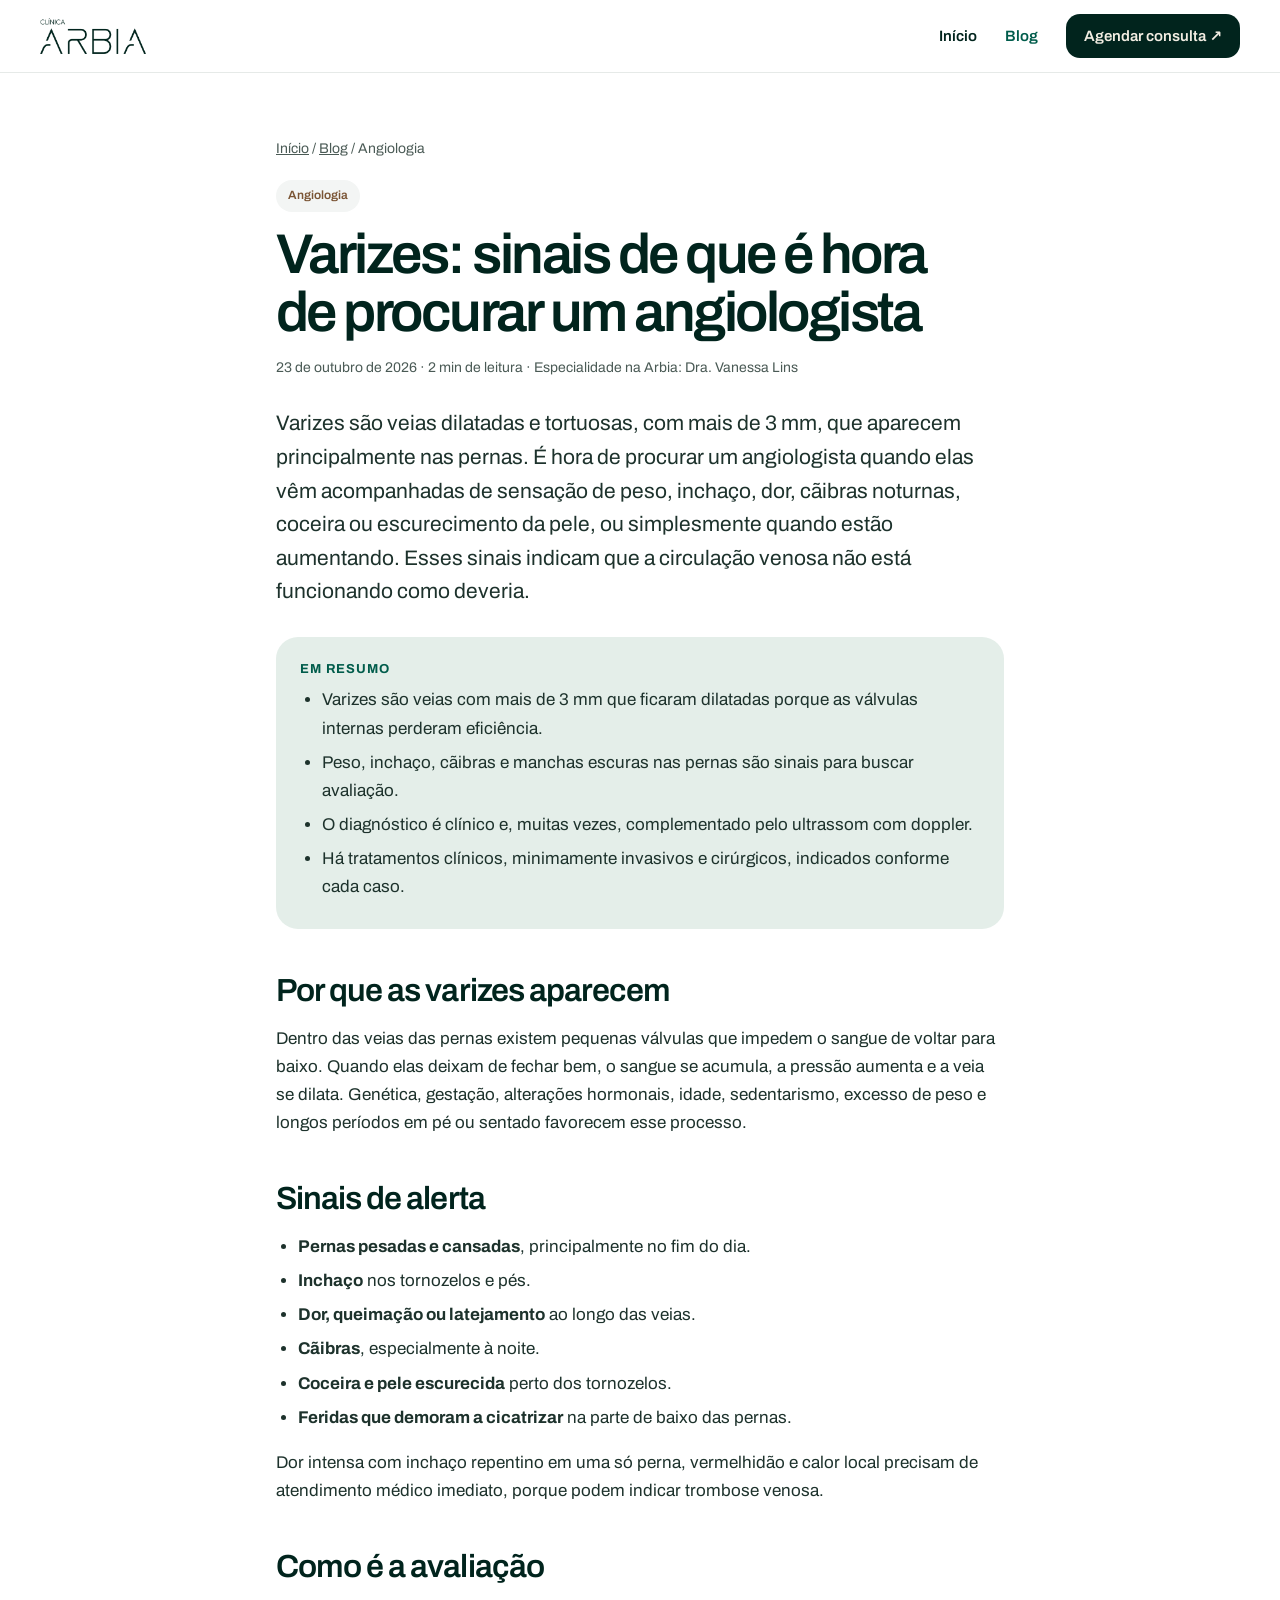
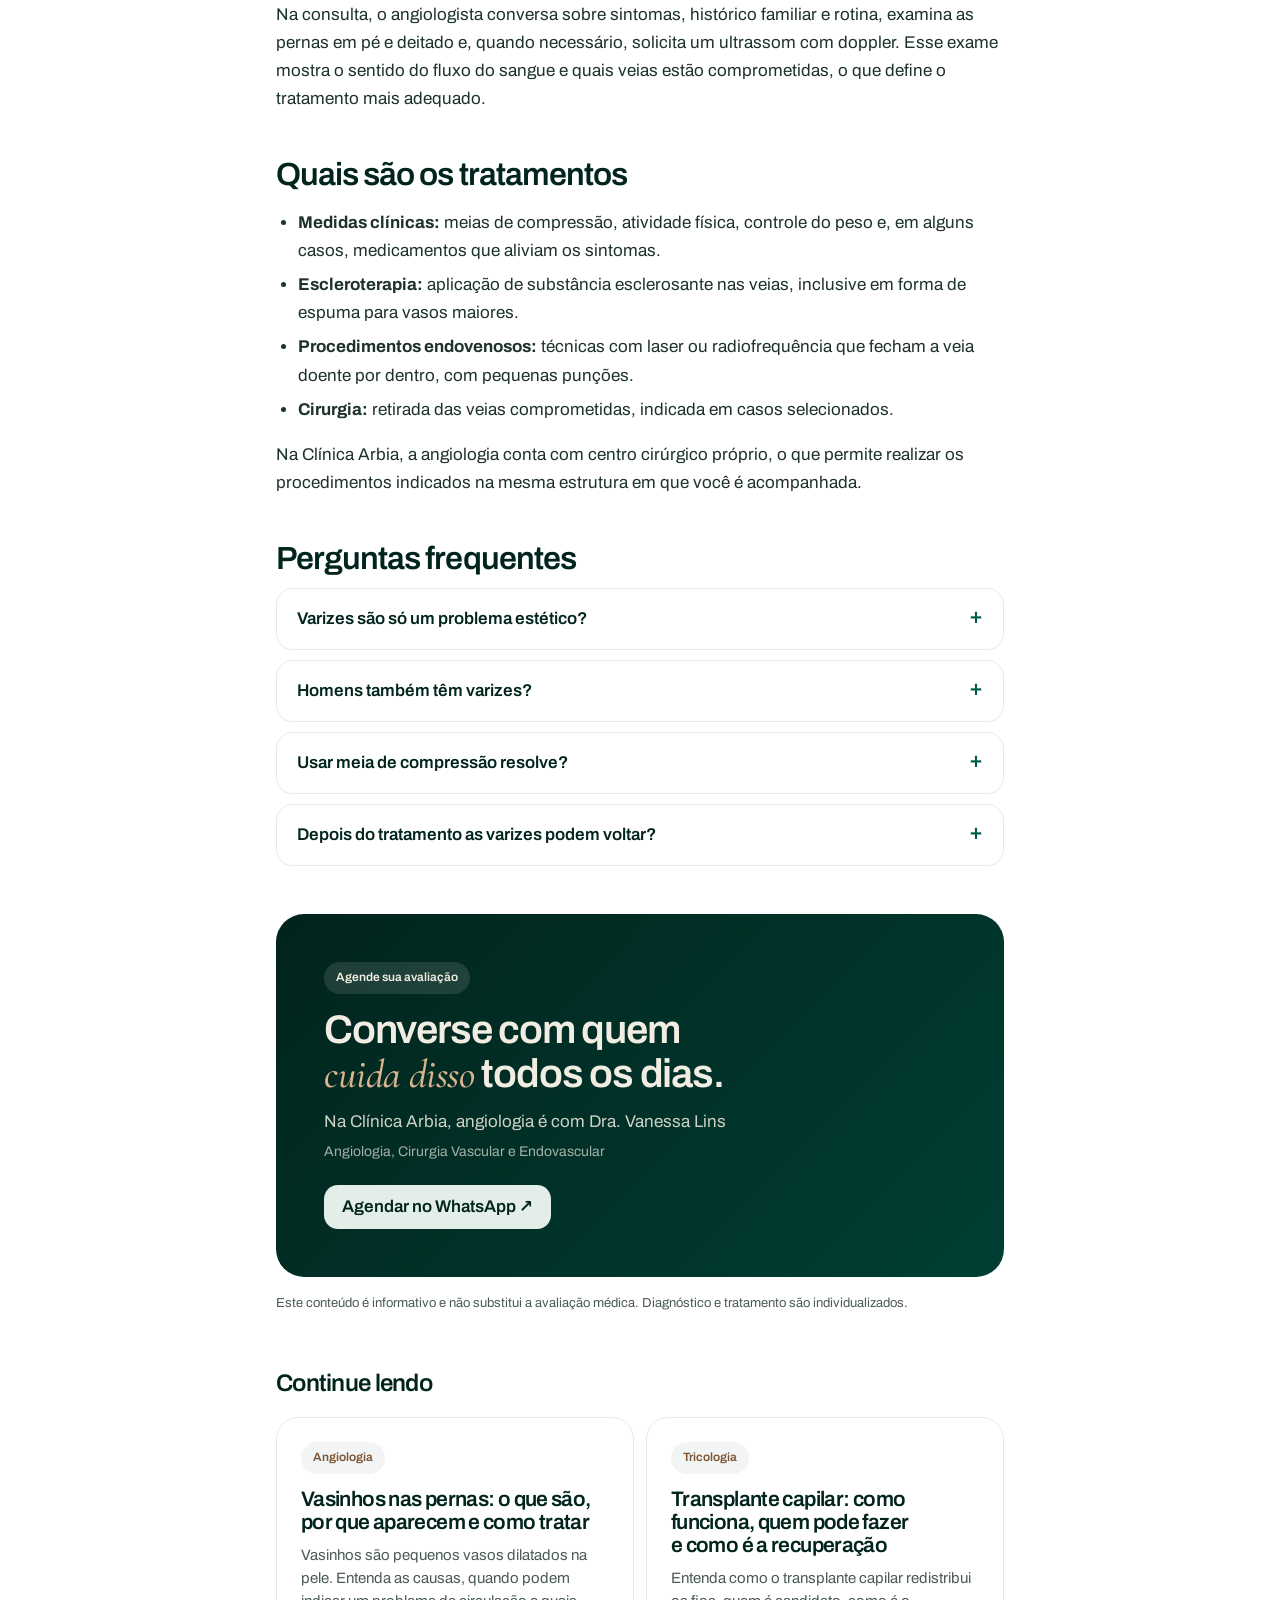
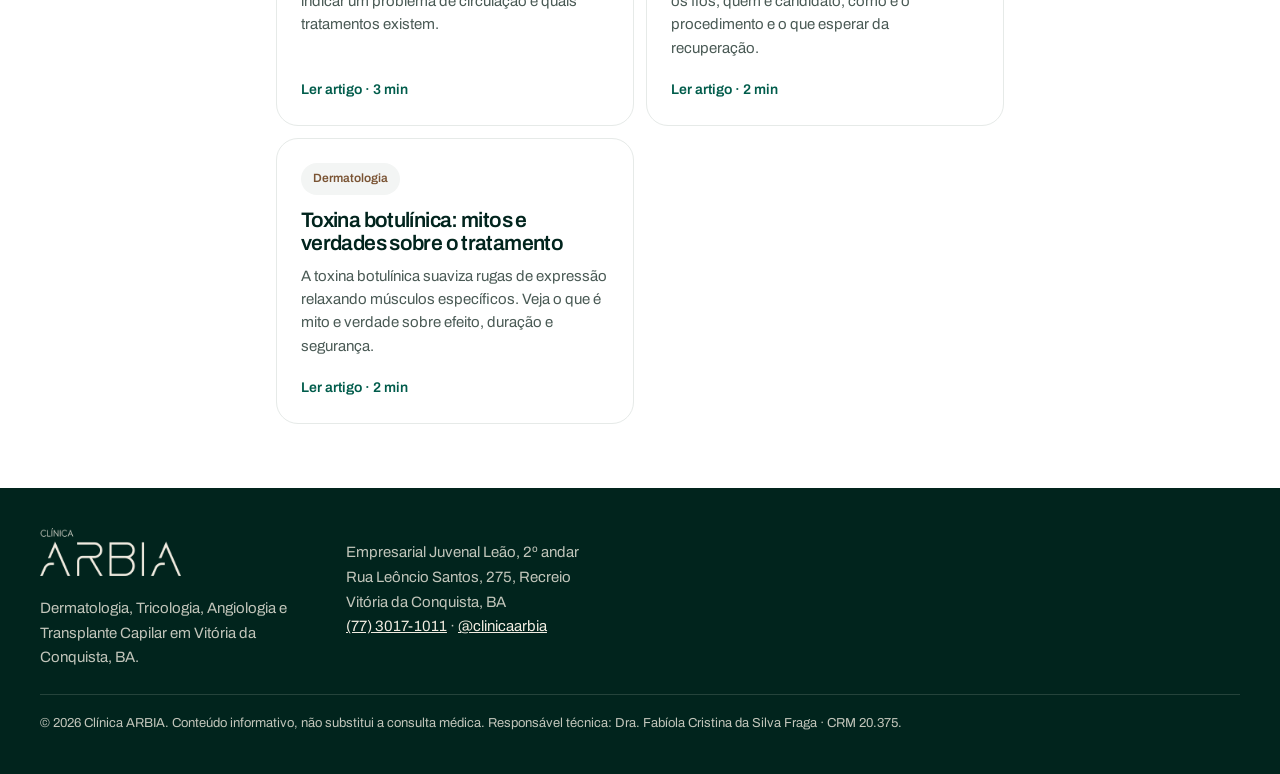
<file: blog/varizes-sinais-de-alerta.html>
<!doctype html>
<html lang="pt-BR">
<head>
<meta charset="utf-8">
<meta name="viewport" content="width=device-width, initial-scale=1">
<title>Varizes: sinais de que é hora de procurar um angiologista | Clínica ARBIA</title>
<meta name="description" content="Peso, inchaço, cãibras e manchas nas pernas podem ser sinais de varizes e insuficiência venosa. Veja quando procurar o angiologista e como é a avaliação.">
<link rel="canonical" href="https://www.clinicaarbia.com.br/blog/varizes-sinais-de-alerta">
<meta name="robots" content="index, follow, max-image-preview:large">
<meta name="theme-color" content="#01241D">
<meta property="og:type" content="article">
<meta property="og:locale" content="pt_BR">
<meta property="og:site_name" content="Clínica ARBIA">
<meta property="og:title" content="Varizes: sinais de que é hora de procurar um angiologista | Clínica ARBIA">
<meta property="og:description" content="Peso, inchaço, cãibras e manchas nas pernas podem ser sinais de varizes e insuficiência venosa. Veja quando procurar o angiologista e como é a avaliação.">
<meta property="og:url" content="https://www.clinicaarbia.com.br/blog/varizes-sinais-de-alerta">
<meta property="og:image" content="https://www.clinicaarbia.com.br/og.jpg">
<meta name="twitter:card" content="summary_large_image">
<link rel="icon" href="/favicon.svg" type="image/svg+xml">
<link rel="preconnect" href="https://fonts.googleapis.com">
<link rel="preconnect" href="https://fonts.gstatic.com" crossorigin>
<link href="https://fonts.googleapis.com/css2?family=Archivo:wght@400;500;600&family=Cormorant+Garamond:ital,wght@1,500&display=swap" rel="stylesheet">
<link rel="stylesheet" href="/blog/blog.css">
<script type="application/ld+json">{"@context": "https://schema.org", "@graph": [{"@type": "BlogPosting", "headline": "Varizes: sinais de que é hora de procurar um angiologista", "description": "Peso, inchaço, cãibras e manchas nas pernas podem ser sinais de varizes e insuficiência venosa. Veja quando procurar o angiologista e como é a avaliação.", "datePublished": "2026-10-23", "dateModified": "2026-10-23", "inLanguage": "pt-BR", "mainEntityOfPage": "https://www.clinicaarbia.com.br/blog/varizes-sinais-de-alerta", "image": "https://www.clinicaarbia.com.br/og.jpg", "author": {"@type": "Organization", "name": "Clínica ARBIA", "url": "https://www.clinicaarbia.com.br/"}, "publisher": {"@type": "MedicalClinic", "@id": "https://www.clinicaarbia.com.br/#clinica", "name": "Clínica ARBIA", "url": "https://www.clinicaarbia.com.br/", "telephone": "+55-77-3017-1011"}, "about": "Angiologia", "articleSection": "Angiologia"}, {"@type": "BreadcrumbList", "itemListElement": [{"@type": "ListItem", "position": 1, "name": "Início", "item": "https://www.clinicaarbia.com.br/"}, {"@type": "ListItem", "position": 2, "name": "Blog", "item": "https://www.clinicaarbia.com.br/blog"}, {"@type": "ListItem", "position": 3, "name": "Varizes: sinais de que é hora de procurar um angiologista", "item": "https://www.clinicaarbia.com.br/blog/varizes-sinais-de-alerta"}]}, {"@type": "FAQPage", "mainEntity": [{"@type": "Question", "name": "Varizes são só um problema estético?", "acceptedAnswer": {"@type": "Answer", "text": "Não. Além da aparência, as varizes podem causar dor, inchaço e, sem tratamento, levar a complicações como alterações de pele, feridas e tromboflebite."}}, {"@type": "Question", "name": "Homens também têm varizes?", "acceptedAnswer": {"@type": "Answer", "text": "Sim. Elas são mais frequentes em mulheres por causa dos hormônios e da gestação, mas homens também desenvolvem varizes e devem fazer a avaliação quando surgirem sintomas."}}, {"@type": "Question", "name": "Usar meia de compressão resolve?", "acceptedAnswer": {"@type": "Answer", "text": "A meia ajuda a aliviar sintomas e a prevenir a piora, mas não elimina as varizes que já existem. Ela costuma fazer parte de um plano de cuidado mais completo."}}, {"@type": "Question", "name": "Depois do tratamento as varizes podem voltar?", "acceptedAnswer": {"@type": "Answer", "text": "A tendência a desenvolver varizes continua. Por isso, hábitos saudáveis e acompanhamento periódico com o angiologista são importantes."}}]}]}</script>
</head>
<body>
<header class="top">
  <a class="brand" href="/" aria-label="Clínica ARBIA — página inicial"><img src="/logo-arbia-verde.png" alt="Clínica ARBIA" width="105" height="36"></a>
  <nav aria-label="Principal">
    <a href="/">Início</a>
    <a href="/blog" aria-current="page">Blog</a>
    <a class="btn" href="https://wa.me/557730171011?text=Ol%C3%A1%21%20Li%20o%20artigo%20%22Varizes%3A%20sinais%20de%20que%20%C3%A9%20hora%20de%20procurar%20um%20angiologista%22%20no%20blog%20e%20gostaria%20de%20agendar%20uma%20avalia%C3%A7%C3%A3o%20na%20Cl%C3%ADnica%20Arbia." target="_blank" rel="noopener">Agendar consulta ↗</a>
  </nav>
</header>
<main class="post">
<nav class="crumbs" aria-label="Trilha"><a href="/">Início</a> / <a href="/blog">Blog</a> / <span>Angiologia</span></nav>
<span class="tag">Angiologia</span>
<h1>Varizes: sinais de que é hora de procurar um angiologista</h1>
<p class="meta"><time datetime="2026-10-23">23 de outubro de 2026</time> · 2 min de leitura · Especialidade na Arbia: Dra. Vanessa Lins</p>
<article>
<div class="lead"><p>Varizes são veias dilatadas e tortuosas, com mais de 3 mm, que aparecem principalmente nas pernas. É hora de procurar um angiologista quando elas vêm acompanhadas de sensação de peso, inchaço, dor, cãibras noturnas, coceira ou escurecimento da pele, ou simplesmente quando estão aumentando. Esses sinais indicam que a circulação venosa não está funcionando como deveria.</p></div>
<aside class="resumo" aria-label="Resumo"><strong>Em resumo</strong><ul><li>Varizes são veias com mais de 3 mm que ficaram dilatadas porque as válvulas internas perderam eficiência.</li><li>Peso, inchaço, cãibras e manchas escuras nas pernas são sinais para buscar avaliação.</li><li>O diagnóstico é clínico e, muitas vezes, complementado pelo ultrassom com doppler.</li><li>Há tratamentos clínicos, minimamente invasivos e cirúrgicos, indicados conforme cada caso.</li></ul></aside>
<h2 id="por-que-as-varizes-aparecem">Por que as varizes aparecem</h2>
<p>Dentro das veias das pernas existem pequenas válvulas que impedem o sangue de voltar para baixo. Quando elas deixam de fechar bem, o sangue se acumula, a pressão aumenta e a veia se dilata. Genética, gestação, alterações hormonais, idade, sedentarismo, excesso de peso e longos períodos em pé ou sentado favorecem esse processo.</p>
<h2 id="sinais-de-alerta">Sinais de alerta</h2>
<ul><li><strong>Pernas pesadas e cansadas</strong>, principalmente no fim do dia.</li><li><strong>Inchaço</strong> nos tornozelos e pés.</li><li><strong>Dor, queimação ou latejamento</strong> ao longo das veias.</li><li><strong>Cãibras</strong>, especialmente à noite.</li><li><strong>Coceira e pele escurecida</strong> perto dos tornozelos.</li><li><strong>Feridas que demoram a cicatrizar</strong> na parte de baixo das pernas.</li></ul>
<p>Dor intensa com inchaço repentino em uma só perna, vermelhidão e calor local precisam de atendimento médico imediato, porque podem indicar trombose venosa.</p>
<h2 id="como-e-a-avaliauao">Como é a avaliação</h2>
<p>Na consulta, o angiologista conversa sobre sintomas, histórico familiar e rotina, examina as pernas em pé e deitado e, quando necessário, solicita um ultrassom com doppler. Esse exame mostra o sentido do fluxo do sangue e quais veias estão comprometidas, o que define o tratamento mais adequado.</p>
<h2 id="quais-sao-os-tratamentos">Quais são os tratamentos</h2>
<ul><li><strong>Medidas clínicas:</strong> meias de compressão, atividade física, controle do peso e, em alguns casos, medicamentos que aliviam os sintomas.</li><li><strong>Escleroterapia:</strong> aplicação de substância esclerosante nas veias, inclusive em forma de espuma para vasos maiores.</li><li><strong>Procedimentos endovenosos:</strong> técnicas com laser ou radiofrequência que fecham a veia doente por dentro, com pequenas punções.</li><li><strong>Cirurgia:</strong> retirada das veias comprometidas, indicada em casos selecionados.</li></ul>
<p>Na Clínica Arbia, a angiologia conta com centro cirúrgico próprio, o que permite realizar os procedimentos indicados na mesma estrutura em que você é acompanhada.</p>
<section class="faq"><h2 id="perguntas-frequentes">Perguntas frequentes</h2>
<details><summary>Varizes são só um problema estético?</summary><p>Não. Além da aparência, as varizes podem causar dor, inchaço e, sem tratamento, levar a complicações como alterações de pele, feridas e tromboflebite.</p></details>
<details><summary>Homens também têm varizes?</summary><p>Sim. Elas são mais frequentes em mulheres por causa dos hormônios e da gestação, mas homens também desenvolvem varizes e devem fazer a avaliação quando surgirem sintomas.</p></details>
<details><summary>Usar meia de compressão resolve?</summary><p>A meia ajuda a aliviar sintomas e a prevenir a piora, mas não elimina as varizes que já existem. Ela costuma fazer parte de um plano de cuidado mais completo.</p></details>
<details><summary>Depois do tratamento as varizes podem voltar?</summary><p>A tendência a desenvolver varizes continua. Por isso, hábitos saudáveis e acompanhamento periódico com o angiologista são importantes.</p></details>
</section>
</article>
<section class="cta">
  <span class="tag tag-dark">Agende sua avaliação</span>
  <h2>Converse com quem <em>cuida disso</em> todos os dias.</h2>
  <p>Na Clínica Arbia, angiologia é com Dra. Vanessa Lins<span class="cargo">Angiologia, Cirurgia Vascular e Endovascular</span></p>
  <a class="btn btn-light" href="https://wa.me/557730171011?text=Ol%C3%A1%21%20Li%20o%20artigo%20%22Varizes%3A%20sinais%20de%20que%20%C3%A9%20hora%20de%20procurar%20um%20angiologista%22%20no%20blog%20e%20gostaria%20de%20agendar%20uma%20avalia%C3%A7%C3%A3o%20na%20Cl%C3%ADnica%20Arbia." target="_blank" rel="noopener">Agendar no WhatsApp ↗</a>
</section>
<p class="aviso">Este conteúdo é informativo e não substitui a avaliação médica. Diagnóstico e tratamento são individualizados.</p>
<section class="rel"><h2>Continue lendo</h2><div class="grid">
<a class="card" href="/blog/vasinhos-nas-pernas"><span class="tag">Angiologia</span><h3>Vasinhos nas pernas: o que são, por que aparecem e como tratar</h3><p>Vasinhos são pequenos vasos dilatados na pele. Entenda as causas, quando podem indicar um problema de circulação e quais tratamentos existem.</p><span class="more">Ler artigo · 3 min</span></a>
<a class="card" href="/blog/transplante-capilar-como-funciona"><span class="tag">Tricologia</span><h3>Transplante capilar: como funciona, quem pode fazer e como é a recuperação</h3><p>Entenda como o transplante capilar redistribui os fios, quem é candidato, como é o procedimento e o que esperar da recuperação.</p><span class="more">Ler artigo · 2 min</span></a>
<a class="card" href="/blog/toxina-botulinica-mitos-e-verdades"><span class="tag">Dermatologia</span><h3>Toxina botulínica: mitos e verdades sobre o tratamento</h3><p>A toxina botulínica suaviza rugas de expressão relaxando músculos específicos. Veja o que é mito e verdade sobre efeito, duração e segurança.</p><span class="more">Ler artigo · 2 min</span></a>
</div></section>
</main>
<footer class="foot">
  <div>
    <a class="brand" href="/"><img src="/logo-arbia-creme.png" alt="Clínica ARBIA" width="140" height="48"></a>
    <p>Dermatologia, Tricologia, Angiologia e Transplante Capilar em Vitória da Conquista, BA.</p>
  </div>
  <address>
    Empresarial Juvenal Leão, 2º andar<br>
    Rua Leôncio Santos, 275, Recreio<br>
    Vitória da Conquista, BA<br>
    <a href="tel:+557730171011">(77) 3017-1011</a> · <a href="https://www.instagram.com/clinicaarbia/">@clinicaarbia</a>
  </address>
  <p class="legal">© 2026 Clínica ARBIA. Conteúdo informativo, não substitui a consulta médica. Responsável técnica: Dra. Fabíola Cristina da Silva Fraga · CRM 20.375.</p>
</footer>
</body>
</html>
</file>
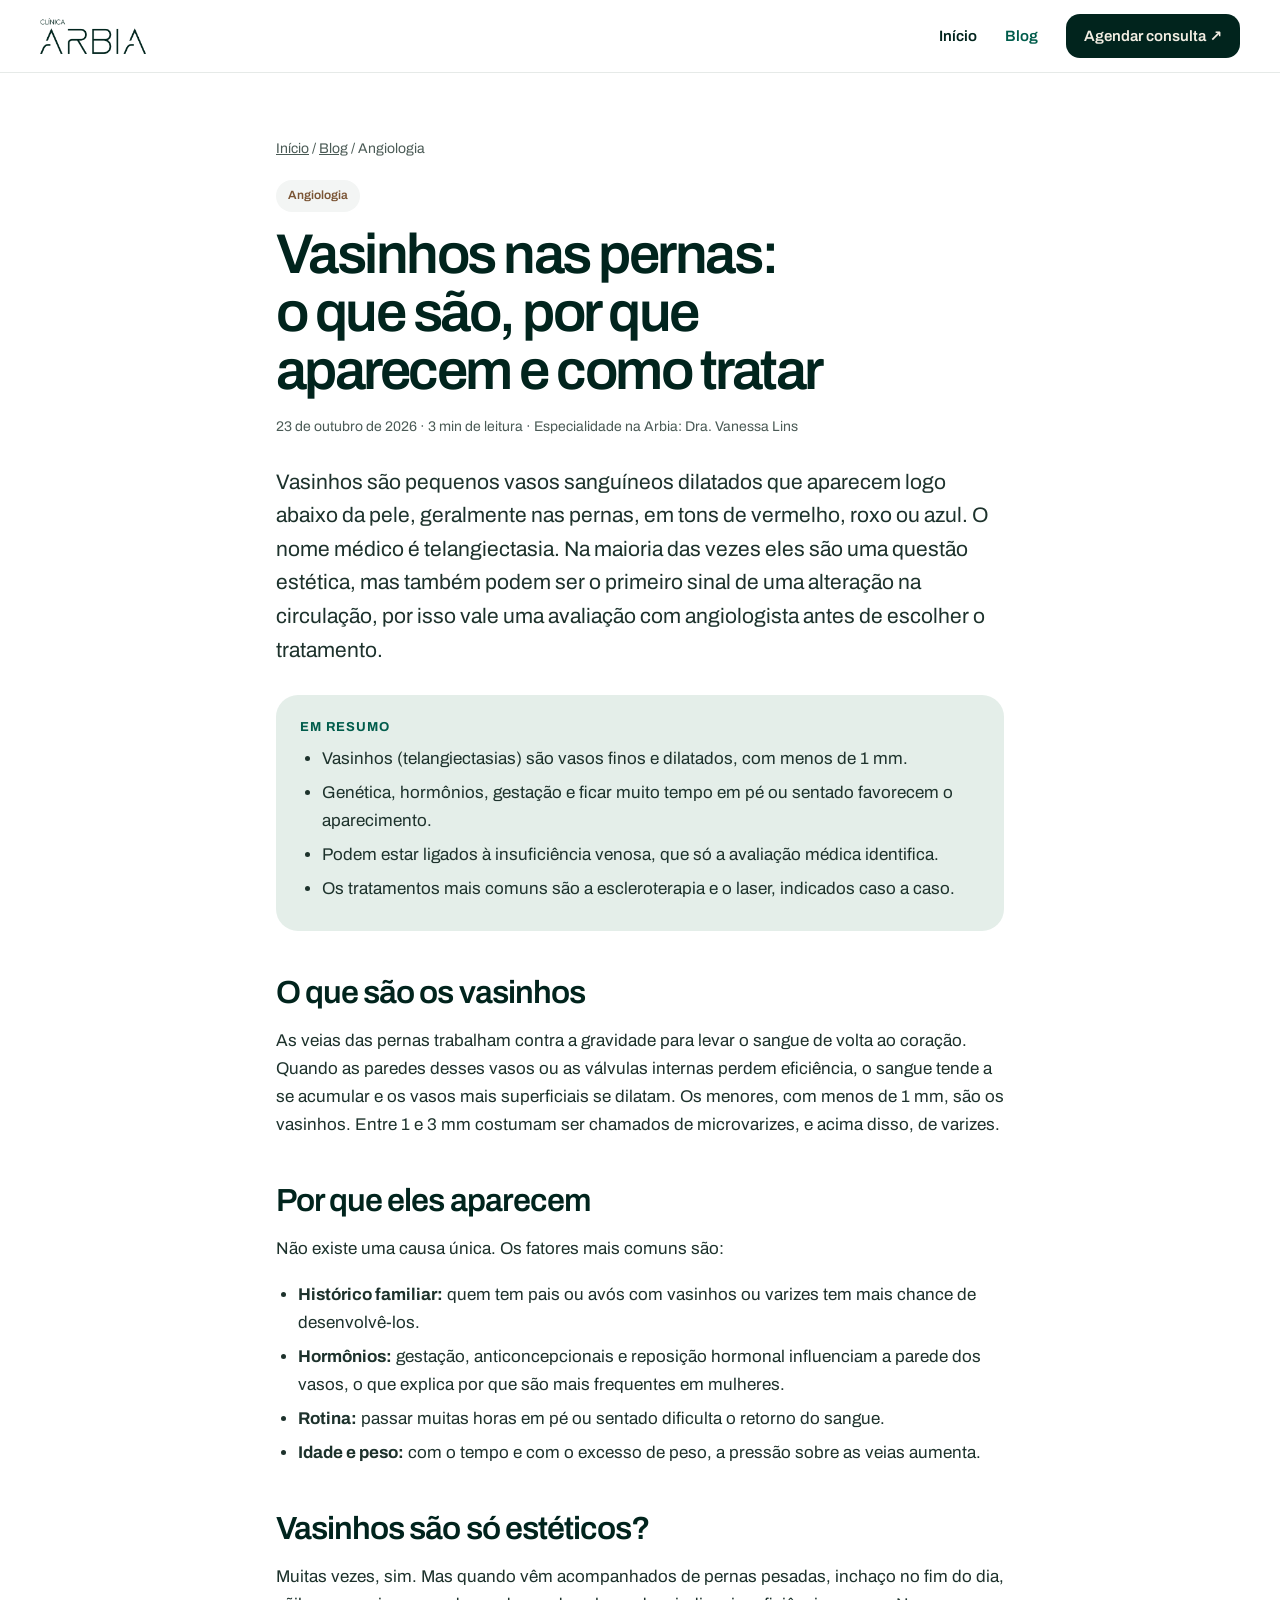
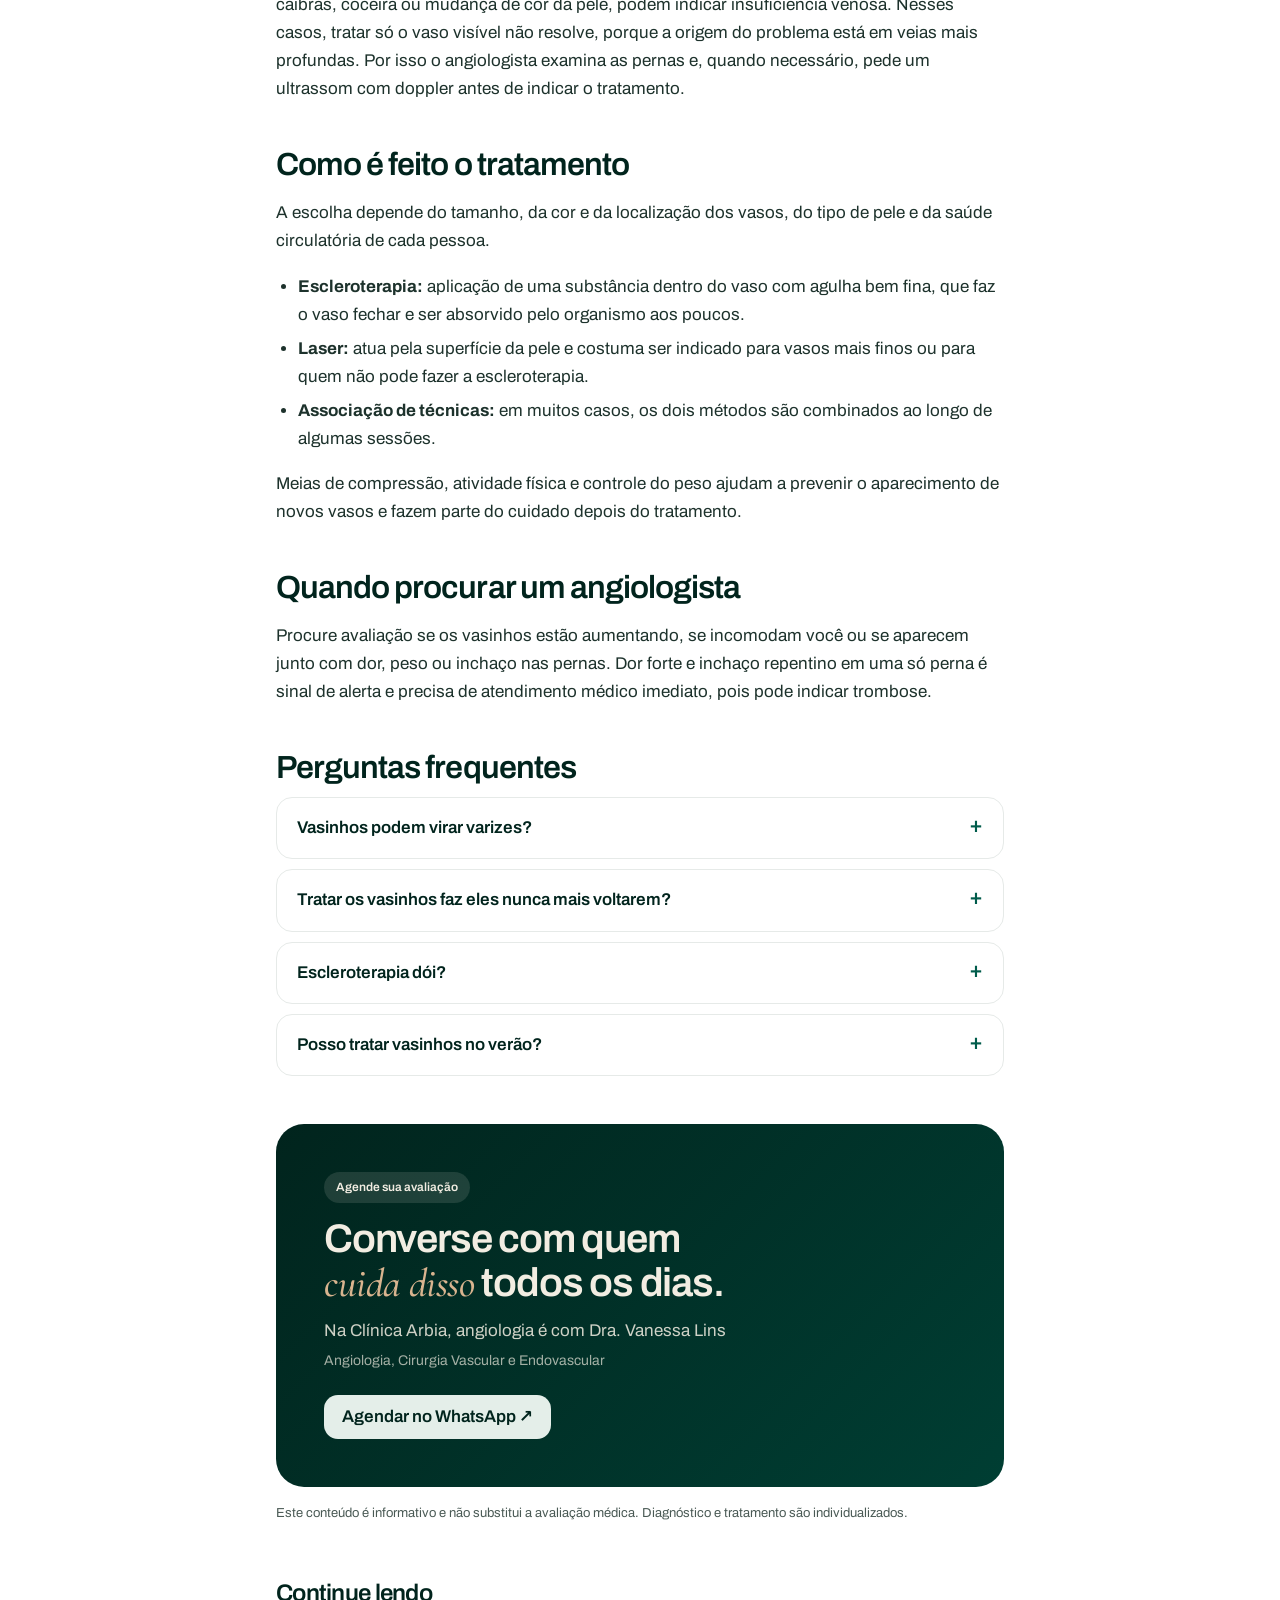
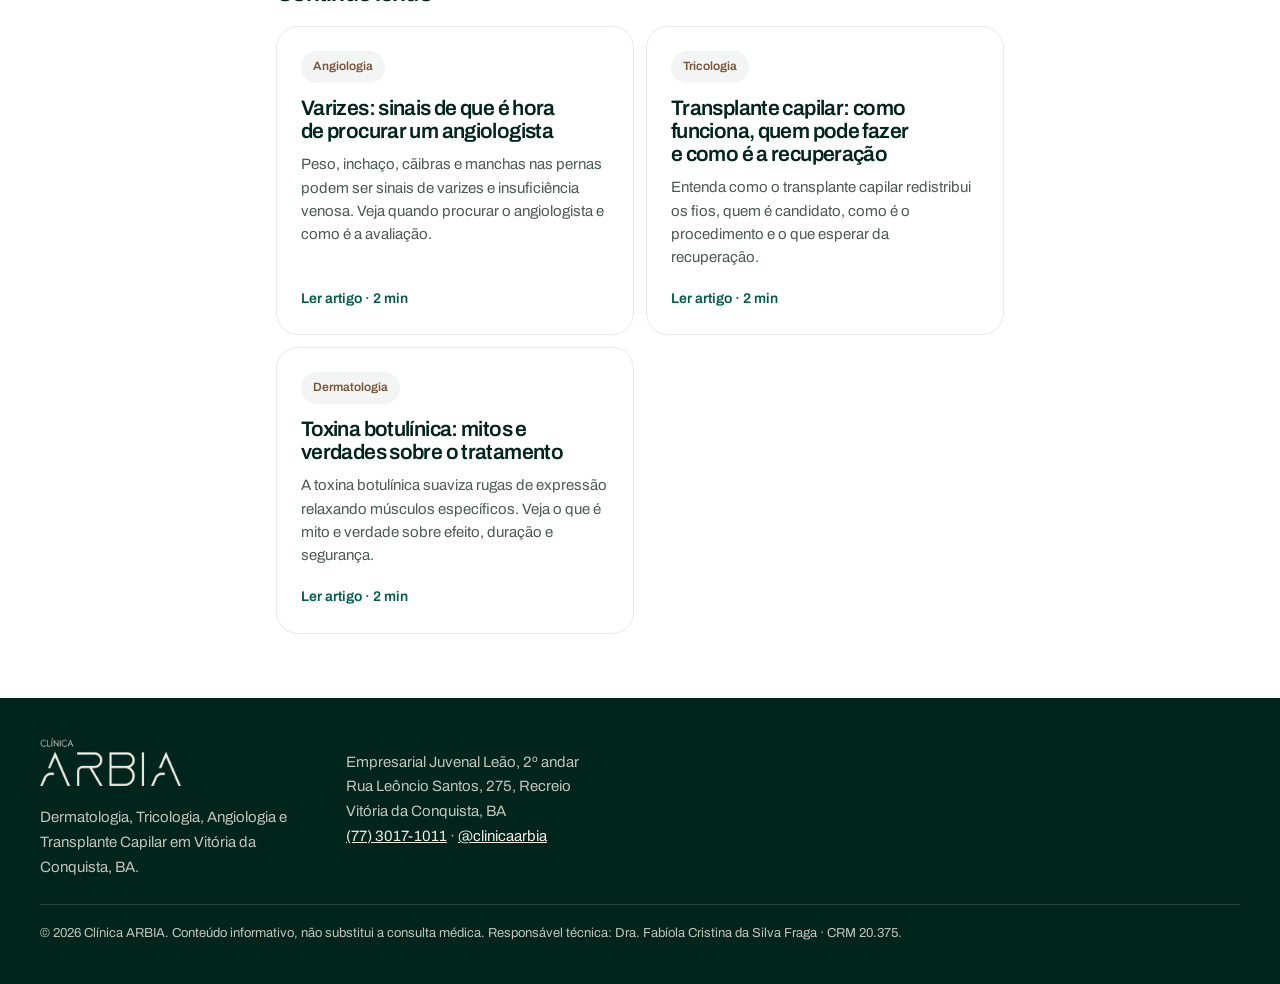
<file: blog/vasinhos-nas-pernas.html>
<!doctype html>
<html lang="pt-BR">
<head>
<meta charset="utf-8">
<meta name="viewport" content="width=device-width, initial-scale=1">
<title>Vasinhos nas pernas: o que são, por que aparecem e como tratar | Clínica ARBIA</title>
<meta name="description" content="Vasinhos são pequenos vasos dilatados na pele. Entenda as causas, quando podem indicar um problema de circulação e quais tratamentos existem.">
<link rel="canonical" href="https://www.clinicaarbia.com.br/blog/vasinhos-nas-pernas">
<meta name="robots" content="index, follow, max-image-preview:large">
<meta name="theme-color" content="#01241D">
<meta property="og:type" content="article">
<meta property="og:locale" content="pt_BR">
<meta property="og:site_name" content="Clínica ARBIA">
<meta property="og:title" content="Vasinhos nas pernas: o que são, por que aparecem e como tratar | Clínica ARBIA">
<meta property="og:description" content="Vasinhos são pequenos vasos dilatados na pele. Entenda as causas, quando podem indicar um problema de circulação e quais tratamentos existem.">
<meta property="og:url" content="https://www.clinicaarbia.com.br/blog/vasinhos-nas-pernas">
<meta property="og:image" content="https://www.clinicaarbia.com.br/og.jpg">
<meta name="twitter:card" content="summary_large_image">
<link rel="icon" href="/favicon.svg" type="image/svg+xml">
<link rel="preconnect" href="https://fonts.googleapis.com">
<link rel="preconnect" href="https://fonts.gstatic.com" crossorigin>
<link href="https://fonts.googleapis.com/css2?family=Archivo:wght@400;500;600&family=Cormorant+Garamond:ital,wght@1,500&display=swap" rel="stylesheet">
<link rel="stylesheet" href="/blog/blog.css">
<script type="application/ld+json">{"@context": "https://schema.org", "@graph": [{"@type": "BlogPosting", "headline": "Vasinhos nas pernas: o que são, por que aparecem e como tratar", "description": "Vasinhos são pequenos vasos dilatados na pele. Entenda as causas, quando podem indicar um problema de circulação e quais tratamentos existem.", "datePublished": "2026-10-23", "dateModified": "2026-10-23", "inLanguage": "pt-BR", "mainEntityOfPage": "https://www.clinicaarbia.com.br/blog/vasinhos-nas-pernas", "image": "https://www.clinicaarbia.com.br/og.jpg", "author": {"@type": "Organization", "name": "Clínica ARBIA", "url": "https://www.clinicaarbia.com.br/"}, "publisher": {"@type": "MedicalClinic", "@id": "https://www.clinicaarbia.com.br/#clinica", "name": "Clínica ARBIA", "url": "https://www.clinicaarbia.com.br/", "telephone": "+55-77-3017-1011"}, "about": "Angiologia", "articleSection": "Angiologia"}, {"@type": "BreadcrumbList", "itemListElement": [{"@type": "ListItem", "position": 1, "name": "Início", "item": "https://www.clinicaarbia.com.br/"}, {"@type": "ListItem", "position": 2, "name": "Blog", "item": "https://www.clinicaarbia.com.br/blog"}, {"@type": "ListItem", "position": 3, "name": "Vasinhos nas pernas: o que são, por que aparecem e como tratar", "item": "https://www.clinicaarbia.com.br/blog/vasinhos-nas-pernas"}]}, {"@type": "FAQPage", "mainEntity": [{"@type": "Question", "name": "Vasinhos podem virar varizes?", "acceptedAnswer": {"@type": "Answer", "text": "Os vasinhos em si não \"viram\" varizes, mas os dois têm causas em comum. Quem tem vasinhos pode ter ou desenvolver varizes, e por isso a avaliação da circulação é importante."}}, {"@type": "Question", "name": "Tratar os vasinhos faz eles nunca mais voltarem?", "acceptedAnswer": {"@type": "Answer", "text": "O vaso tratado tende a desaparecer, mas a predisposição continua. Novos vasinhos podem surgir com o tempo, e por isso hábitos de prevenção e acompanhamento periódico fazem parte do cuidado."}}, {"@type": "Question", "name": "Escleroterapia dói?", "acceptedAnswer": {"@type": "Answer", "text": "A agulha usada é muito fina e a maioria das pessoas descreve apenas um leve ardor no momento da aplicação. A sensibilidade varia de pessoa para pessoa."}}, {"@type": "Question", "name": "Posso tratar vasinhos no verão?", "acceptedAnswer": {"@type": "Answer", "text": "Depende da técnica. Alguns tratamentos pedem cuidado redobrado com o sol, e a médica orienta o melhor momento para cada caso."}}]}]}</script>
</head>
<body>
<header class="top">
  <a class="brand" href="/" aria-label="Clínica ARBIA — página inicial"><img src="/logo-arbia-verde.png" alt="Clínica ARBIA" width="105" height="36"></a>
  <nav aria-label="Principal">
    <a href="/">Início</a>
    <a href="/blog" aria-current="page">Blog</a>
    <a class="btn" href="https://wa.me/557730171011?text=Ol%C3%A1%21%20Li%20o%20artigo%20%22Vasinhos%20nas%20pernas%3A%20o%20que%20s%C3%A3o%2C%20por%20que%20aparecem%20e%20como%20tratar%22%20no%20blog%20e%20gostaria%20de%20agendar%20uma%20avalia%C3%A7%C3%A3o%20na%20Cl%C3%ADnica%20Arbia." target="_blank" rel="noopener">Agendar consulta ↗</a>
  </nav>
</header>
<main class="post">
<nav class="crumbs" aria-label="Trilha"><a href="/">Início</a> / <a href="/blog">Blog</a> / <span>Angiologia</span></nav>
<span class="tag">Angiologia</span>
<h1>Vasinhos nas pernas: o que são, por que aparecem e como tratar</h1>
<p class="meta"><time datetime="2026-10-23">23 de outubro de 2026</time> · 3 min de leitura · Especialidade na Arbia: Dra. Vanessa Lins</p>
<article>
<div class="lead"><p>Vasinhos são pequenos vasos sanguíneos dilatados que aparecem logo abaixo da pele, geralmente nas pernas, em tons de vermelho, roxo ou azul. O nome médico é telangiectasia. Na maioria das vezes eles são uma questão estética, mas também podem ser o primeiro sinal de uma alteração na circulação, por isso vale uma avaliação com angiologista antes de escolher o tratamento.</p></div>
<aside class="resumo" aria-label="Resumo"><strong>Em resumo</strong><ul><li>Vasinhos (telangiectasias) são vasos finos e dilatados, com menos de 1 mm.</li><li>Genética, hormônios, gestação e ficar muito tempo em pé ou sentado favorecem o aparecimento.</li><li>Podem estar ligados à insuficiência venosa, que só a avaliação médica identifica.</li><li>Os tratamentos mais comuns são a escleroterapia e o laser, indicados caso a caso.</li></ul></aside>
<h2 id="o-que-sao-os-vasinhos">O que são os vasinhos</h2>
<p>As veias das pernas trabalham contra a gravidade para levar o sangue de volta ao coração. Quando as paredes desses vasos ou as válvulas internas perdem eficiência, o sangue tende a se acumular e os vasos mais superficiais se dilatam. Os menores, com menos de 1 mm, são os vasinhos. Entre 1 e 3 mm costumam ser chamados de microvarizes, e acima disso, de varizes.</p>
<h2 id="por-que-eles-aparecem">Por que eles aparecem</h2>
<p>Não existe uma causa única. Os fatores mais comuns são:</p>
<ul><li><strong>Histórico familiar:</strong> quem tem pais ou avós com vasinhos ou varizes tem mais chance de desenvolvê-los.</li><li><strong>Hormônios:</strong> gestação, anticoncepcionais e reposição hormonal influenciam a parede dos vasos, o que explica por que são mais frequentes em mulheres.</li><li><strong>Rotina:</strong> passar muitas horas em pé ou sentado dificulta o retorno do sangue.</li><li><strong>Idade e peso:</strong> com o tempo e com o excesso de peso, a pressão sobre as veias aumenta.</li></ul>
<h2 id="vasinhos-sao-so-esteticos">Vasinhos são só estéticos?</h2>
<p>Muitas vezes, sim. Mas quando vêm acompanhados de pernas pesadas, inchaço no fim do dia, cãibras, coceira ou mudança de cor da pele, podem indicar insuficiência venosa. Nesses casos, tratar só o vaso visível não resolve, porque a origem do problema está em veias mais profundas. Por isso o angiologista examina as pernas e, quando necessário, pede um ultrassom com doppler antes de indicar o tratamento.</p>
<h2 id="como-e-feito-o-tratamento">Como é feito o tratamento</h2>
<p>A escolha depende do tamanho, da cor e da localização dos vasos, do tipo de pele e da saúde circulatória de cada pessoa.</p>
<ul><li><strong>Escleroterapia:</strong> aplicação de uma substância dentro do vaso com agulha bem fina, que faz o vaso fechar e ser absorvido pelo organismo aos poucos.</li><li><strong>Laser:</strong> atua pela superfície da pele e costuma ser indicado para vasos mais finos ou para quem não pode fazer a escleroterapia.</li><li><strong>Associação de técnicas:</strong> em muitos casos, os dois métodos são combinados ao longo de algumas sessões.</li></ul>
<p>Meias de compressão, atividade física e controle do peso ajudam a prevenir o aparecimento de novos vasos e fazem parte do cuidado depois do tratamento.</p>
<h2 id="quando-procurar-um-angiologista">Quando procurar um angiologista</h2>
<p>Procure avaliação se os vasinhos estão aumentando, se incomodam você ou se aparecem junto com dor, peso ou inchaço nas pernas. Dor forte e inchaço repentino em uma só perna é sinal de alerta e precisa de atendimento médico imediato, pois pode indicar trombose.</p>
<section class="faq"><h2 id="perguntas-frequentes">Perguntas frequentes</h2>
<details><summary>Vasinhos podem virar varizes?</summary><p>Os vasinhos em si não "viram" varizes, mas os dois têm causas em comum. Quem tem vasinhos pode ter ou desenvolver varizes, e por isso a avaliação da circulação é importante.</p></details>
<details><summary>Tratar os vasinhos faz eles nunca mais voltarem?</summary><p>O vaso tratado tende a desaparecer, mas a predisposição continua. Novos vasinhos podem surgir com o tempo, e por isso hábitos de prevenção e acompanhamento periódico fazem parte do cuidado.</p></details>
<details><summary>Escleroterapia dói?</summary><p>A agulha usada é muito fina e a maioria das pessoas descreve apenas um leve ardor no momento da aplicação. A sensibilidade varia de pessoa para pessoa.</p></details>
<details><summary>Posso tratar vasinhos no verão?</summary><p>Depende da técnica. Alguns tratamentos pedem cuidado redobrado com o sol, e a médica orienta o melhor momento para cada caso.</p></details>
</section>
</article>
<section class="cta">
  <span class="tag tag-dark">Agende sua avaliação</span>
  <h2>Converse com quem <em>cuida disso</em> todos os dias.</h2>
  <p>Na Clínica Arbia, angiologia é com Dra. Vanessa Lins<span class="cargo">Angiologia, Cirurgia Vascular e Endovascular</span></p>
  <a class="btn btn-light" href="https://wa.me/557730171011?text=Ol%C3%A1%21%20Li%20o%20artigo%20%22Vasinhos%20nas%20pernas%3A%20o%20que%20s%C3%A3o%2C%20por%20que%20aparecem%20e%20como%20tratar%22%20no%20blog%20e%20gostaria%20de%20agendar%20uma%20avalia%C3%A7%C3%A3o%20na%20Cl%C3%ADnica%20Arbia." target="_blank" rel="noopener">Agendar no WhatsApp ↗</a>
</section>
<p class="aviso">Este conteúdo é informativo e não substitui a avaliação médica. Diagnóstico e tratamento são individualizados.</p>
<section class="rel"><h2>Continue lendo</h2><div class="grid">
<a class="card" href="/blog/varizes-sinais-de-alerta"><span class="tag">Angiologia</span><h3>Varizes: sinais de que é hora de procurar um angiologista</h3><p>Peso, inchaço, cãibras e manchas nas pernas podem ser sinais de varizes e insuficiência venosa. Veja quando procurar o angiologista e como é a avaliação.</p><span class="more">Ler artigo · 2 min</span></a>
<a class="card" href="/blog/transplante-capilar-como-funciona"><span class="tag">Tricologia</span><h3>Transplante capilar: como funciona, quem pode fazer e como é a recuperação</h3><p>Entenda como o transplante capilar redistribui os fios, quem é candidato, como é o procedimento e o que esperar da recuperação.</p><span class="more">Ler artigo · 2 min</span></a>
<a class="card" href="/blog/toxina-botulinica-mitos-e-verdades"><span class="tag">Dermatologia</span><h3>Toxina botulínica: mitos e verdades sobre o tratamento</h3><p>A toxina botulínica suaviza rugas de expressão relaxando músculos específicos. Veja o que é mito e verdade sobre efeito, duração e segurança.</p><span class="more">Ler artigo · 2 min</span></a>
</div></section>
</main>
<footer class="foot">
  <div>
    <a class="brand" href="/"><img src="/logo-arbia-creme.png" alt="Clínica ARBIA" width="140" height="48"></a>
    <p>Dermatologia, Tricologia, Angiologia e Transplante Capilar em Vitória da Conquista, BA.</p>
  </div>
  <address>
    Empresarial Juvenal Leão, 2º andar<br>
    Rua Leôncio Santos, 275, Recreio<br>
    Vitória da Conquista, BA<br>
    <a href="tel:+557730171011">(77) 3017-1011</a> · <a href="https://www.instagram.com/clinicaarbia/">@clinicaarbia</a>
  </address>
  <p class="legal">© 2026 Clínica ARBIA. Conteúdo informativo, não substitui a consulta médica. Responsável técnica: Dra. Fabíola Cristina da Silva Fraga · CRM 20.375.</p>
</footer>
</body>
</html>
</file>
<file: blog/blog.css>
:root {
  --green-900: #01241D;
  --green-700: #003E33;
  --green-500: #005C4B;
  --cream: #F2EDE2;
  --wood: #9A6B43;
  --wood-text: #7a5434;
  --white: #FFFFFF;
  --gray: #F3F5F4;
  --border: #E6EAE8;
  --green-light: #E4EEE9;
  --text: #01241D;
  --muted: #4a5a55;
  --sans: 'Archivo', system-ui, -apple-system, sans-serif;
  --serif: 'Cormorant Garamond', Georgia, serif;
}

* { box-sizing: border-box; }
html { -webkit-text-size-adjust: 100%; }
body { margin: 0; background: var(--white); color: var(--text); font: 400 17px/1.65 var(--sans); }
a { color: var(--green-500); }
img { max-width: 100%; }

.brand { display: inline-flex; line-height: 0; }
.brand img { display: block; width: auto; }
.top .brand img { height: 36px; }
.foot .brand img { height: 48px; }

.top { position: sticky; top: 0; z-index: 10; display: flex; justify-content: space-between; align-items: center; gap: 16px; padding: 14px clamp(16px, 4vw, 40px); background: rgba(255,255,255,.92); backdrop-filter: blur(10px); border-bottom: 1px solid var(--border); }
.top nav { display: flex; align-items: center; gap: clamp(10px, 2.4vw, 28px); font-size: 15px; font-weight: 600; }
.top nav a { color: var(--text); text-decoration: none; }
.top nav a[aria-current] { color: var(--green-500); }

.btn { display: inline-flex; align-items: center; justify-content: center; min-height: 44px; padding: 0 18px; border-radius: 14px; background: var(--green-900); color: var(--cream) !important; font-weight: 600; text-decoration: none; white-space: nowrap; }
.btn:hover { background: var(--green-700); }
.btn-light { background: var(--green-light); color: var(--green-900) !important; }
.btn-light:hover { background: var(--white); }

.tag { display: inline-block; padding: 6px 12px; border-radius: 999px; background: var(--gray); color: var(--wood-text); font-size: 12px; font-weight: 600; }
.tag-dark { background: rgba(242,237,226,.12); color: var(--cream); }

h1, h2, h3 { font-weight: 600; letter-spacing: -0.03em; line-height: 1.1; text-wrap: balance; }
em { font-family: var(--serif); font-style: italic; font-weight: 500; color: var(--wood); letter-spacing: -0.01em; }

/* Índice */
.blog { max-width: 1200px; margin: 0 auto; padding: 0 clamp(16px, 4vw, 40px) 64px; }
.hero { padding: clamp(48px, 8vw, 110px) 0 clamp(28px, 4vw, 48px); max-width: 820px; }
.hero h1 { font-size: clamp(40px, 6vw, 78px); margin: 16px 0 18px; letter-spacing: -0.05em; line-height: 1; }
.hero p { font-size: clamp(17px, 1.6vw, 20px); color: var(--muted); margin: 0; max-width: 620px; }
.filtros { display: flex; flex-wrap: wrap; gap: 8px; margin-bottom: 24px; }
.filtros a { padding: 10px 16px; min-height: 44px; display: inline-flex; align-items: center; border-radius: 999px; border: 1px solid var(--border); color: var(--text); text-decoration: none; font-size: 14px; font-weight: 600; }
.filtros a:hover { background: var(--gray); }
.area { margin-top: 40px; scroll-margin-top: 90px; }
.area > h2 { font-size: clamp(24px, 2.6vw, 32px); margin: 0 0 16px; }

.grid { display: grid; grid-template-columns: repeat(auto-fill, minmax(min(100%, 320px), 1fr)); gap: 12px; }
.card { display: flex; flex-direction: column; gap: 10px; padding: 24px; border: 1px solid var(--border); border-radius: 22px; text-decoration: none; color: var(--text); background: var(--white); transition: box-shadow .3s, transform .3s; }
.card:hover { box-shadow: 0 22px 46px rgba(1,36,29,.10); transform: translateY(-3px); }
.card .tag { align-self: flex-start; }
.card h3 { font-size: 21px; margin: 4px 0 0; }
.card p { margin: 0; color: var(--muted); font-size: 15px; line-height: 1.55; }
.card .more { margin-top: auto; padding-top: 8px; font-size: 14px; font-weight: 600; color: var(--green-500); }

/* Artigo */
.post { max-width: 760px; margin: 0 auto; padding: clamp(28px, 5vw, 64px) 16px 64px; }
.crumbs { font-size: 14px; color: var(--muted); margin-bottom: 20px; }
.crumbs a { color: var(--muted); }
.post h1 { font-size: clamp(34px, 5vw, 56px); margin: 14px 0 14px; letter-spacing: -0.045em; line-height: 1.04; }
.meta { font-size: 14px; color: var(--muted); margin: 0 0 28px; }
.lead p { font-size: clamp(18px, 1.8vw, 21px); line-height: 1.6; }
article h2 { font-size: clamp(25px, 3vw, 32px); margin: 44px 0 12px; scroll-margin-top: 90px; }
article h3 { font-size: 20px; margin: 28px 0 8px; }
article p, article li { color: #1d322c; }
article ul { padding-left: 22px; }
article li { margin: 6px 0; }
.resumo { margin: 28px 0 8px; padding: 22px 24px; border-radius: 22px; background: var(--green-light); }
.resumo strong { display: block; font-size: 13px; letter-spacing: .08em; text-transform: uppercase; color: var(--green-500); margin-bottom: 6px; }
.resumo ul { margin: 0; }

.faq details { border: 1px solid var(--border); border-radius: 16px; padding: 0 20px; margin: 10px 0; }
.faq summary { cursor: pointer; font-weight: 600; padding: 16px 0; min-height: 44px; list-style: none; display: flex; justify-content: space-between; gap: 16px; }
.faq summary::-webkit-details-marker { display: none; }
.faq summary::after { content: '+'; color: var(--green-500); font-size: 22px; line-height: 1; }
.faq details[open] summary::after { content: '–'; }
.faq details p { margin: 0 0 18px; }

.cta { margin-top: 48px; padding: clamp(28px, 5vw, 48px); border-radius: 28px; background: linear-gradient(135deg, var(--green-900), var(--green-700)); color: var(--cream); }
.cta h2 { font-size: clamp(28px, 3.4vw, 40px); margin: 14px 0 12px; color: var(--cream); }
.cta em { color: #d9b48f; }
.cta p { color: rgba(242,237,226,.85); margin: 0 0 22px; }
.cta .cargo { display: block; font-size: 14px; opacity: .8; margin-top: 4px; }
.aviso { font-size: 13px; color: var(--muted); margin-top: 16px; }

.rel { margin-top: 56px; }
.rel > h2 { font-size: 24px; }

.foot { display: grid; grid-template-columns: repeat(auto-fit, minmax(min(100%, 260px), 1fr)); gap: 24px; padding: 40px clamp(16px, 4vw, 40px); background: var(--green-900); color: var(--cream); font-size: 15px; }
.foot p, .foot address { margin: 12px 0 0; font-style: normal; color: rgba(242,237,226,.8); }
.foot a { color: var(--cream); }
.foot .legal { grid-column: 1 / -1; font-size: 13px; border-top: 1px solid rgba(242,237,226,.15); padding-top: 18px; margin: 0; }

@media (max-width: 560px) {
  .top nav a:not(.btn):first-child { display: none; }
  .btn { padding: 0 14px; font-size: 14px; }
}
</file>
